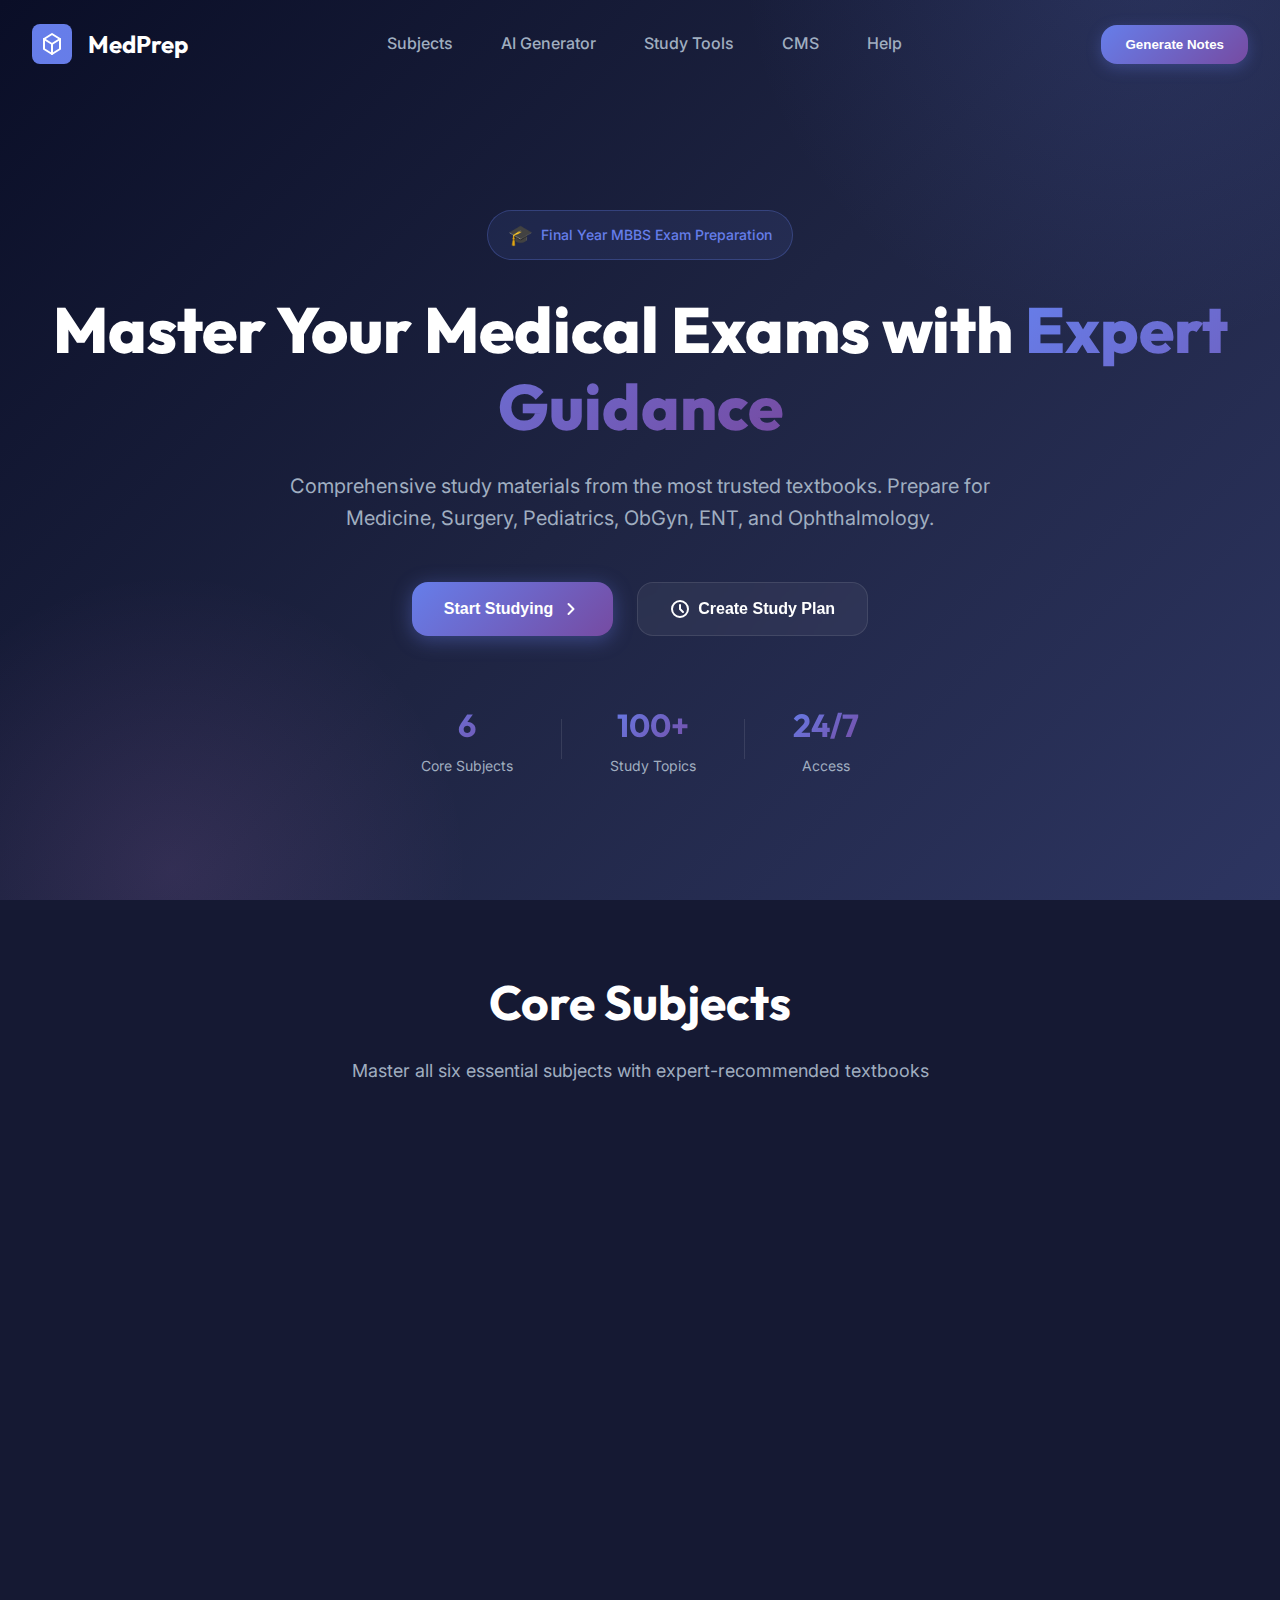
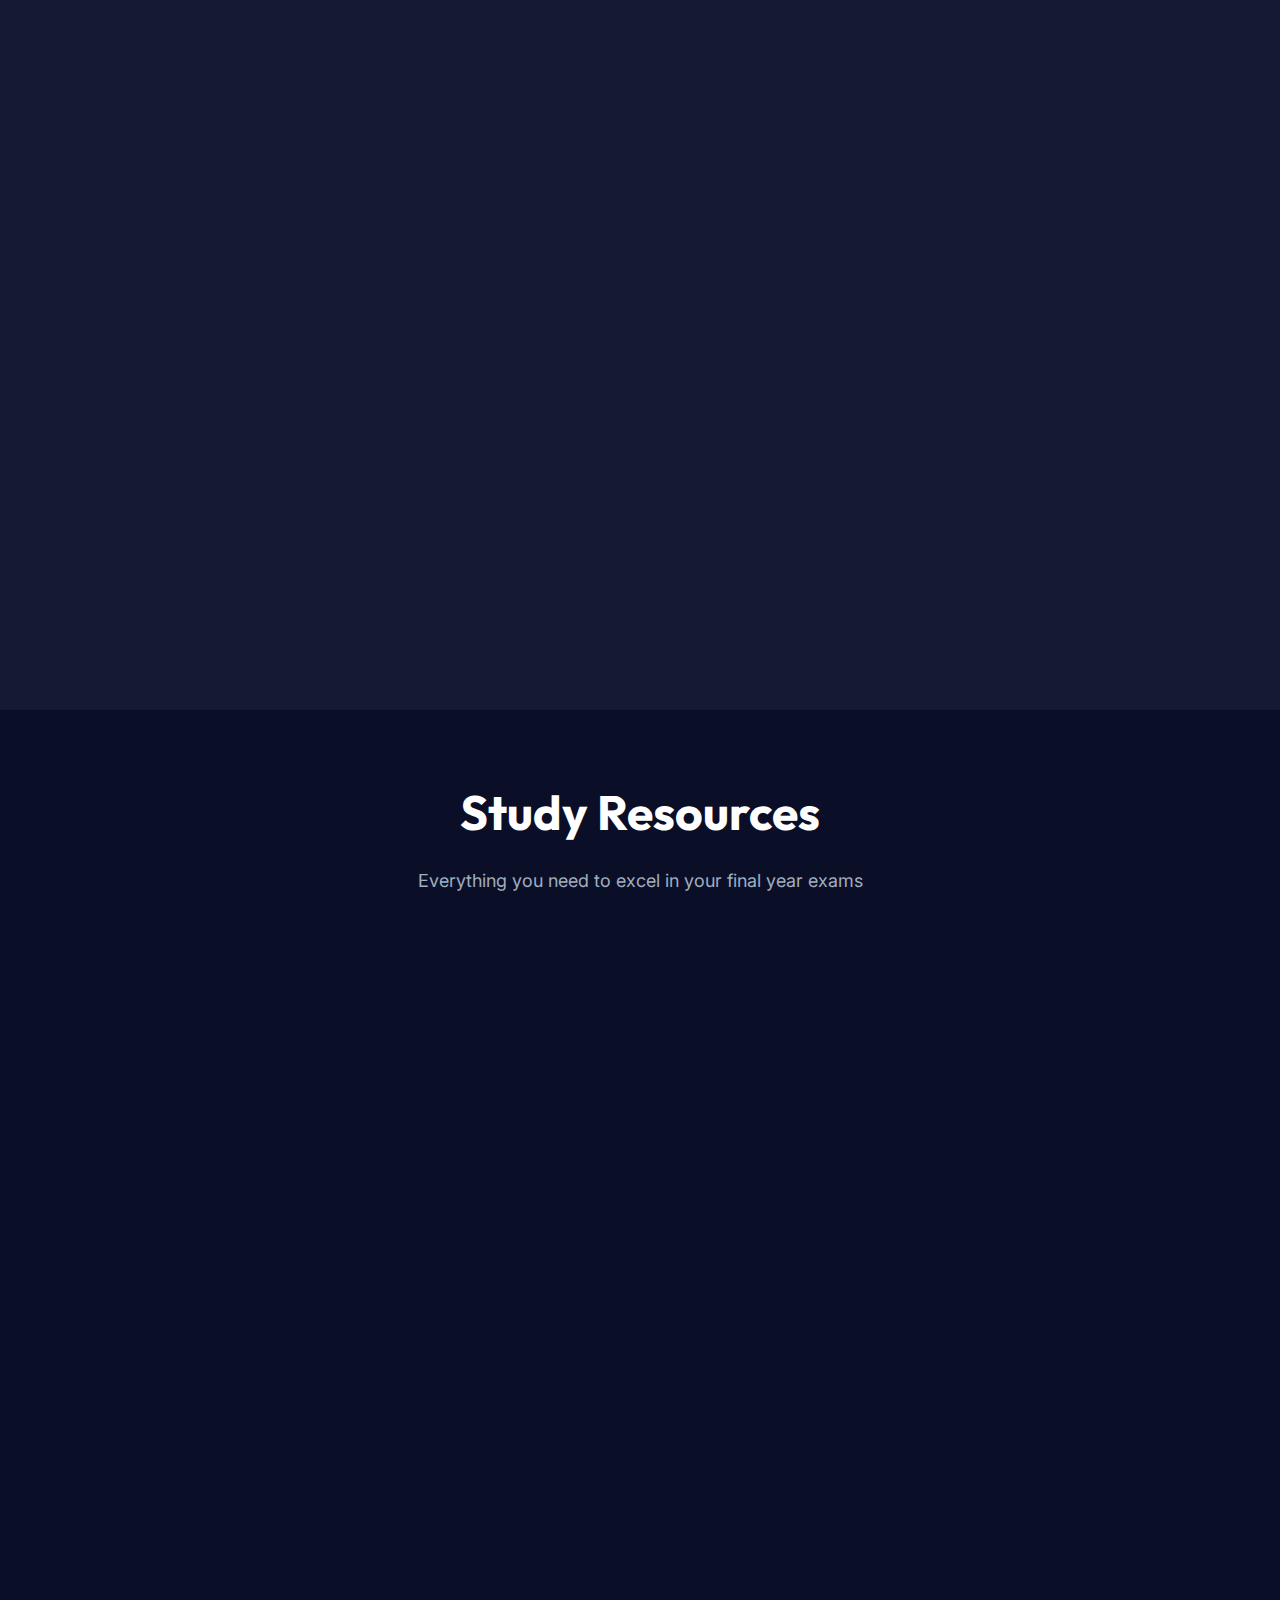
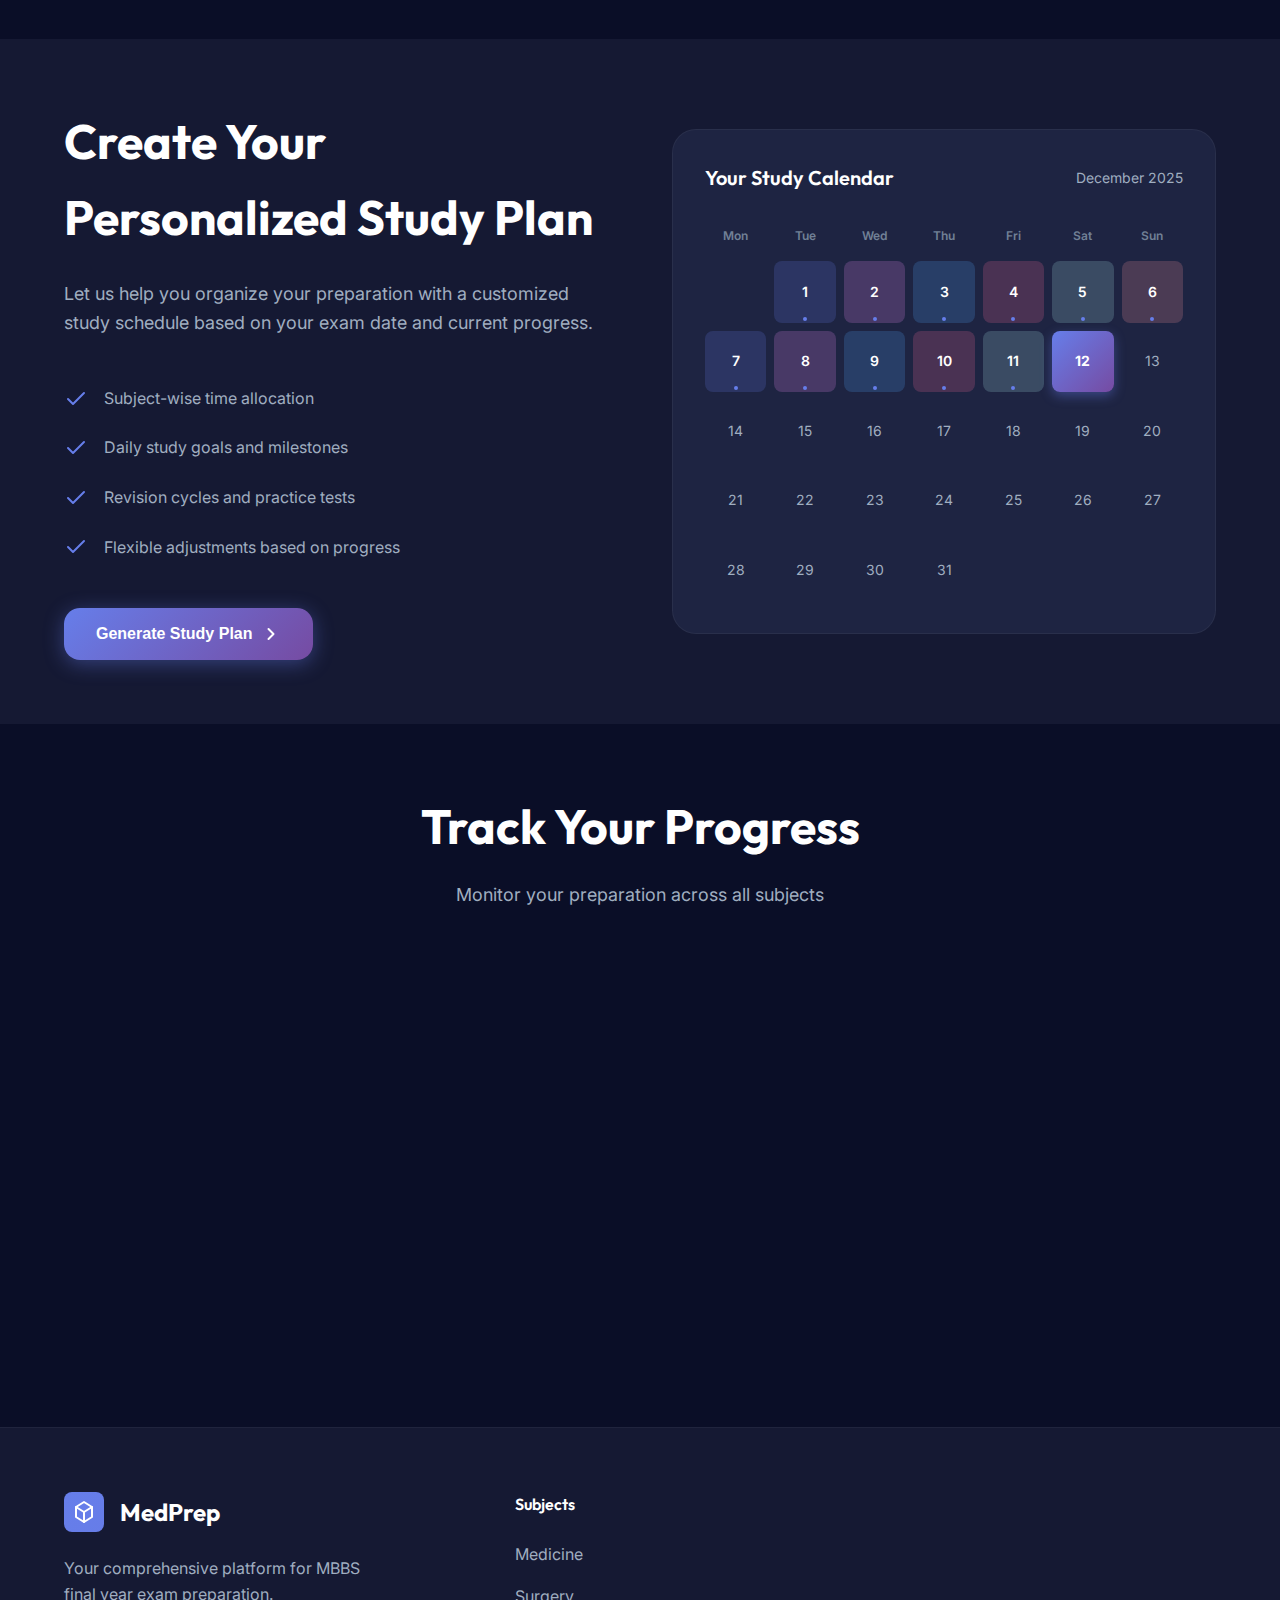
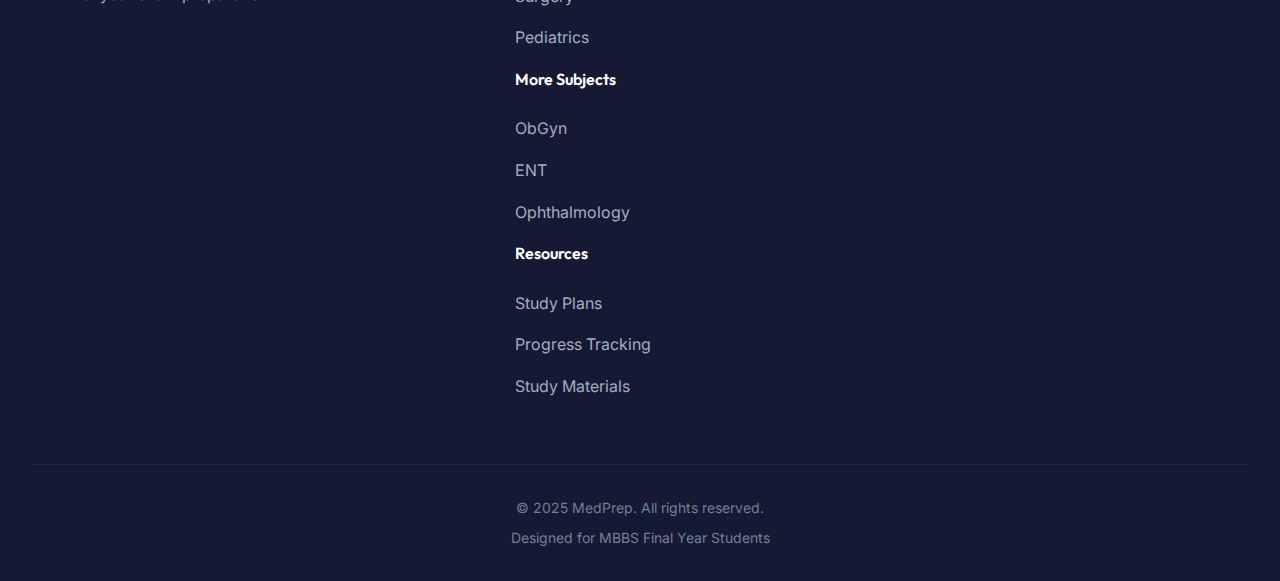
<file: index.html>
<!DOCTYPE html>
<html lang="en">

<head>
    <meta charset="UTF-8">
    <meta name="viewport" content="width=device-width, initial-scale=1.0">
    <title>MBBS Final Year Exam Prep | Master Your Medical Exams</title>
    <meta name="description"
        content="Comprehensive exam preparation platform for final year MBBS students. Study Medicine, Surgery, Pediatrics, ObGyn, ENT, and Ophthalmology with expert-recommended textbooks.">
    <link rel="preconnect" href="https://fonts.googleapis.com">
    <link rel="preconnect" href="https://fonts.gstatic.com" crossorigin>
    <link
        href="https://fonts.googleapis.com/css2?family=Inter:wght@300;400;500;600;700;800&family=Outfit:wght@400;500;600;700;800&display=swap"
        rel="stylesheet">
    <link rel="stylesheet" href="index.css">
</head>

<body>
    <!-- Hero Section -->
    <header class="hero">
        <div class="hero-background"></div>
        <nav class="navbar">
            <div class="nav-container">
                <div class="logo">
                    <svg width="40" height="40" viewBox="0 0 40 40" fill="none" xmlns="http://www.w3.org/2000/svg">
                        <rect width="40" height="40" rx="8" fill="url(#logo-gradient)" />
                        <path d="M20 10L28 15V25L20 30L12 25V15L20 10Z" stroke="white" stroke-width="2"
                            stroke-linecap="round" stroke-linejoin="round" />
                        <path d="M20 20L28 15M20 20L12 15M20 20V30" stroke="white" stroke-width="2"
                            stroke-linecap="round" stroke-linejoin="round" />
                        <defs>
                            <linearGradient id="logo-gradient" x1="0" y1="0" x2="40" y2="40">
                                <stop offset="0%" stop-color="#667eea" />
                                <stop offset="100%" stop-color="#764ba2" />
                            </linearGradient>
                        </defs>
                    </svg>
                    <span>MedPrep</span>
                </div>
                <ul class="nav-links">
                    <li><a href="#subjects">Subjects</a></li>
                    <li><a href="content-generator.html">AI Generator</a></li>
                    <li><a href="study-tools.html">Study Tools</a></li>
                    <li><a href="cms.html">CMS</a></li>
                    <li><a href="help.html">Help</a></li>
                </ul>
                <button class="cta-button" onclick="window.location.href='content-generator.html'">Generate
                    Notes</button>
            </div>
        </nav>

        <div class="hero-content">
            <div class="hero-badge">
                <span class="badge-icon">🎓</span>
                <span>Final Year MBBS Exam Preparation</span>
            </div>
            <h1 class="hero-title">
                Master Your Medical Exams with
                <span class="gradient-text">Expert Guidance</span>
            </h1>
            <p class="hero-subtitle">
                Comprehensive study materials from the most trusted textbooks.
                Prepare for Medicine, Surgery, Pediatrics, ObGyn, ENT, and Ophthalmology.
            </p>
            <div class="hero-actions">
                <button class="primary-button" onclick="scrollToSubjects()">
                    <span>Start Studying</span>
                    <svg width="20" height="20" viewBox="0 0 20 20" fill="none">
                        <path d="M7.5 15L12.5 10L7.5 5" stroke="currentColor" stroke-width="2" stroke-linecap="round"
                            stroke-linejoin="round" />
                    </svg>
                </button>
                <button class="secondary-button" onclick="showStudyPlan()">
                    <svg width="20" height="20" viewBox="0 0 20 20" fill="none">
                        <path
                            d="M10 18C14.4183 18 18 14.4183 18 10C18 5.58172 14.4183 2 10 2C5.58172 2 2 5.58172 2 10C2 14.4183 5.58172 18 10 18Z"
                            stroke="currentColor" stroke-width="2" />
                        <path d="M10 6V10L13 13" stroke="currentColor" stroke-width="2" stroke-linecap="round" />
                    </svg>
                    <span>Create Study Plan</span>
                </button>
            </div>
            <div class="hero-stats">
                <div class="stat-item">
                    <div class="stat-number">6</div>
                    <div class="stat-label">Core Subjects</div>
                </div>
                <div class="stat-divider"></div>
                <div class="stat-item">
                    <div class="stat-number">100+</div>
                    <div class="stat-label">Study Topics</div>
                </div>
                <div class="stat-divider"></div>
                <div class="stat-item">
                    <div class="stat-number">24/7</div>
                    <div class="stat-label">Access</div>
                </div>
            </div>
        </div>
    </header>

    <!-- Subjects Section -->
    <section id="subjects" class="subjects-section">
        <div class="container">
            <div class="section-header">
                <h2 class="section-title">Core Subjects</h2>
                <p class="section-subtitle">Master all six essential subjects with expert-recommended textbooks</p>
            </div>

            <div class="subjects-grid">
                <!-- Medicine -->
                <div class="subject-card" data-subject="medicine">
                    <div class="subject-icon" style="background: linear-gradient(135deg, #667eea 0%, #764ba2 100%);">
                        <svg width="32" height="32" viewBox="0 0 32 32" fill="none">
                            <path
                                d="M16 28C22.6274 28 28 22.6274 28 16C28 9.37258 22.6274 4 16 4C9.37258 4 4 9.37258 4 16C4 22.6274 9.37258 28 16 28Z"
                                stroke="white" stroke-width="2" />
                            <path d="M16 10V22M10 16H22" stroke="white" stroke-width="2" stroke-linecap="round" />
                        </svg>
                    </div>
                    <div class="subject-content">
                        <h3 class="subject-title">Medicine</h3>
                        <p class="subject-author">Reference: Archith Boloor</p>
                        <p class="subject-description">Comprehensive internal medicine covering all major systems and
                            clinical scenarios.</p>
                        <div class="subject-topics">
                            <span class="topic-tag">Cardiology</span>
                            <span class="topic-tag">Respiratory</span>
                            <span class="topic-tag">GIT</span>
                            <span class="topic-tag">+12 more</span>
                        </div>
                    </div>
                    <button class="subject-button" onclick="openSubject('medicine')">
                        <span>Start Learning</span>
                        <svg width="16" height="16" viewBox="0 0 16 16" fill="none">
                            <path d="M6 12L10 8L6 4" stroke="currentColor" stroke-width="2" stroke-linecap="round" />
                        </svg>
                    </button>
                </div>

                <!-- Surgery -->
                <div class="subject-card" data-subject="surgery">
                    <div class="subject-icon" style="background: linear-gradient(135deg, #f093fb 0%, #f5576c 100%);">
                        <svg width="32" height="32" viewBox="0 0 32 32" fill="none">
                            <path d="M8 24L24 8M24 8H14M24 8V18" stroke="white" stroke-width="2" stroke-linecap="round"
                                stroke-linejoin="round" />
                            <path d="M8 24L4 28" stroke="white" stroke-width="2" stroke-linecap="round" />
                        </svg>
                    </div>
                    <div class="subject-content">
                        <h3 class="subject-title">Surgery</h3>
                        <p class="subject-author">Reference: SRB</p>
                        <p class="subject-description">Essential surgical principles, techniques, and clinical
                            management strategies.</p>
                        <div class="subject-topics">
                            <span class="topic-tag">General Surgery</span>
                            <span class="topic-tag">Trauma</span>
                            <span class="topic-tag">Oncology</span>
                            <span class="topic-tag">+10 more</span>
                        </div>
                    </div>
                    <button class="subject-button" onclick="openSubject('surgery')">
                        <span>Start Learning</span>
                        <svg width="16" height="16" viewBox="0 0 16 16" fill="none">
                            <path d="M6 12L10 8L6 4" stroke="currentColor" stroke-width="2" stroke-linecap="round" />
                        </svg>
                    </button>
                    <button class="subject-button" onclick="window.location.href='textbook-srb.html'"
                        style="margin-top: 0.5rem; background: rgba(240, 147, 251, 0.1); border: 1px solid rgba(240, 147, 251, 0.3);">
                        <span>📖 View Textbook</span>
                    </button>
                </div>

                <!-- Pediatrics -->
                <div class="subject-card" data-subject="pediatrics">
                    <div class="subject-icon" style="background: linear-gradient(135deg, #4facfe 0%, #00f2fe 100%);">
                        <svg width="32" height="32" viewBox="0 0 32 32" fill="none">
                            <circle cx="16" cy="10" r="4" stroke="white" stroke-width="2" />
                            <path d="M24 28C24 23.5817 20.4183 20 16 20C11.5817 20 8 23.5817 8 28" stroke="white"
                                stroke-width="2" stroke-linecap="round" />
                        </svg>
                    </div>
                    <div class="subject-content">
                        <h3 class="subject-title">Pediatrics</h3>
                        <p class="subject-author">Reference: OP Ghai</p>
                        <p class="subject-description">Child health, development, and pediatric disease management from
                            birth to adolescence.</p>
                        <div class="subject-topics">
                            <span class="topic-tag">Neonatology</span>
                            <span class="topic-tag">Growth</span>
                            <span class="topic-tag">Immunization</span>
                            <span class="topic-tag">+15 more</span>
                        </div>
                    </div>
                    <button class="subject-button" onclick="openSubject('pediatrics')">
                        <span>Start Learning</span>
                        <svg width="16" height="16" viewBox="0 0 16 16" fill="none">
                            <path d="M6 12L10 8L6 4" stroke="currentColor" stroke-width="2" stroke-linecap="round" />
                        </svg>
                    </button>
                    <button class="subject-button" onclick="window.location.href='textbook-ghai.html'"
                        style="margin-top: 0.5rem; background: rgba(79, 172, 254, 0.1); border: 1px solid rgba(79, 172, 254, 0.3);">
                        <span>📖 View Textbook</span>
                    </button>
                </div>

                <!-- ObGyn -->
                <div class="subject-card" data-subject="obgyn">
                    <div class="subject-icon" style="background: linear-gradient(135deg, #fa709a 0%, #fee140 100%);">
                        <svg width="32" height="32" viewBox="0 0 32 32" fill="none">
                            <path
                                d="M16 28C22.6274 28 28 22.6274 28 16C28 9.37258 22.6274 4 16 4C9.37258 4 4 9.37258 4 16C4 22.6274 9.37258 28 16 28Z"
                                stroke="white" stroke-width="2" />
                            <path
                                d="M12 16C12 13.7909 13.7909 12 16 12C18.2091 12 20 13.7909 20 16C20 18.2091 18.2091 20 16 20"
                                stroke="white" stroke-width="2" stroke-linecap="round" />
                        </svg>
                    </div>
                    <div class="subject-content">
                        <h3 class="subject-title">Obstetrics & Gynecology</h3>
                        <p class="subject-author">Reference: DC Datta</p>
                        <p class="subject-description">Women's health, pregnancy management, and gynecological
                            disorders.</p>
                        <div class="subject-topics">
                            <span class="topic-tag">Antenatal Care</span>
                            <span class="topic-tag">Labor</span>
                            <span class="topic-tag">Gynec Disorders</span>
                            <span class="topic-tag">+14 more</span>
                        </div>
                    </div>
                    <button class="subject-button" onclick="openSubject('obgyn')">
                        <span>Start Learning</span>
                        <svg width="16" height="16" viewBox="0 0 16 16" fill="none">
                            <path d="M6 12L10 8L6 4" stroke="currentColor" stroke-width="2" stroke-linecap="round" />
                        </svg>
                    </button>
                    <button class="subject-button" onclick="window.location.href='textbook-dcdutta.html'"
                        style="margin-top: 0.5rem; background: rgba(250, 112, 154, 0.1); border: 1px solid rgba(250, 112, 154, 0.3);">
                        <span>📖 View Textbook</span>
                    </button>
                </div>

                <!-- ENT -->
                <div class="subject-card" data-subject="ent">
                    <div class="subject-icon" style="background: linear-gradient(135deg, #a8edea 0%, #fed6e3 100%);">
                        <svg width="32" height="32" viewBox="0 0 32 32" fill="none">
                            <path
                                d="M20 16C20 18.2091 18.2091 20 16 20C13.7909 20 12 18.2091 12 16C12 13.7909 13.7909 12 16 12C18.2091 12 20 13.7909 20 16Z"
                                stroke="white" stroke-width="2" />
                            <path d="M16 4V8M16 24V28M28 16H24M8 16H4" stroke="white" stroke-width="2"
                                stroke-linecap="round" />
                        </svg>
                    </div>
                    <div class="subject-content">
                        <h3 class="subject-title">ENT</h3>
                        <p class="subject-author">Reference: PL Dhingra</p>
                        <p class="subject-description">Ear, nose, and throat disorders with clinical examination
                            techniques.</p>
                        <div class="subject-topics">
                            <span class="topic-tag">Otology</span>
                            <span class="topic-tag">Rhinology</span>
                            <span class="topic-tag">Laryngology</span>
                            <span class="topic-tag">+8 more</span>
                        </div>
                    </div>
                    <button class="subject-button" onclick="openSubject('ent')">
                        <span>Start Learning</span>
                        <svg width="16" height="16" viewBox="0 0 16 16" fill="none">
                            <path d="M6 12L10 8L6 4" stroke="currentColor" stroke-width="2" stroke-linecap="round" />
                        </svg>
                    </button>
                </div>

                <!-- Ophthalmology -->
                <div class="subject-card" data-subject="ophthalmology">
                    <div class="subject-icon" style="background: linear-gradient(135deg, #ff9a9e 0%, #fecfef 100%);">
                        <svg width="32" height="32" viewBox="0 0 32 32" fill="none">
                            <path
                                d="M16 20C18.2091 20 20 18.2091 20 16C20 13.7909 18.2091 12 16 12C13.7909 12 12 13.7909 12 16C12 18.2091 13.7909 20 16 20Z"
                                stroke="white" stroke-width="2" />
                            <path d="M4 16C4 16 8 8 16 8C24 8 28 16 28 16C28 16 24 24 16 24C8 24 4 16 4 16Z"
                                stroke="white" stroke-width="2" />
                        </svg>
                    </div>
                    <div class="subject-content">
                        <h3 class="subject-title">Ophthalmology</h3>
                        <p class="subject-author">Reference: AK Khurana</p>
                        <p class="subject-description">Eye diseases, visual disorders, and ophthalmic examination
                            methods.</p>
                        <div class="subject-topics">
                            <span class="topic-tag">Refraction</span>
                            <span class="topic-tag">Cataract</span>
                            <span class="topic-tag">Glaucoma</span>
                            <span class="topic-tag">+11 more</span>
                        </div>
                    </div>
                    <button class="subject-button" onclick="openSubject('ophthalmology')">
                        <span>Start Learning</span>
                        <svg width="16" height="16" viewBox="0 0 16 16" fill="none">
                            <path d="M6 12L10 8L6 4" stroke="currentColor" stroke-width="2" stroke-linecap="round" />
                        </svg>
                    </button>
                </div>
            </div>
        </div>
    </section>

    <!-- Features Section -->
    <section id="resources" class="features-section">
        <div class="container">
            <div class="section-header">
                <h2 class="section-title">Study Resources</h2>
                <p class="section-subtitle">Everything you need to excel in your final year exams</p>
            </div>

            <div class="features-grid">
                <div class="feature-card">
                    <div class="feature-icon">📚</div>
                    <h3>Comprehensive Notes</h3>
                    <p>Detailed chapter-wise notes from all recommended textbooks, organized for easy revision.</p>
                </div>

                <div class="feature-card">
                    <div class="feature-icon">🎯</div>
                    <h3>Practice Questions</h3>
                    <p>Extensive question banks with detailed explanations to test your knowledge.</p>
                </div>

                <div class="feature-card">
                    <div class="feature-icon">📊</div>
                    <h3>Progress Tracking</h3>
                    <p>Monitor your study progress across all subjects with detailed analytics.</p>
                </div>

                <div class="feature-card">
                    <div class="feature-icon">⏰</div>
                    <h3>Study Schedules</h3>
                    <p>Customizable study plans tailored to your exam timeline and learning pace.</p>
                </div>

                <div class="feature-card">
                    <div class="feature-icon">🔍</div>
                    <h3>Quick Revision</h3>
                    <p>High-yield topics and mnemonics for last-minute exam preparation.</p>
                </div>

                <div class="feature-card">
                    <div class="feature-icon">💡</div>
                    <h3>Clinical Cases</h3>
                    <p>Real-world clinical scenarios to enhance your diagnostic and management skills.</p>
                </div>
            </div>
        </div>
    </section>

    <!-- Study Plan Section -->
    <section id="study-plan" class="study-plan-section">
        <div class="container">
            <div class="study-plan-content">
                <div class="study-plan-text">
                    <h2 class="section-title">Create Your Personalized Study Plan</h2>
                    <p class="section-subtitle">Let us help you organize your preparation with a customized study
                        schedule based on your exam date and current progress.</p>

                    <div class="plan-features">
                        <div class="plan-feature">
                            <svg width="24" height="24" viewBox="0 0 24 24" fill="none">
                                <path d="M20 6L9 17L4 12" stroke="#667eea" stroke-width="2" stroke-linecap="round"
                                    stroke-linejoin="round" />
                            </svg>
                            <span>Subject-wise time allocation</span>
                        </div>
                        <div class="plan-feature">
                            <svg width="24" height="24" viewBox="0 0 24 24" fill="none">
                                <path d="M20 6L9 17L4 12" stroke="#667eea" stroke-width="2" stroke-linecap="round"
                                    stroke-linejoin="round" />
                            </svg>
                            <span>Daily study goals and milestones</span>
                        </div>
                        <div class="plan-feature">
                            <svg width="24" height="24" viewBox="0 0 24 24" fill="none">
                                <path d="M20 6L9 17L4 12" stroke="#667eea" stroke-width="2" stroke-linecap="round"
                                    stroke-linejoin="round" />
                            </svg>
                            <span>Revision cycles and practice tests</span>
                        </div>
                        <div class="plan-feature">
                            <svg width="24" height="24" viewBox="0 0 24 24" fill="none">
                                <path d="M20 6L9 17L4 12" stroke="#667eea" stroke-width="2" stroke-linecap="round"
                                    stroke-linejoin="round" />
                            </svg>
                            <span>Flexible adjustments based on progress</span>
                        </div>
                    </div>

                    <button class="primary-button" onclick="showStudyPlan()">
                        <span>Generate Study Plan</span>
                        <svg width="20" height="20" viewBox="0 0 20 20" fill="none">
                            <path d="M7.5 15L12.5 10L7.5 5" stroke="currentColor" stroke-width="2"
                                stroke-linecap="round" stroke-linejoin="round" />
                        </svg>
                    </button>
                </div>

                <div class="study-plan-visual">
                    <div class="calendar-card">
                        <div class="calendar-header">
                            <h4>Your Study Calendar</h4>
                            <span class="calendar-month">December 2025</span>
                        </div>
                        <div class="calendar-grid">
                            <div class="calendar-day">Mon</div>
                            <div class="calendar-day">Tue</div>
                            <div class="calendar-day">Wed</div>
                            <div class="calendar-day">Thu</div>
                            <div class="calendar-day">Fri</div>
                            <div class="calendar-day">Sat</div>
                            <div class="calendar-day">Sun</div>

                            <div class="calendar-date"></div>
                            <div class="calendar-date active" data-subject="medicine">1</div>
                            <div class="calendar-date active" data-subject="surgery">2</div>
                            <div class="calendar-date active" data-subject="pediatrics">3</div>
                            <div class="calendar-date active" data-subject="obgyn">4</div>
                            <div class="calendar-date active" data-subject="ent">5</div>
                            <div class="calendar-date active" data-subject="ophthalmology">6</div>
                            <div class="calendar-date active" data-subject="medicine">7</div>
                            <div class="calendar-date active" data-subject="surgery">8</div>
                            <div class="calendar-date active" data-subject="pediatrics">9</div>
                            <div class="calendar-date active" data-subject="obgyn">10</div>
                            <div class="calendar-date active" data-subject="ent">11</div>
                            <div class="calendar-date current">12</div>
                            <div class="calendar-date">13</div>
                            <div class="calendar-date">14</div>
                            <div class="calendar-date">15</div>
                            <div class="calendar-date">16</div>
                            <div class="calendar-date">17</div>
                            <div class="calendar-date">18</div>
                            <div class="calendar-date">19</div>
                            <div class="calendar-date">20</div>
                            <div class="calendar-date">21</div>
                            <div class="calendar-date">22</div>
                            <div class="calendar-date">23</div>
                            <div class="calendar-date">24</div>
                            <div class="calendar-date">25</div>
                            <div class="calendar-date">26</div>
                            <div class="calendar-date">27</div>
                            <div class="calendar-date">28</div>
                            <div class="calendar-date">29</div>
                            <div class="calendar-date">30</div>
                            <div class="calendar-date">31</div>
                        </div>
                    </div>
                </div>
            </div>
        </div>
    </section>

    <!-- Progress Section -->
    <section id="progress" class="progress-section">
        <div class="container">
            <div class="section-header">
                <h2 class="section-title">Track Your Progress</h2>
                <p class="section-subtitle">Monitor your preparation across all subjects</p>
            </div>

            <div class="progress-grid">
                <div class="progress-card">
                    <div class="progress-header">
                        <h4>Medicine</h4>
                        <span class="progress-percentage">65%</span>
                    </div>
                    <div class="progress-bar">
                        <div class="progress-fill"
                            style="width: 65%; background: linear-gradient(90deg, #667eea 0%, #764ba2 100%);"></div>
                    </div>
                    <p class="progress-info">13 of 20 chapters completed</p>
                </div>

                <div class="progress-card">
                    <div class="progress-header">
                        <h4>Surgery</h4>
                        <span class="progress-percentage">48%</span>
                    </div>
                    <div class="progress-bar">
                        <div class="progress-fill"
                            style="width: 48%; background: linear-gradient(90deg, #f093fb 0%, #f5576c 100%);"></div>
                    </div>
                    <p class="progress-info">10 of 21 chapters completed</p>
                </div>

                <div class="progress-card">
                    <div class="progress-header">
                        <h4>Pediatrics</h4>
                        <span class="progress-percentage">72%</span>
                    </div>
                    <div class="progress-bar">
                        <div class="progress-fill"
                            style="width: 72%; background: linear-gradient(90deg, #4facfe 0%, #00f2fe 100%);"></div>
                    </div>
                    <p class="progress-info">18 of 25 chapters completed</p>
                </div>

                <div class="progress-card">
                    <div class="progress-header">
                        <h4>ObGyn</h4>
                        <span class="progress-percentage">55%</span>
                    </div>
                    <div class="progress-bar">
                        <div class="progress-fill"
                            style="width: 55%; background: linear-gradient(90deg, #fa709a 0%, #fee140 100%);"></div>
                    </div>
                    <p class="progress-info">11 of 20 chapters completed</p>
                </div>

                <div class="progress-card">
                    <div class="progress-header">
                        <h4>ENT</h4>
                        <span class="progress-percentage">80%</span>
                    </div>
                    <div class="progress-bar">
                        <div class="progress-fill"
                            style="width: 80%; background: linear-gradient(90deg, #a8edea 0%, #fed6e3 100%);"></div>
                    </div>
                    <p class="progress-info">12 of 15 chapters completed</p>
                </div>

                <div class="progress-card">
                    <div class="progress-header">
                        <h4>Ophthalmology</h4>
                        <span class="progress-percentage">60%</span>
                    </div>
                    <div class="progress-bar">
                        <div class="progress-fill"
                            style="width: 60%; background: linear-gradient(90deg, #ff9a9e 0%, #fecfef 100%);"></div>
                    </div>
                    <p class="progress-info">9 of 15 chapters completed</p>
                </div>
            </div>
        </div>
    </section>

    <!-- Footer -->
    <footer class="footer">
        <div class="container">
            <div class="footer-content">
                <div class="footer-brand">
                    <div class="logo">
                        <svg width="40" height="40" viewBox="0 0 40 40" fill="none" xmlns="http://www.w3.org/2000/svg">
                            <rect width="40" height="40" rx="8" fill="url(#footer-logo-gradient)" />
                            <path d="M20 10L28 15V25L20 30L12 25V15L20 10Z" stroke="white" stroke-width="2"
                                stroke-linecap="round" stroke-linejoin="round" />
                            <path d="M20 20L28 15M20 20L12 15M20 20V30" stroke="white" stroke-width="2"
                                stroke-linecap="round" stroke-linejoin="round" />
                            <defs>
                                <linearGradient id="footer-logo-gradient" x1="0" y1="0" x2="40" y2="40">
                                    <stop offset="0%" stop-color="#667eea" />
                                    <stop offset="100%" stop-color="#764ba2" />
                                </linearGradient>
                            </defs>
                        </svg>
                        <span>MedPrep</span>
                    </div>
                    <p>Your comprehensive platform for MBBS final year exam preparation.</p>
                </div>

                <div class="footer-links">
                    <div class="footer-column">
                        <h4>Subjects</h4>
                        <ul>
                            <li><a href="#" onclick="openSubject('medicine')">Medicine</a></li>
                            <li><a href="#" onclick="openSubject('surgery')">Surgery</a></li>
                            <li><a href="#" onclick="openSubject('pediatrics')">Pediatrics</a></li>
                        </ul>
                    </div>

                    <div class="footer-column">
                        <h4>More Subjects</h4>
                        <ul>
                            <li><a href="#" onclick="openSubject('obgyn')">ObGyn</a></li>
                            <li><a href="#" onclick="openSubject('ent')">ENT</a></li>
                            <li><a href="#" onclick="openSubject('ophthalmology')">Ophthalmology</a></li>
                        </ul>
                    </div>

                    <div class="footer-column">
                        <h4>Resources</h4>
                        <ul>
                            <li><a href="#study-plan">Study Plans</a></li>
                            <li><a href="#progress">Progress Tracking</a></li>
                            <li><a href="#resources">Study Materials</a></li>
                        </ul>
                    </div>
                </div>
            </div>

            <div class="footer-bottom">
                <p>&copy; 2025 MedPrep. All rights reserved.</p>
                <p>Designed for MBBS Final Year Students</p>
            </div>
        </div>
    </footer>

    <!-- Modal for Study Plan -->
    <div id="studyPlanModal" class="modal">
        <div class="modal-content">
            <div class="modal-header">
                <h3>Create Your Study Plan</h3>
                <button class="modal-close" onclick="closeModal()">&times;</button>
            </div>
            <div class="modal-body">
                <form id="studyPlanForm">
                    <div class="form-group">
                        <label for="examDate">Exam Date</label>
                        <input type="date" id="examDate" required>
                    </div>

                    <div class="form-group">
                        <label for="studyHours">Daily Study Hours</label>
                        <input type="number" id="studyHours" min="1" max="16" value="6" required>
                    </div>

                    <div class="form-group">
                        <label>Priority Subjects (Select up to 3)</label>
                        <div class="checkbox-group">
                            <label class="checkbox-label">
                                <input type="checkbox" name="priority" value="medicine">
                                <span>Medicine</span>
                            </label>
                            <label class="checkbox-label">
                                <input type="checkbox" name="priority" value="surgery">
                                <span>Surgery</span>
                            </label>
                            <label class="checkbox-label">
                                <input type="checkbox" name="priority" value="pediatrics">
                                <span>Pediatrics</span>
                            </label>
                            <label class="checkbox-label">
                                <input type="checkbox" name="priority" value="obgyn">
                                <span>ObGyn</span>
                            </label>
                            <label class="checkbox-label">
                                <input type="checkbox" name="priority" value="ent">
                                <span>ENT</span>
                            </label>
                            <label class="checkbox-label">
                                <input type="checkbox" name="priority" value="ophthalmology">
                                <span>Ophthalmology</span>
                            </label>
                        </div>
                    </div>

                    <button type="submit" class="primary-button">
                        <span>Generate Plan</span>
                        <svg width="20" height="20" viewBox="0 0 20 20" fill="none">
                            <path d="M7.5 15L12.5 10L7.5 5" stroke="currentColor" stroke-width="2"
                                stroke-linecap="round" stroke-linejoin="round" />
                        </svg>
                    </button>
                </form>
            </div>
        </div>
    </div>

    <script src="script.js"></script>
</body>

</html>
</file>
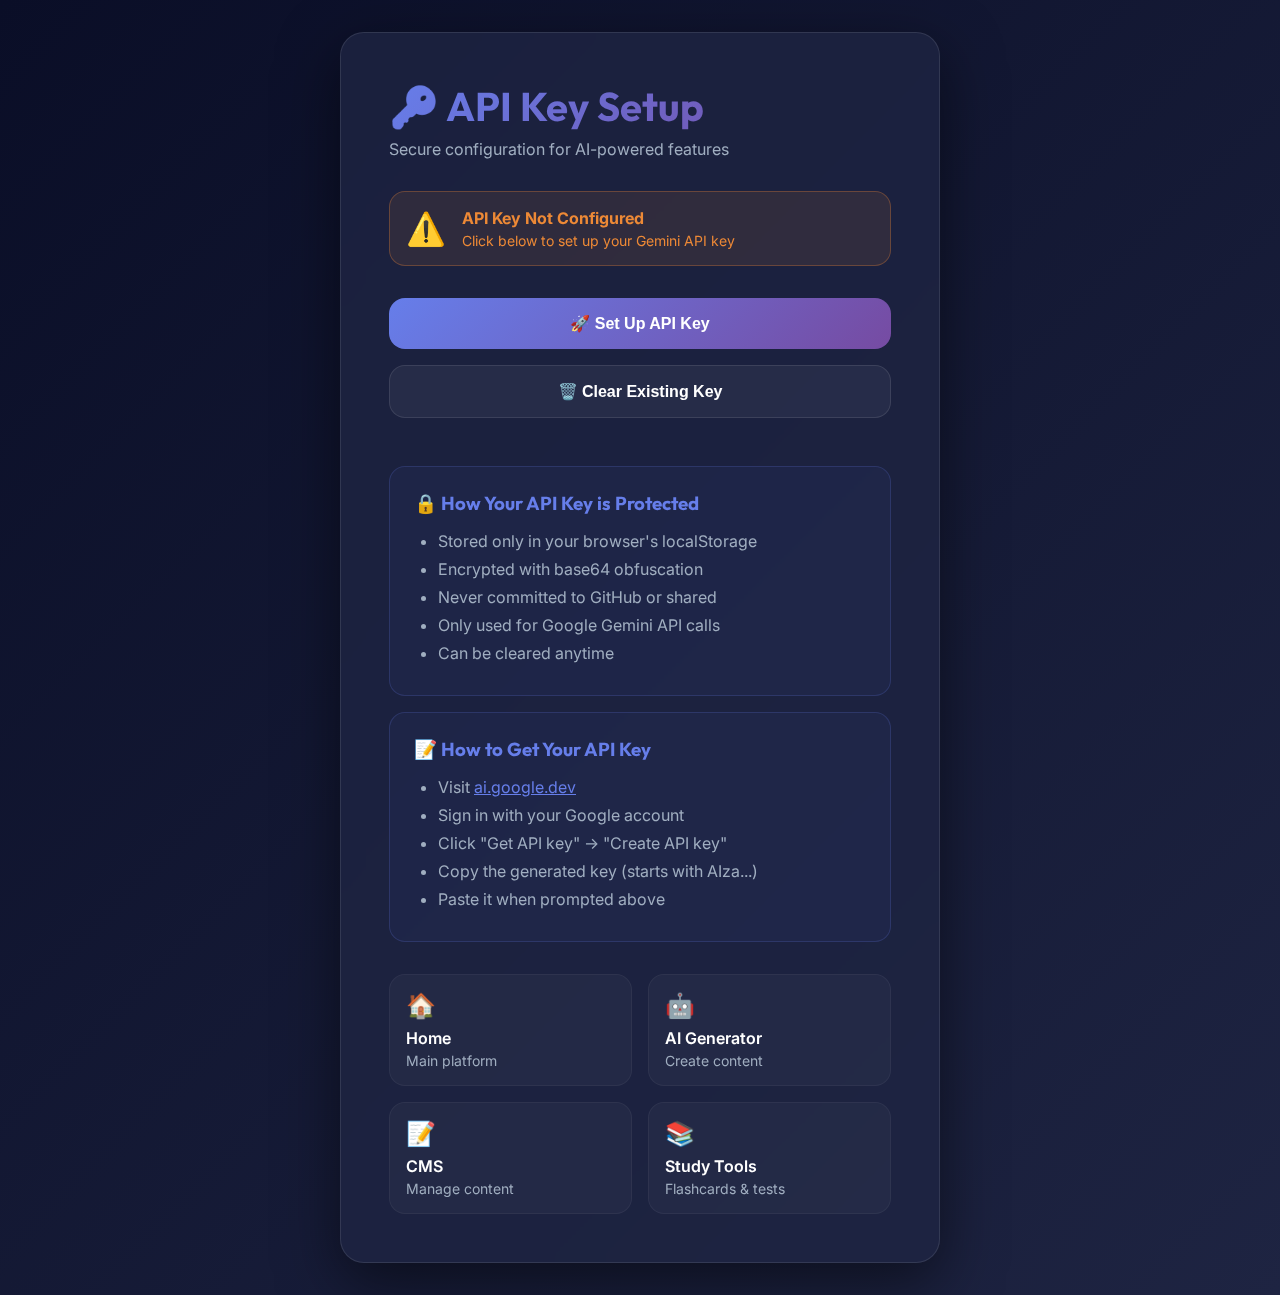
<file: api-setup.html>
<!DOCTYPE html>
<html lang="en">

<head>
    <meta charset="UTF-8">
    <meta name="viewport" content="width=device-width, initial-scale=1.0">
    <title>API Key Setup - Mehraab MBBS Exam Prep</title>
    <link rel="preconnect" href="https://fonts.googleapis.com">
    <link rel="preconnect" href="https://fonts.gstatic.com" crossorigin>
    <link
        href="https://fonts.googleapis.com/css2?family=Inter:wght@300;400;500;600;700;800&family=Outfit:wght@400;500;600;700;800&display=swap"
        rel="stylesheet">
    <script src="api-key-manager.js"></script>
    <style>
        * {
            margin: 0;
            padding: 0;
            box-sizing: border-box;
        }

        body {
            font-family: 'Inter', sans-serif;
            background: linear-gradient(135deg, #0a0e27 0%, #1e2442 100%);
            color: #ffffff;
            min-height: 100vh;
            display: flex;
            align-items: center;
            justify-content: center;
            padding: 2rem;
        }

        .container {
            max-width: 600px;
            width: 100%;
        }

        .card {
            background: rgba(30, 36, 66, 0.8);
            backdrop-filter: blur(10px);
            border-radius: 1.5rem;
            padding: 3rem;
            border: 1px solid rgba(255, 255, 255, 0.1);
            box-shadow: 0 20px 60px rgba(0, 0, 0, 0.5);
        }

        h1 {
            font-family: 'Outfit', sans-serif;
            font-size: 2.5rem;
            margin-bottom: 0.5rem;
            background: linear-gradient(135deg, #667eea 0%, #764ba2 100%);
            -webkit-background-clip: text;
            -webkit-text-fill-color: transparent;
        }

        .subtitle {
            color: #a0aec0;
            margin-bottom: 2rem;
        }

        .status {
            padding: 1rem;
            border-radius: 1rem;
            margin-bottom: 2rem;
            display: flex;
            align-items: center;
            gap: 1rem;
        }

        .status.success {
            background: rgba(72, 187, 120, 0.1);
            border: 1px solid rgba(72, 187, 120, 0.3);
            color: #48bb78;
        }

        .status.warning {
            background: rgba(237, 137, 54, 0.1);
            border: 1px solid rgba(237, 137, 54, 0.3);
            color: #ed8936;
        }

        .status-icon {
            font-size: 2rem;
        }

        .btn {
            width: 100%;
            padding: 1rem 2rem;
            border-radius: 1rem;
            font-weight: 600;
            font-size: 1rem;
            cursor: pointer;
            transition: all 0.3s ease;
            border: none;
            margin-bottom: 1rem;
        }

        .btn-primary {
            background: linear-gradient(135deg, #667eea 0%, #764ba2 100%);
            color: white;
        }

        .btn-primary:hover {
            transform: translateY(-2px);
            box-shadow: 0 6px 20px rgba(102, 126, 234, 0.4);
        }

        .btn-secondary {
            background: rgba(255, 255, 255, 0.05);
            color: white;
            border: 1px solid rgba(255, 255, 255, 0.1);
        }

        .btn-secondary:hover {
            background: rgba(255, 255, 255, 0.1);
        }

        .info-box {
            background: rgba(102, 126, 234, 0.05);
            border: 1px solid rgba(102, 126, 234, 0.2);
            border-radius: 1rem;
            padding: 1.5rem;
            margin-top: 2rem;
        }

        .info-box h3 {
            font-family: 'Outfit', sans-serif;
            margin-bottom: 1rem;
            color: #667eea;
        }

        .info-box ul {
            padding-left: 1.5rem;
            color: #a0aec0;
        }

        .info-box li {
            margin-bottom: 0.5rem;
        }

        .links {
            display: grid;
            grid-template-columns: 1fr 1fr;
            gap: 1rem;
            margin-top: 2rem;
        }

        .link-card {
            background: rgba(255, 255, 255, 0.03);
            padding: 1rem;
            border-radius: 1rem;
            border: 1px solid rgba(255, 255, 255, 0.05);
            text-decoration: none;
            color: white;
            transition: all 0.3s ease;
        }

        .link-card:hover {
            background: rgba(102, 126, 234, 0.1);
            border-color: rgba(102, 126, 234, 0.3);
            transform: translateY(-2px);
        }

        .link-card .icon {
            font-size: 1.5rem;
            margin-bottom: 0.5rem;
        }

        .link-card .title {
            font-weight: 600;
            margin-bottom: 0.25rem;
        }

        .link-card .desc {
            font-size: 0.875rem;
            color: #a0aec0;
        }
    </style>
</head>

<body>
    <div class="container">
        <div class="card">
            <h1>🔑 API Key Setup</h1>
            <p class="subtitle">Secure configuration for AI-powered features</p>

            <div id="statusBox" class="status warning">
                <span class="status-icon">⚠️</span>
                <div>
                    <strong>API Key Not Configured</strong>
                    <p style="font-size: 0.875rem; margin-top: 0.25rem;">Click below to set up your Gemini API key</p>
                </div>
            </div>

            <button class="btn btn-primary" onclick="setupAPIKey()">
                🚀 Set Up API Key
            </button>

            <button class="btn btn-secondary" onclick="clearAPIKey()">
                🗑️ Clear Existing Key
            </button>

            <div class="info-box">
                <h3>🔒 How Your API Key is Protected</h3>
                <ul>
                    <li>Stored only in your browser's localStorage</li>
                    <li>Encrypted with base64 obfuscation</li>
                    <li>Never committed to GitHub or shared</li>
                    <li>Only used for Google Gemini API calls</li>
                    <li>Can be cleared anytime</li>
                </ul>
            </div>

            <div class="info-box" style="margin-top: 1rem;">
                <h3>📝 How to Get Your API Key</h3>
                <ul>
                    <li>Visit <a href="https://ai.google.dev" target="_blank" style="color: #667eea;">ai.google.dev</a>
                    </li>
                    <li>Sign in with your Google account</li>
                    <li>Click "Get API key" → "Create API key"</li>
                    <li>Copy the generated key (starts with AIza...)</li>
                    <li>Paste it when prompted above</li>
                </ul>
            </div>

            <div class="links">
                <a href="index.html" class="link-card">
                    <div class="icon">🏠</div>
                    <div class="title">Home</div>
                    <div class="desc">Main platform</div>
                </a>
                <a href="content-generator.html" class="link-card">
                    <div class="icon">🤖</div>
                    <div class="title">AI Generator</div>
                    <div class="desc">Create content</div>
                </a>
                <a href="cms.html" class="link-card">
                    <div class="icon">📝</div>
                    <div class="title">CMS</div>
                    <div class="desc">Manage content</div>
                </a>
                <a href="study-tools.html" class="link-card">
                    <div class="icon">📚</div>
                    <div class="title">Study Tools</div>
                    <div class="desc">Flashcards & tests</div>
                </a>
            </div>
        </div>
    </div>

    <script>
        // Check API key status on load
        function checkAPIKeyStatus() {
            const hasKey = window.apiKeyManager.hasAPIKey();
            const statusBox = document.getElementById('statusBox');

            if (hasKey) {
                statusBox.className = 'status success';
                statusBox.innerHTML = `
                    <span class="status-icon">✅</span>
                    <div>
                        <strong>API Key Configured</strong>
                        <p style="font-size: 0.875rem; margin-top: 0.25rem;">You're all set to use AI features!</p>
                    </div>
                `;
            }
        }

        async function setupAPIKey() {
            try {
                await window.apiKeyManager.promptForAPIKey();
                checkAPIKeyStatus();
                alert('✅ API key saved successfully! You can now use AI-powered features.');
            } catch (error) {
                if (error.message !== 'User cancelled API key setup') {
                    alert('❌ Error: ' + error.message);
                }
            }
        }

        function clearAPIKey() {
            if (confirm('Are you sure you want to clear your API key? You will need to enter it again to use AI features.')) {
                window.apiKeyManager.clearAPIKey();
                checkAPIKeyStatus();
                alert('✅ API key cleared successfully.');
            }
        }

        // Check status on page load
        window.addEventListener('DOMContentLoaded', checkAPIKeyStatus);
    </script>
</body>

</html>
</file>
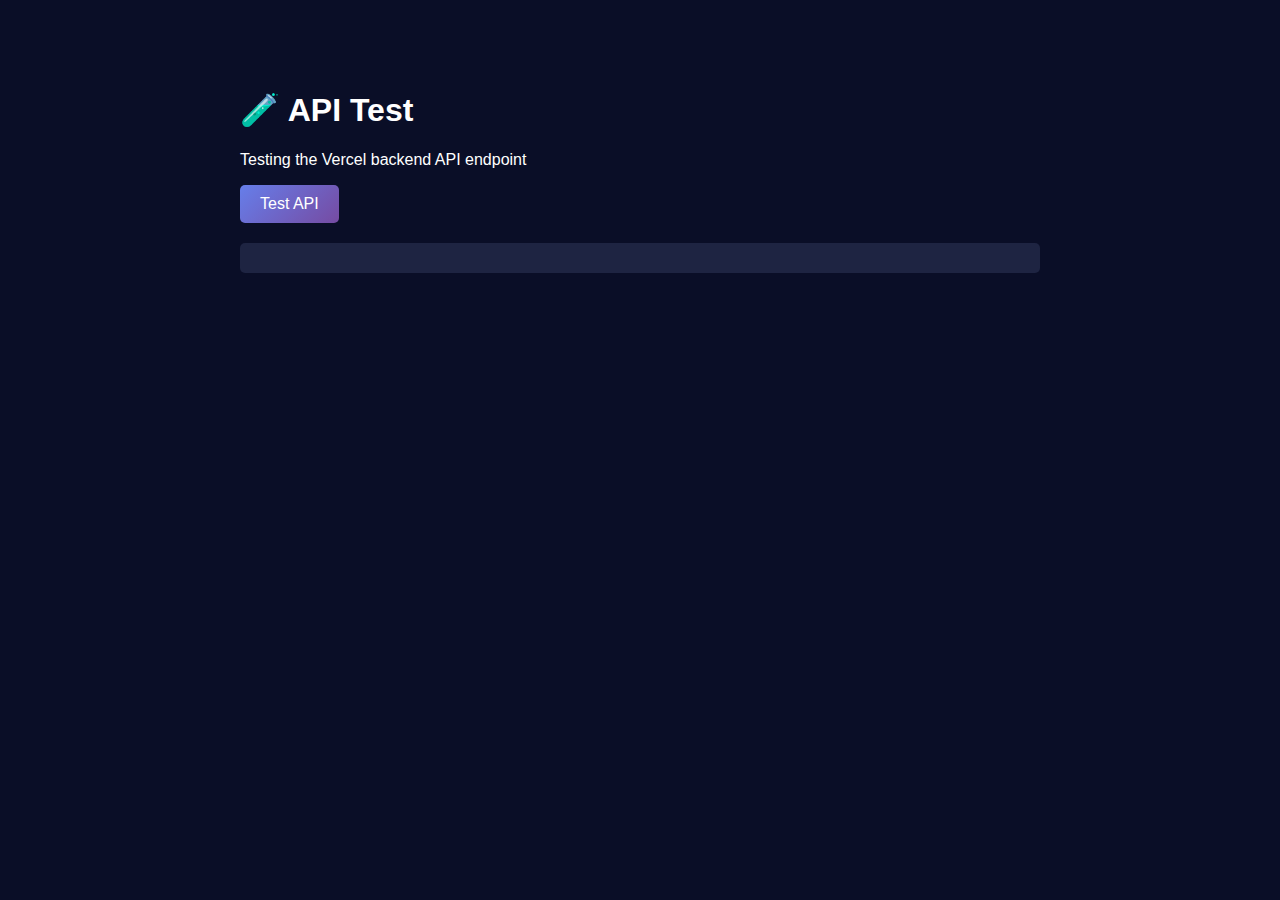
<file: api-test.html>
<!DOCTYPE html>
<html lang="en">

<head>
    <meta charset="UTF-8">
    <meta name="viewport" content="width=device-width, initial-scale=1.0">
    <title>API Test - Mehraab</title>
    <style>
        body {
            font-family: Arial, sans-serif;
            max-width: 800px;
            margin: 50px auto;
            padding: 20px;
            background: #0a0e27;
            color: white;
        }

        button {
            padding: 10px 20px;
            background: linear-gradient(135deg, #667eea 0%, #764ba2 100%);
            color: white;
            border: none;
            border-radius: 5px;
            cursor: pointer;
            font-size: 16px;
        }

        #result {
            margin-top: 20px;
            padding: 15px;
            background: #1e2442;
            border-radius: 5px;
            white-space: pre-wrap;
        }
    </style>
</head>

<body>
    <h1>🧪 API Test</h1>
    <p>Testing the Vercel backend API endpoint</p>

    <button onclick="testAPI()">Test API</button>

    <div id="result"></div>

    <script>
        async function testAPI() {
            const resultDiv = document.getElementById('result');
            resultDiv.textContent = 'Testing...';

            try {
                const response = await fetch('https://mehraab-2kz02l2g4-musaddique-qazis-projects.vercel.app/api/generate', {
                    method: 'POST',
                    headers: {
                        'Content-Type': 'application/json',
                    },
                    body: JSON.stringify({
                        prompt: 'What is the MONA protocol for acute MI? Answer in one sentence.'
                    })
                });

                const data = await response.json();
                resultDiv.textContent = JSON.stringify(data, null, 2);

                if (data.success) {
                    resultDiv.textContent += '\n\n✅ API IS WORKING!\n\nGenerated text:\n' + data.text;
                }
            } catch (error) {
                resultDiv.textContent = '❌ Error: ' + error.message;
            }
        }
    </script>
</body>

</html>
</file>
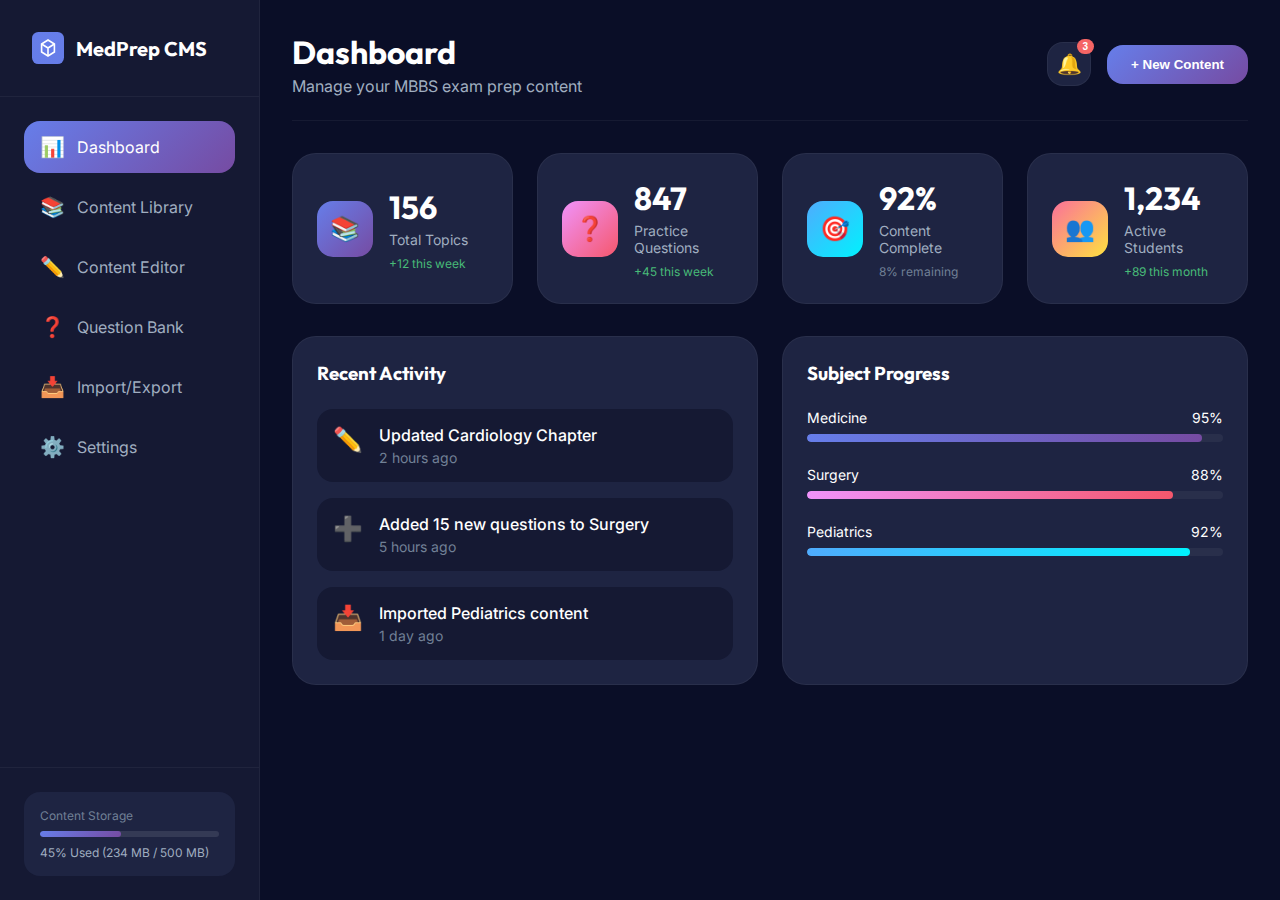
<file: cms.html>
<!DOCTYPE html>
<html lang="en">

<head>
    <meta charset="UTF-8">
    <meta name="viewport" content="width=device-width, initial-scale=1.0">
    <title>Content Management System - MBBS Exam Prep</title>
    <link rel="preconnect" href="https://fonts.googleapis.com">
    <link rel="preconnect" href="https://fonts.gstatic.com" crossorigin>
    <link
        href="https://fonts.googleapis.com/css2?family=Inter:wght@300;400;500;600;700;800&family=Outfit:wght@400;500;600;700;800&display=swap"
        rel="stylesheet">
    <link rel="stylesheet" href="cms-styles.css">
</head>

<body>
    <div class="app-container">
        <!-- Sidebar -->
        <aside class="sidebar">
            <div class="sidebar-header">
                <div class="logo">
                    <svg width="32" height="32" viewBox="0 0 40 40" fill="none">
                        <rect width="40" height="40" rx="8" fill="url(#logo-gradient)" />
                        <path d="M20 10L28 15V25L20 30L12 25V15L20 10Z" stroke="white" stroke-width="2" />
                        <path d="M20 20L28 15M20 20L12 15M20 20V30" stroke="white" stroke-width="2" />
                        <defs>
                            <linearGradient id="logo-gradient" x1="0" y1="0" x2="40" y2="40">
                                <stop offset="0%" stop-color="#667eea" />
                                <stop offset="100%" stop-color="#764ba2" />
                            </linearGradient>
                        </defs>
                    </svg>
                    <span>MedPrep CMS</span>
                </div>
            </div>

            <nav class="sidebar-nav">
                <a href="#" class="nav-item active" onclick="showView('dashboard')">
                    <span class="icon">📊</span>
                    <span>Dashboard</span>
                </a>
                <a href="#" class="nav-item" onclick="showView('content')">
                    <span class="icon">📚</span>
                    <span>Content Library</span>
                </a>
                <a href="#" class="nav-item" onclick="showView('editor')">
                    <span class="icon">✏️</span>
                    <span>Content Editor</span>
                </a>
                <a href="#" class="nav-item" onclick="showView('questions')">
                    <span class="icon">❓</span>
                    <span>Question Bank</span>
                </a>
                <a href="#" class="nav-item" onclick="showView('import')">
                    <span class="icon">📥</span>
                    <span>Import/Export</span>
                </a>
                <a href="#" class="nav-item" onclick="showView('settings')">
                    <span class="icon">⚙️</span>
                    <span>Settings</span>
                </a>
            </nav>

            <div class="sidebar-footer">
                <div class="storage-info">
                    <div class="storage-label">Content Storage</div>
                    <div class="storage-bar">
                        <div class="storage-fill" style="width: 45%"></div>
                    </div>
                    <div class="storage-text">45% Used (234 MB / 500 MB)</div>
                </div>
            </div>
        </aside>

        <!-- Main Content -->
        <main class="main-content">
            <!-- Header -->
            <header class="top-header">
                <div class="header-left">
                    <h1 id="viewTitle">Dashboard</h1>
                    <p id="viewSubtitle">Manage your MBBS exam prep content</p>
                </div>
                <div class="header-right">
                    <button class="icon-button" onclick="showNotifications()">
                        <span class="notification-badge">3</span>
                        🔔
                    </button>
                    <button class="primary-button" onclick="showView('editor')">
                        + New Content
                    </button>
                </div>
            </header>

            <!-- Dashboard View -->
            <div id="dashboardView" class="view active">
                <div class="stats-grid">
                    <div class="stat-card">
                        <div class="stat-icon" style="background: linear-gradient(135deg, #667eea 0%, #764ba2 100%);">📚
                        </div>
                        <div class="stat-content">
                            <div class="stat-value">156</div>
                            <div class="stat-label">Total Topics</div>
                            <div class="stat-change positive">+12 this week</div>
                        </div>
                    </div>

                    <div class="stat-card">
                        <div class="stat-icon" style="background: linear-gradient(135deg, #f093fb 0%, #f5576c 100%);">❓
                        </div>
                        <div class="stat-content">
                            <div class="stat-value">847</div>
                            <div class="stat-label">Practice Questions</div>
                            <div class="stat-change positive">+45 this week</div>
                        </div>
                    </div>

                    <div class="stat-card">
                        <div class="stat-icon" style="background: linear-gradient(135deg, #4facfe 0%, #00f2fe 100%);">🎯
                        </div>
                        <div class="stat-content">
                            <div class="stat-value">92%</div>
                            <div class="stat-label">Content Complete</div>
                            <div class="stat-change neutral">8% remaining</div>
                        </div>
                    </div>

                    <div class="stat-card">
                        <div class="stat-icon" style="background: linear-gradient(135deg, #fa709a 0%, #fee140 100%);">👥
                        </div>
                        <div class="stat-content">
                            <div class="stat-value">1,234</div>
                            <div class="stat-label">Active Students</div>
                            <div class="stat-change positive">+89 this month</div>
                        </div>
                    </div>
                </div>

                <div class="dashboard-grid">
                    <div class="dashboard-card">
                        <h3>Recent Activity</h3>
                        <div class="activity-list">
                            <div class="activity-item">
                                <div class="activity-icon">✏️</div>
                                <div class="activity-content">
                                    <div class="activity-title">Updated Cardiology Chapter</div>
                                    <div class="activity-time">2 hours ago</div>
                                </div>
                            </div>
                            <div class="activity-item">
                                <div class="activity-icon">➕</div>
                                <div class="activity-content">
                                    <div class="activity-title">Added 15 new questions to Surgery</div>
                                    <div class="activity-time">5 hours ago</div>
                                </div>
                            </div>
                            <div class="activity-item">
                                <div class="activity-icon">📥</div>
                                <div class="activity-content">
                                    <div class="activity-title">Imported Pediatrics content</div>
                                    <div class="activity-time">1 day ago</div>
                                </div>
                            </div>
                        </div>
                    </div>

                    <div class="dashboard-card">
                        <h3>Subject Progress</h3>
                        <div class="progress-list">
                            <div class="progress-item">
                                <div class="progress-header">
                                    <span>Medicine</span>
                                    <span>95%</span>
                                </div>
                                <div class="progress-bar">
                                    <div class="progress-fill"
                                        style="width: 95%; background: linear-gradient(90deg, #667eea, #764ba2);"></div>
                                </div>
                            </div>
                            <div class="progress-item">
                                <div class="progress-header">
                                    <span>Surgery</span>
                                    <span>88%</span>
                                </div>
                                <div class="progress-bar">
                                    <div class="progress-fill"
                                        style="width: 88%; background: linear-gradient(90deg, #f093fb, #f5576c);"></div>
                                </div>
                            </div>
                            <div class="progress-item">
                                <div class="progress-header">
                                    <span>Pediatrics</span>
                                    <span>92%</span>
                                </div>
                                <div class="progress-bar">
                                    <div class="progress-fill"
                                        style="width: 92%; background: linear-gradient(90deg, #4facfe, #00f2fe);"></div>
                                </div>
                            </div>
                        </div>
                    </div>
                </div>
            </div>

            <!-- Content Library View -->
            <div id="contentView" class="view">
                <div class="content-toolbar">
                    <input type="text" class="search-input" placeholder="Search content..." id="contentSearch">
                    <select class="filter-select" id="subjectFilter">
                        <option value="">All Subjects</option>
                        <option value="medicine">Medicine</option>
                        <option value="surgery">Surgery</option>
                        <option value="pediatrics">Pediatrics</option>
                        <option value="obgyn">ObGyn</option>
                        <option value="ent">ENT</option>
                        <option value="ophthalmology">Ophthalmology</option>
                    </select>
                    <button class="secondary-button" onclick="refreshContent()">🔄 Refresh</button>
                </div>

                <div class="content-grid" id="contentGrid">
                    <!-- Content items will be loaded here -->
                </div>
            </div>

            <!-- Content Editor View -->
            <div id="editorView" class="view">
                <div class="editor-container">
                    <div class="editor-sidebar">
                        <h3>Content Details</h3>
                        <div class="form-group">
                            <label>Subject</label>
                            <select id="editorSubject">
                                <option value="medicine">Medicine</option>
                                <option value="surgery">Surgery</option>
                                <option value="pediatrics">Pediatrics</option>
                                <option value="obgyn">ObGyn</option>
                                <option value="ent">ENT</option>
                                <option value="ophthalmology">Ophthalmology</option>
                            </select>
                        </div>
                        <div class="form-group">
                            <label>Chapter</label>
                            <input type="text" id="editorChapter" placeholder="e.g., Cardiology">
                        </div>
                        <div class="form-group">
                            <label>Topic</label>
                            <input type="text" id="editorTopic" placeholder="e.g., Myocardial Infarction">
                        </div>
                        <div class="form-group">
                            <label>Status</label>
                            <select id="editorStatus">
                                <option value="draft">Draft</option>
                                <option value="review">Under Review</option>
                                <option value="published">Published</option>
                            </select>
                        </div>
                    </div>

                    <div class="editor-main">
                        <div class="editor-tabs">
                            <button class="tab-button active" onclick="switchTab('keypoints')">Key Points</button>
                            <button class="tab-button" onclick="switchTab('mnemonics')">Mnemonics</button>
                            <button class="tab-button" onclick="switchTab('questions')">Questions</button>
                            <button class="tab-button" onclick="switchTab('preview')">Preview</button>
                        </div>

                        <div class="editor-content">
                            <div id="keypointsTab" class="tab-content active">
                                <div class="form-group">
                                    <label>Key Points (one per line)</label>
                                    <textarea id="keyPointsEditor" rows="15"
                                        placeholder="Enter key points..."></textarea>
                                </div>
                                <button class="secondary-button" onclick="addKeyPoint()">+ Add Point</button>
                            </div>

                            <div id="mnemonicsTab" class="tab-content">
                                <div id="mnemonicsContainer"></div>
                                <button class="secondary-button" onclick="addMnemonic()">+ Add Mnemonic</button>
                            </div>

                            <div id="questionsTab" class="tab-content">
                                <div id="questionsContainer"></div>
                                <button class="secondary-button" onclick="addQuestion()">+ Add Question</button>
                            </div>

                            <div id="previewTab" class="tab-content">
                                <div id="contentPreview" class="preview-area"></div>
                            </div>
                        </div>

                        <div class="editor-actions">
                            <button class="secondary-button" onclick="saveDraft()">💾 Save Draft</button>
                            <button class="primary-button" onclick="publishContent()">🚀 Publish</button>
                        </div>
                    </div>
                </div>
            </div>

            <!-- Questions View -->
            <div id="questionsView" class="view">
                <div class="questions-container">
                    <h2>Question Bank Management</h2>
                    <p>Manage and organize practice questions across all subjects</p>
                    <!-- Questions management interface -->
                </div>
            </div>

            <!-- Import/Export View -->
            <div id="importView" class="view">
                <div class="import-export-grid">
                    <div class="import-card">
                        <h3>📥 Import Content</h3>
                        <p>Upload JSON files to import content</p>
                        <div class="upload-area" id="uploadArea">
                            <div class="upload-icon">📁</div>
                            <p>Drag & drop JSON files here</p>
                            <p class="upload-hint">or click to browse</p>
                            <input type="file" id="fileInput" accept=".json" multiple hidden>
                        </div>
                        <button class="primary-button" onclick="document.getElementById('fileInput').click()">
                            Choose Files
                        </button>
                    </div>

                    <div class="import-card">
                        <h3>📤 Export Content</h3>
                        <p>Download content as JSON files</p>
                        <div class="export-options">
                            <label class="checkbox-label">
                                <input type="checkbox" checked> Medicine
                            </label>
                            <label class="checkbox-label">
                                <input type="checkbox" checked> Surgery
                            </label>
                            <label class="checkbox-label">
                                <input type="checkbox" checked> Pediatrics
                            </label>
                            <label class="checkbox-label">
                                <input type="checkbox" checked> ObGyn
                            </label>
                            <label class="checkbox-label">
                                <input type="checkbox" checked> ENT
                            </label>
                            <label class="checkbox-label">
                                <input type="checkbox" checked> Ophthalmology
                            </label>
                        </div>
                        <button class="primary-button" onclick="exportContent()">
                            Download All
                        </button>
                    </div>
                </div>
            </div>

            <!-- Settings View -->
            <div id="settingsView" class="view">
                <div class="settings-container">
                    <h2>Settings</h2>
                    <div class="settings-section">
                        <h3>General Settings</h3>
                        <div class="form-group">
                            <label>Platform Name</label>
                            <input type="text" value="MedPrep MBBS Exam Prep">
                        </div>
                        <div class="form-group">
                            <label>Default Language</label>
                            <select>
                                <option>English</option>
                                <option>Hindi</option>
                            </select>
                        </div>
                    </div>
                </div>
            </div>
        </main>
    </div>

    <script src="cms-script.js"></script>
</body>

</html>
</file>
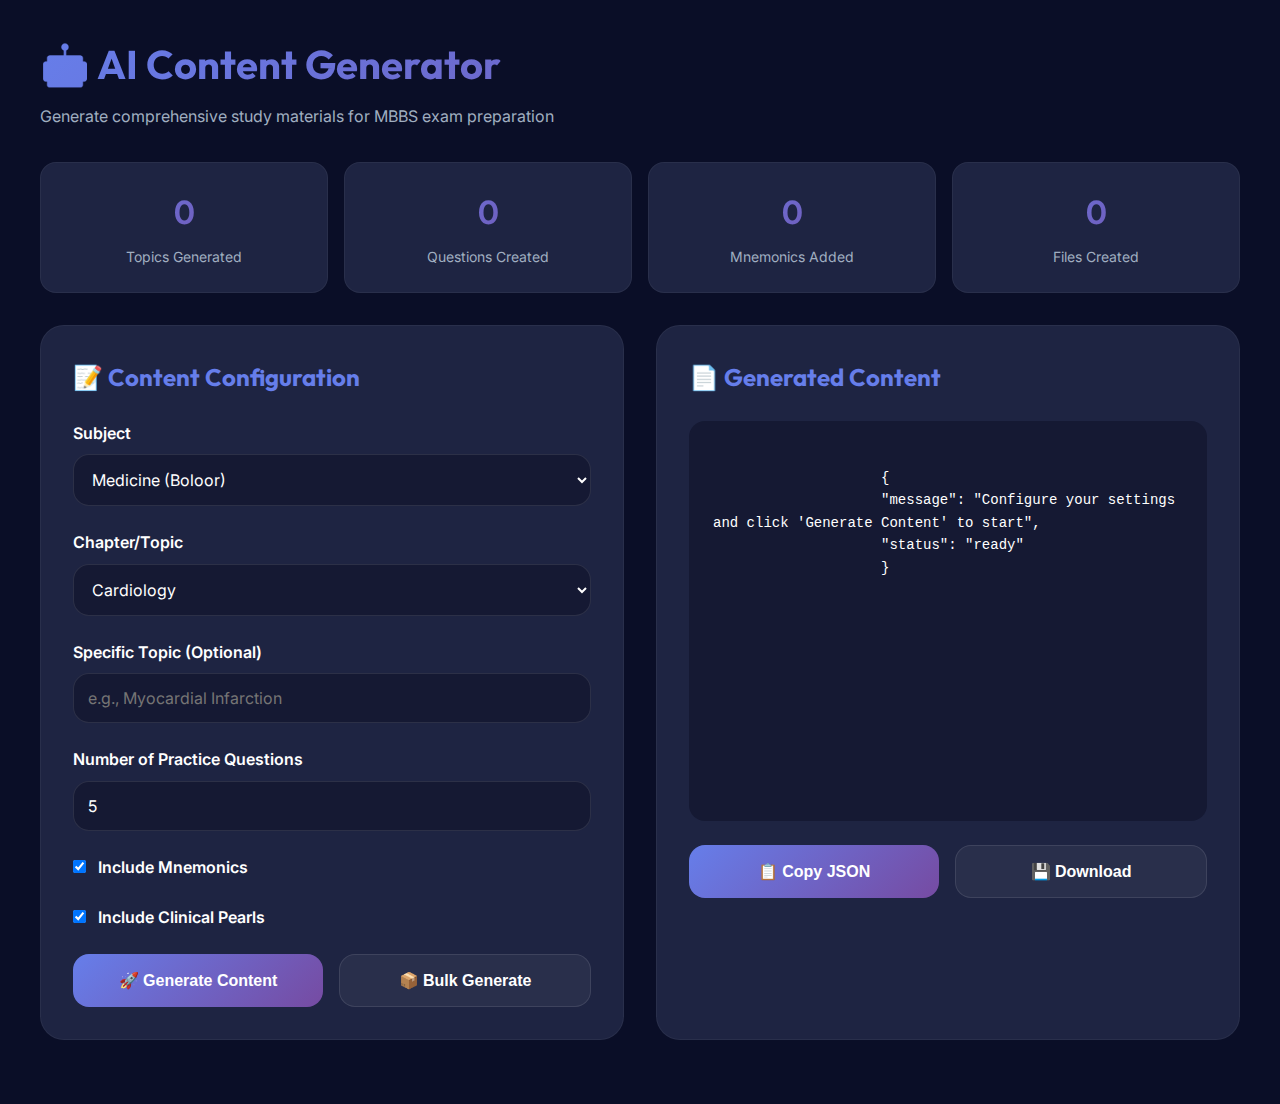
<file: content-generator.html>
<!DOCTYPE html>
<html lang="en">

<head>
    <meta charset="UTF-8">
    <meta name="viewport" content="width=device-width, initial-scale=1.0">
    <title>AI Content Generator - MBBS Exam Prep</title>
    <link rel="preconnect" href="https://fonts.googleapis.com">
    <link rel="preconnect" href="https://fonts.gstatic.com" crossorigin>
    <link
        href="https://fonts.googleapis.com/css2?family=Inter:wght@300;400;500;600;700;800&family=Outfit:wght@400;500;600;700;800&display=swap"
        rel="stylesheet">
    <script src="api-key-manager.js"></script>
    <script src="api-config.js"></script>
    <style>
        * {
            margin: 0;
            padding: 0;
            box-sizing: border-box;
        }

        :root {
            --bg-primary: #0a0e27;
            --bg-secondary: #151933;
            --bg-tertiary: #1e2442;
            --text-primary: #ffffff;
            --text-secondary: #a0aec0;
            --accent-purple: #667eea;
            --accent-pink: #f093fb;
            --spacing-md: 1.5rem;
            --spacing-lg: 2rem;
            --radius-md: 1rem;
            --radius-lg: 1.5rem;
        }

        body {
            font-family: 'Inter', sans-serif;
            background: var(--bg-primary);
            color: var(--text-primary);
            line-height: 1.6;
            padding: 2rem;
        }

        .container {
            max-width: 1200px;
            margin: 0 auto;
        }

        h1 {
            font-family: 'Outfit', sans-serif;
            font-size: 2.5rem;
            margin-bottom: 0.5rem;
            background: linear-gradient(135deg, #667eea 0%, #764ba2 100%);
            -webkit-background-clip: text;
            -webkit-text-fill-color: transparent;
        }

        .subtitle {
            color: var(--text-secondary);
            margin-bottom: 2rem;
        }

        .generator-grid {
            display: grid;
            grid-template-columns: 1fr 1fr;
            gap: 2rem;
            margin-bottom: 2rem;
        }

        .panel {
            background: var(--bg-tertiary);
            padding: var(--spacing-lg);
            border-radius: var(--radius-lg);
            border: 1px solid rgba(255, 255, 255, 0.05);
        }

        .panel h2 {
            font-family: 'Outfit', sans-serif;
            font-size: 1.5rem;
            margin-bottom: 1.5rem;
            color: var(--accent-purple);
        }

        .form-group {
            margin-bottom: 1.5rem;
        }

        label {
            display: block;
            margin-bottom: 0.5rem;
            font-weight: 600;
            color: var(--text-primary);
        }

        select,
        input,
        textarea {
            width: 100%;
            padding: 0.875rem;
            background: var(--bg-secondary);
            border: 1px solid rgba(255, 255, 255, 0.1);
            border-radius: var(--radius-md);
            color: var(--text-primary);
            font-family: 'Inter', sans-serif;
            font-size: 1rem;
        }

        select:focus,
        input:focus,
        textarea:focus {
            outline: none;
            border-color: var(--accent-purple);
            box-shadow: 0 0 0 3px rgba(102, 126, 234, 0.1);
        }

        textarea {
            min-height: 100px;
            resize: vertical;
        }

        .button-group {
            display: flex;
            gap: 1rem;
            margin-top: 1.5rem;
        }

        button {
            flex: 1;
            padding: 1rem;
            background: linear-gradient(135deg, #667eea 0%, #764ba2 100%);
            border: none;
            border-radius: var(--radius-md);
            color: white;
            font-weight: 600;
            cursor: pointer;
            transition: all 0.3s ease;
            font-size: 1rem;
        }

        button:hover {
            transform: translateY(-2px);
            box-shadow: 0 6px 20px rgba(102, 126, 234, 0.4);
        }

        button:disabled {
            opacity: 0.5;
            cursor: not-allowed;
            transform: none;
        }

        button.secondary {
            background: rgba(255, 255, 255, 0.05);
            border: 1px solid rgba(255, 255, 255, 0.1);
        }

        .output-area {
            background: var(--bg-secondary);
            padding: 1.5rem;
            border-radius: var(--radius-md);
            min-height: 400px;
            max-height: 600px;
            overflow-y: auto;
            font-family: 'Courier New', monospace;
            font-size: 0.875rem;
            white-space: pre-wrap;
            word-wrap: break-word;
        }

        .loading {
            display: none;
            text-align: center;
            padding: 2rem;
        }

        .loading.active {
            display: block;
        }

        .spinner {
            border: 3px solid rgba(255, 255, 255, 0.1);
            border-top: 3px solid var(--accent-purple);
            border-radius: 50%;
            width: 40px;
            height: 40px;
            animation: spin 1s linear infinite;
            margin: 0 auto 1rem;
        }

        @keyframes spin {
            0% {
                transform: rotate(0deg);
            }

            100% {
                transform: rotate(360deg);
            }
        }

        .stats {
            display: grid;
            grid-template-columns: repeat(4, 1fr);
            gap: 1rem;
            margin-bottom: 2rem;
        }

        .stat-card {
            background: var(--bg-tertiary);
            padding: 1.5rem;
            border-radius: var(--radius-md);
            text-align: center;
            border: 1px solid rgba(255, 255, 255, 0.05);
        }

        .stat-number {
            font-size: 2rem;
            font-weight: 700;
            background: linear-gradient(135deg, #667eea 0%, #764ba2 100%);
            -webkit-background-clip: text;
            -webkit-text-fill-color: transparent;
        }

        .stat-label {
            color: var(--text-secondary);
            font-size: 0.875rem;
            margin-top: 0.5rem;
        }


        .success-message {
            background: rgba(72, 187, 120, 0.1);
            border: 1px solid rgba(72, 187, 120, 0.3);
            color: #48bb78;
            padding: 1rem;
            border-radius: var(--radius-md);
            margin-top: 1rem;
            display: none;
        }

        .success-message.active {
            display: block;
        }

        .error-message {
            background: rgba(245, 101, 101, 0.1);
            border: 1px solid rgba(245, 101, 101, 0.3);
            color: #f56565;
            padding: 1rem;
            border-radius: var(--radius-md);
            margin-top: 1rem;
            display: none;
        }

        .error-message.active {
            display: block;
        }

        @media (max-width: 768px) {
            .generator-grid {
                grid-template-columns: 1fr;
            }

            .stats {
                grid-template-columns: repeat(2, 1fr);
            }
        }
    </style>
</head>

<body>
    <div class="container">
        <h1>🤖 AI Content Generator</h1>
        <p class="subtitle">Generate comprehensive study materials for MBBS exam preparation</p>


        <!-- Statistics -->
        <div class="stats">
            <div class="stat-card">
                <div class="stat-number" id="topicsGenerated">0</div>
                <div class="stat-label">Topics Generated</div>
            </div>
            <div class="stat-card">
                <div class="stat-number" id="questionsGenerated">0</div>
                <div class="stat-label">Questions Created</div>
            </div>
            <div class="stat-card">
                <div class="stat-number" id="mnemonicsGenerated">0</div>
                <div class="stat-label">Mnemonics Added</div>
            </div>
            <div class="stat-card">
                <div class="stat-number" id="filesCreated">0</div>
                <div class="stat-label">Files Created</div>
            </div>
        </div>

        <!-- Generator Grid -->
        <div class="generator-grid">
            <!-- Input Panel -->
            <div class="panel">
                <h2>📝 Content Configuration</h2>

                <div class="form-group">
                    <label for="subject">Subject</label>
                    <select id="subject" onchange="updateChapters()">
                        <option value="medicine">Medicine (Boloor)</option>
                        <option value="surgery">Surgery (SRB)</option>
                        <option value="pediatrics">Pediatrics (OP Ghai)</option>
                        <option value="obgyn">ObGyn (Datta)</option>
                        <option value="ent">ENT (Dhingra)</option>
                        <option value="ophthalmology">Ophthalmology (AK Khurana)</option>
                    </select>
                </div>

                <div class="form-group">
                    <label for="chapter">Chapter/Topic</label>
                    <select id="chapter">
                        <option value="cardiology">Cardiology</option>
                        <option value="respiratory">Respiratory Medicine</option>
                        <option value="gastroenterology">Gastroenterology</option>
                        <option value="nephrology">Nephrology</option>
                        <option value="endocrinology">Endocrinology</option>
                    </select>
                </div>

                <div class="form-group">
                    <label for="specificTopic">Specific Topic (Optional)</label>
                    <input type="text" id="specificTopic" placeholder="e.g., Myocardial Infarction">
                </div>

                <div class="form-group">
                    <label for="numQuestions">Number of Practice Questions</label>
                    <input type="number" id="numQuestions" value="5" min="1" max="20">
                </div>

                <div class="form-group">
                    <label>
                        <input type="checkbox" id="includeMnemonics" checked style="width: auto; margin-right: 0.5rem;">
                        Include Mnemonics
                    </label>
                </div>

                <div class="form-group">
                    <label>
                        <input type="checkbox" id="includeClinicalPearls" checked
                            style="width: auto; margin-right: 0.5rem;">
                        Include Clinical Pearls
                    </label>
                </div>

                <div class="button-group">
                    <button onclick="generateContent()">🚀 Generate Content</button>
                    <button class="secondary" onclick="generateBulk()">📦 Bulk Generate</button>
                </div>

                <div id="successMessage" class="success-message"></div>
                <div id="errorMessage" class="error-message"></div>
            </div>

            <!-- Output Panel -->
            <div class="panel">
                <h2>📄 Generated Content</h2>

                <div class="loading" id="loading">
                    <div class="spinner"></div>
                    <p>Generating content with AI...</p>
                </div>

                <div class="output-area" id="output">
                    {
                    "message": "Configure your settings and click 'Generate Content' to start",
                    "status": "ready"
                    }
                </div>

                <div class="button-group">
                    <button onclick="copyToClipboard()">📋 Copy JSON</button>
                    <button class="secondary" onclick="downloadJSON()">💾 Download</button>
                </div>
            </div>
        </div>
    </div>

    <script src="content-generator.js"></script>
</body>

</html>
</file>
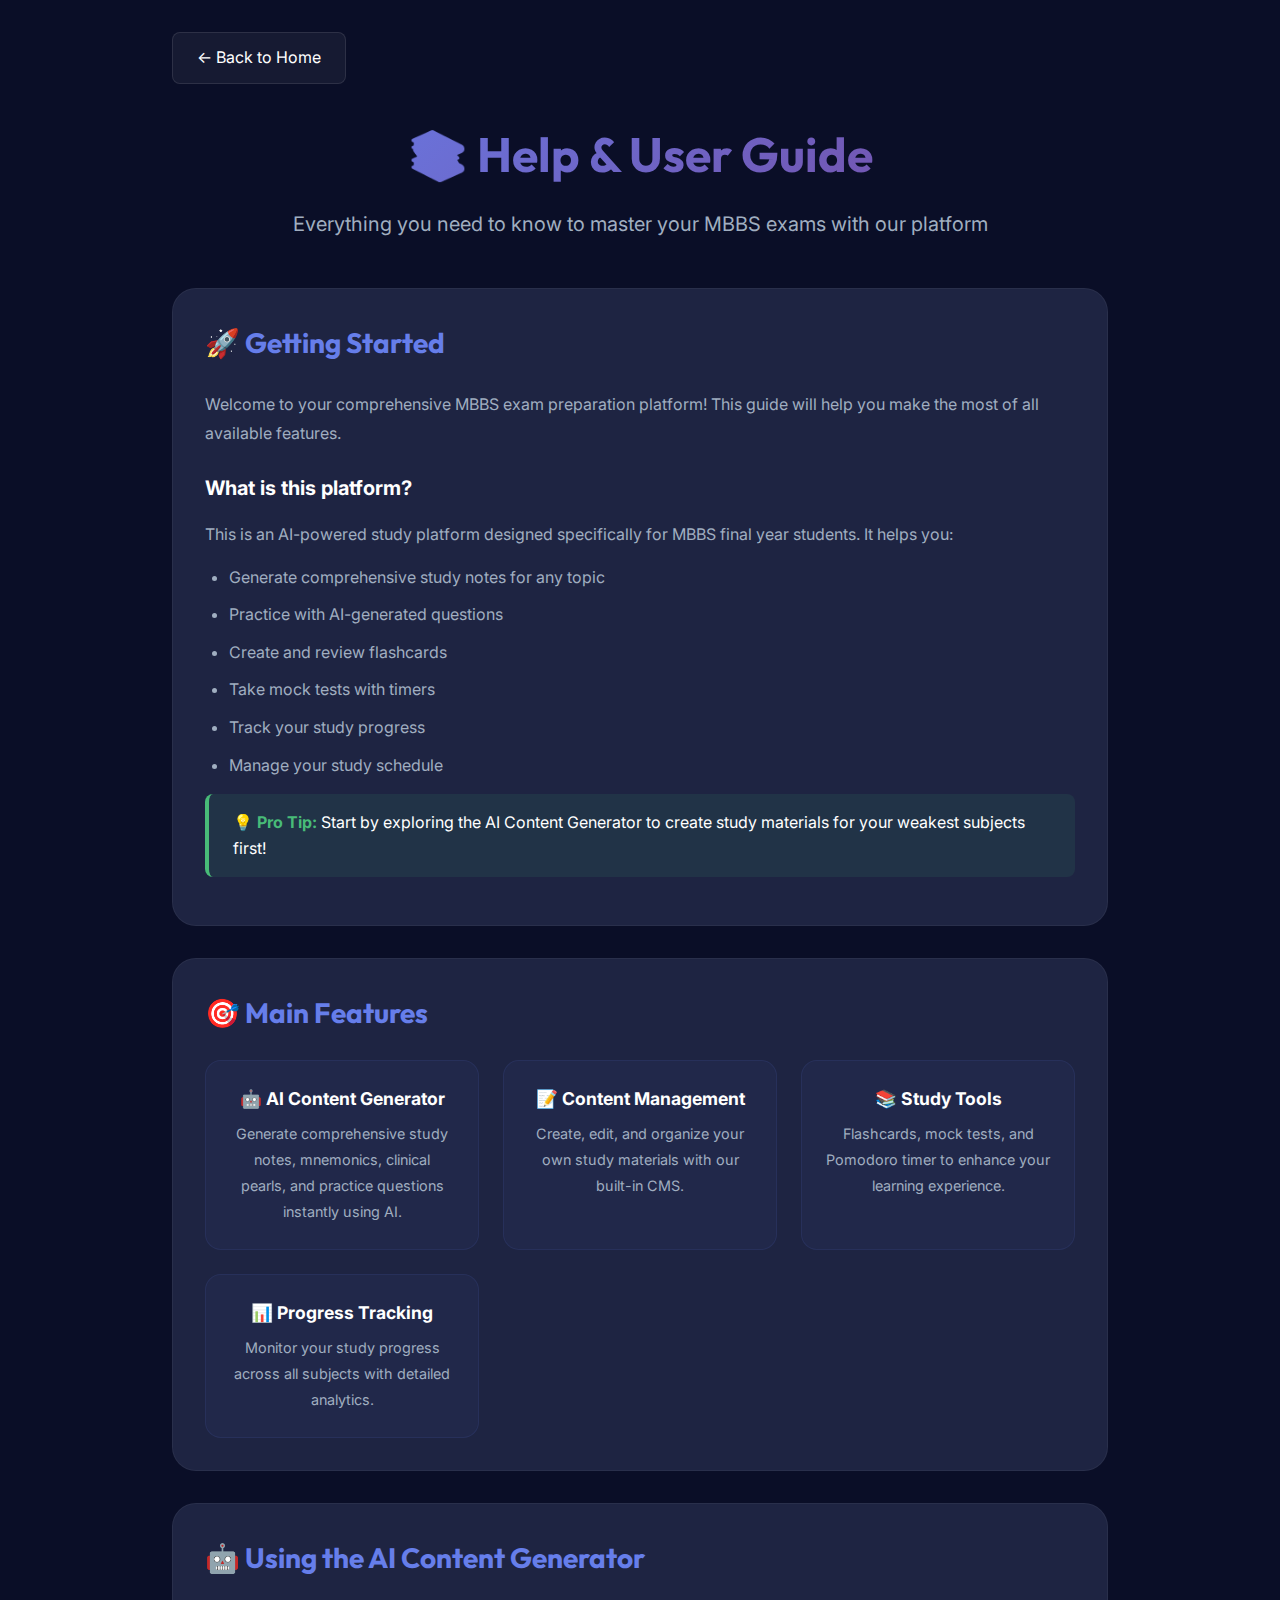
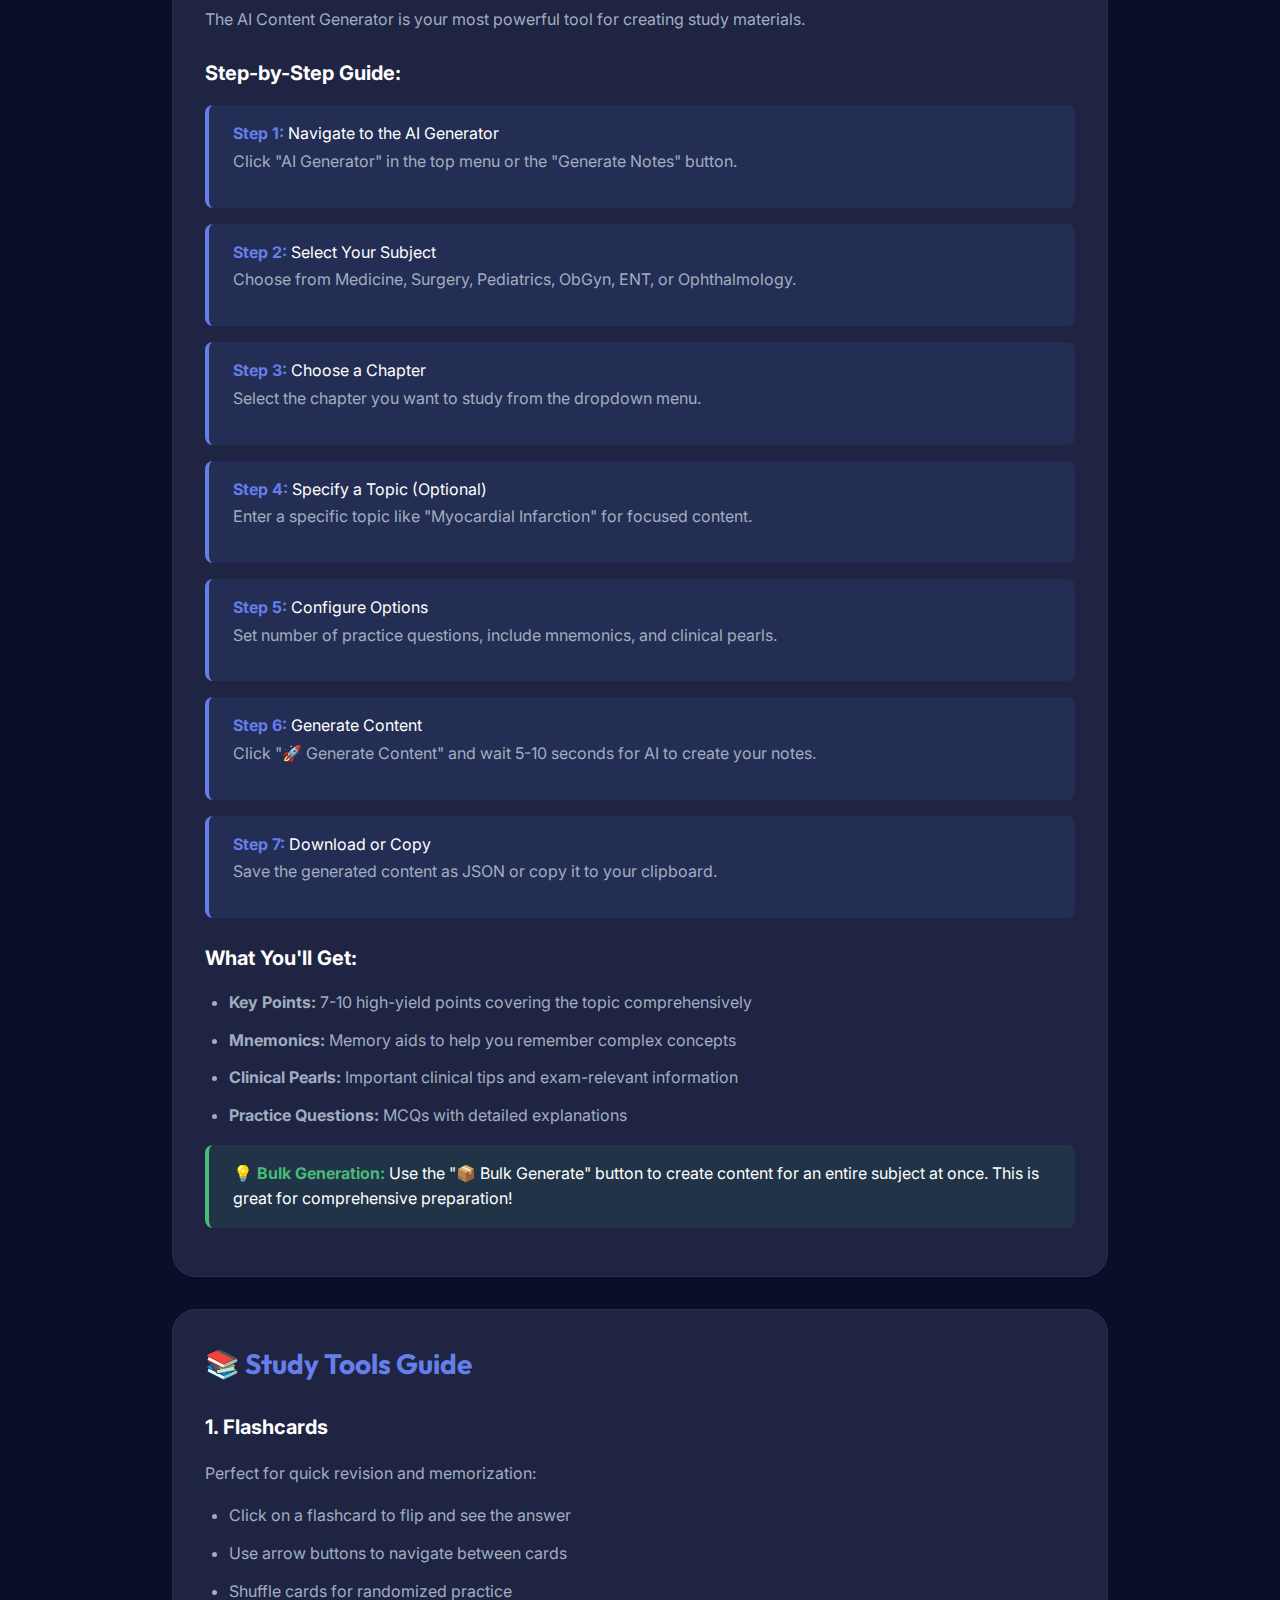
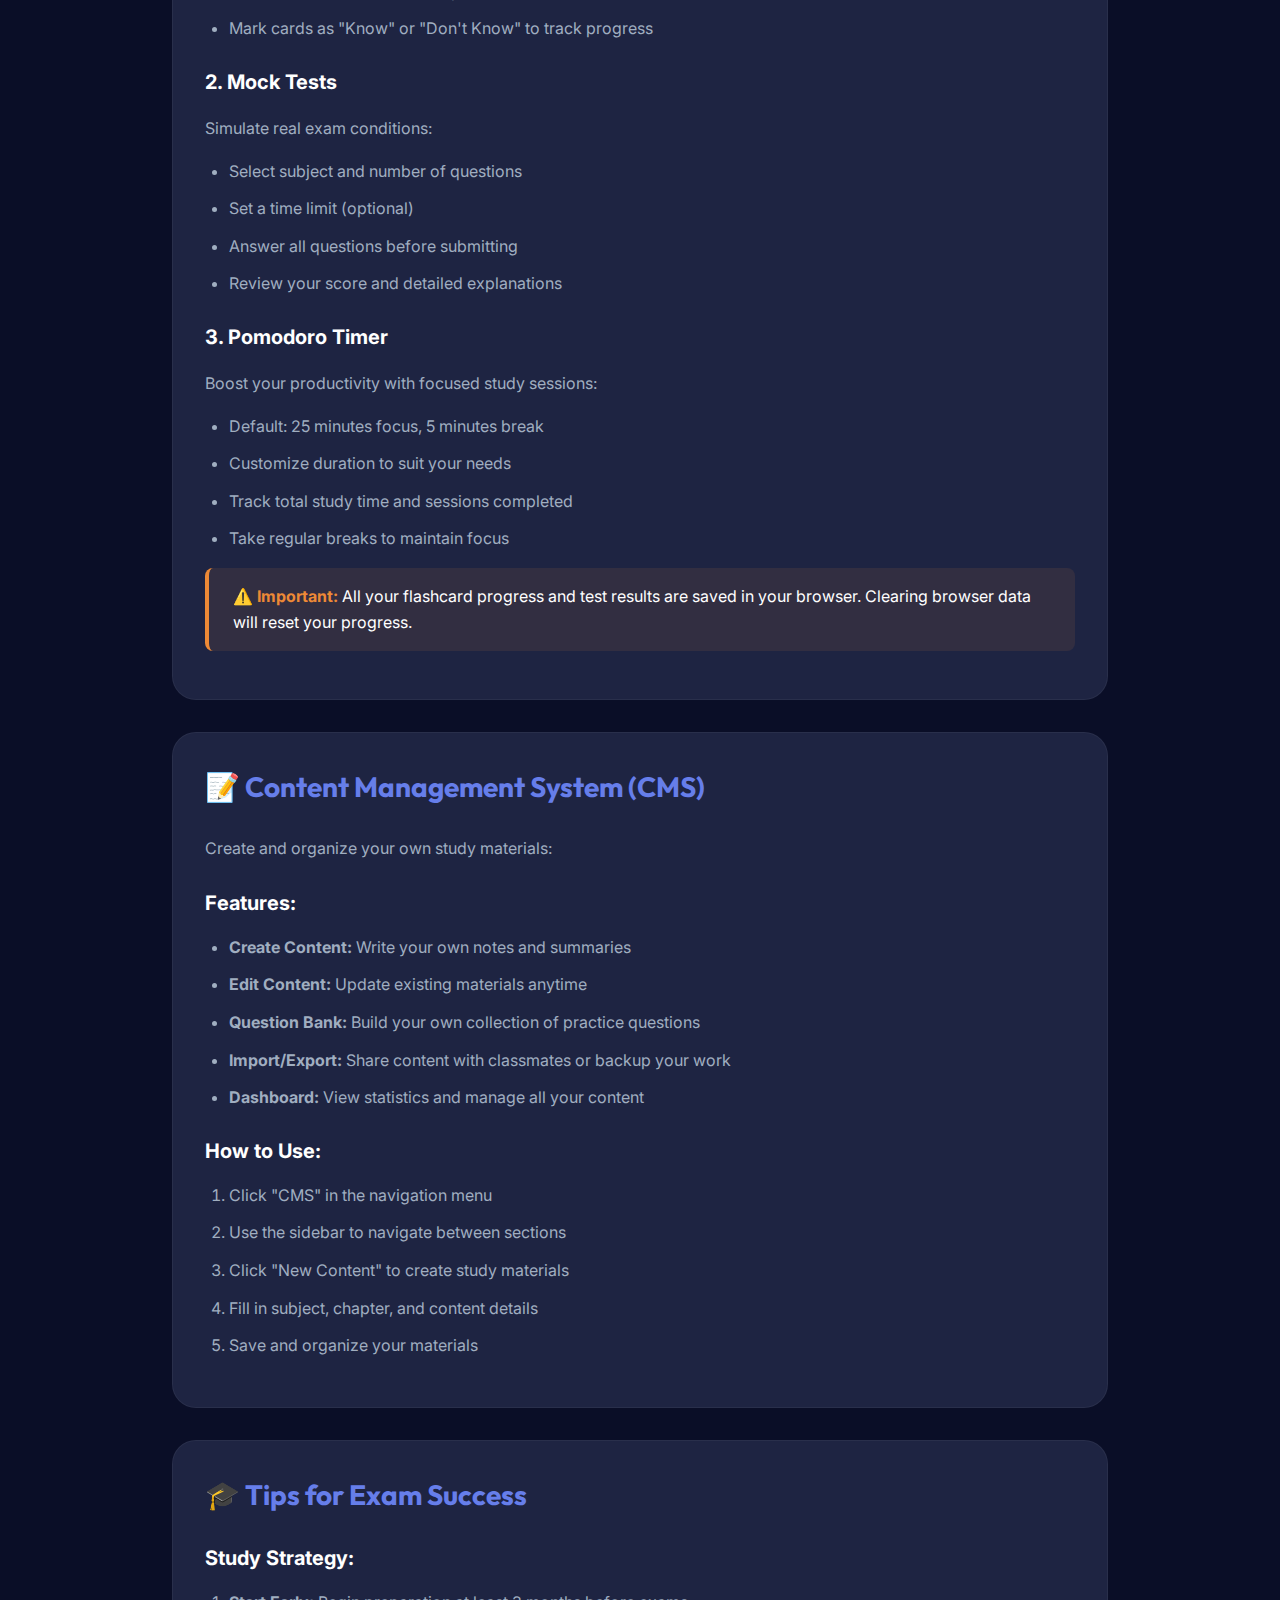
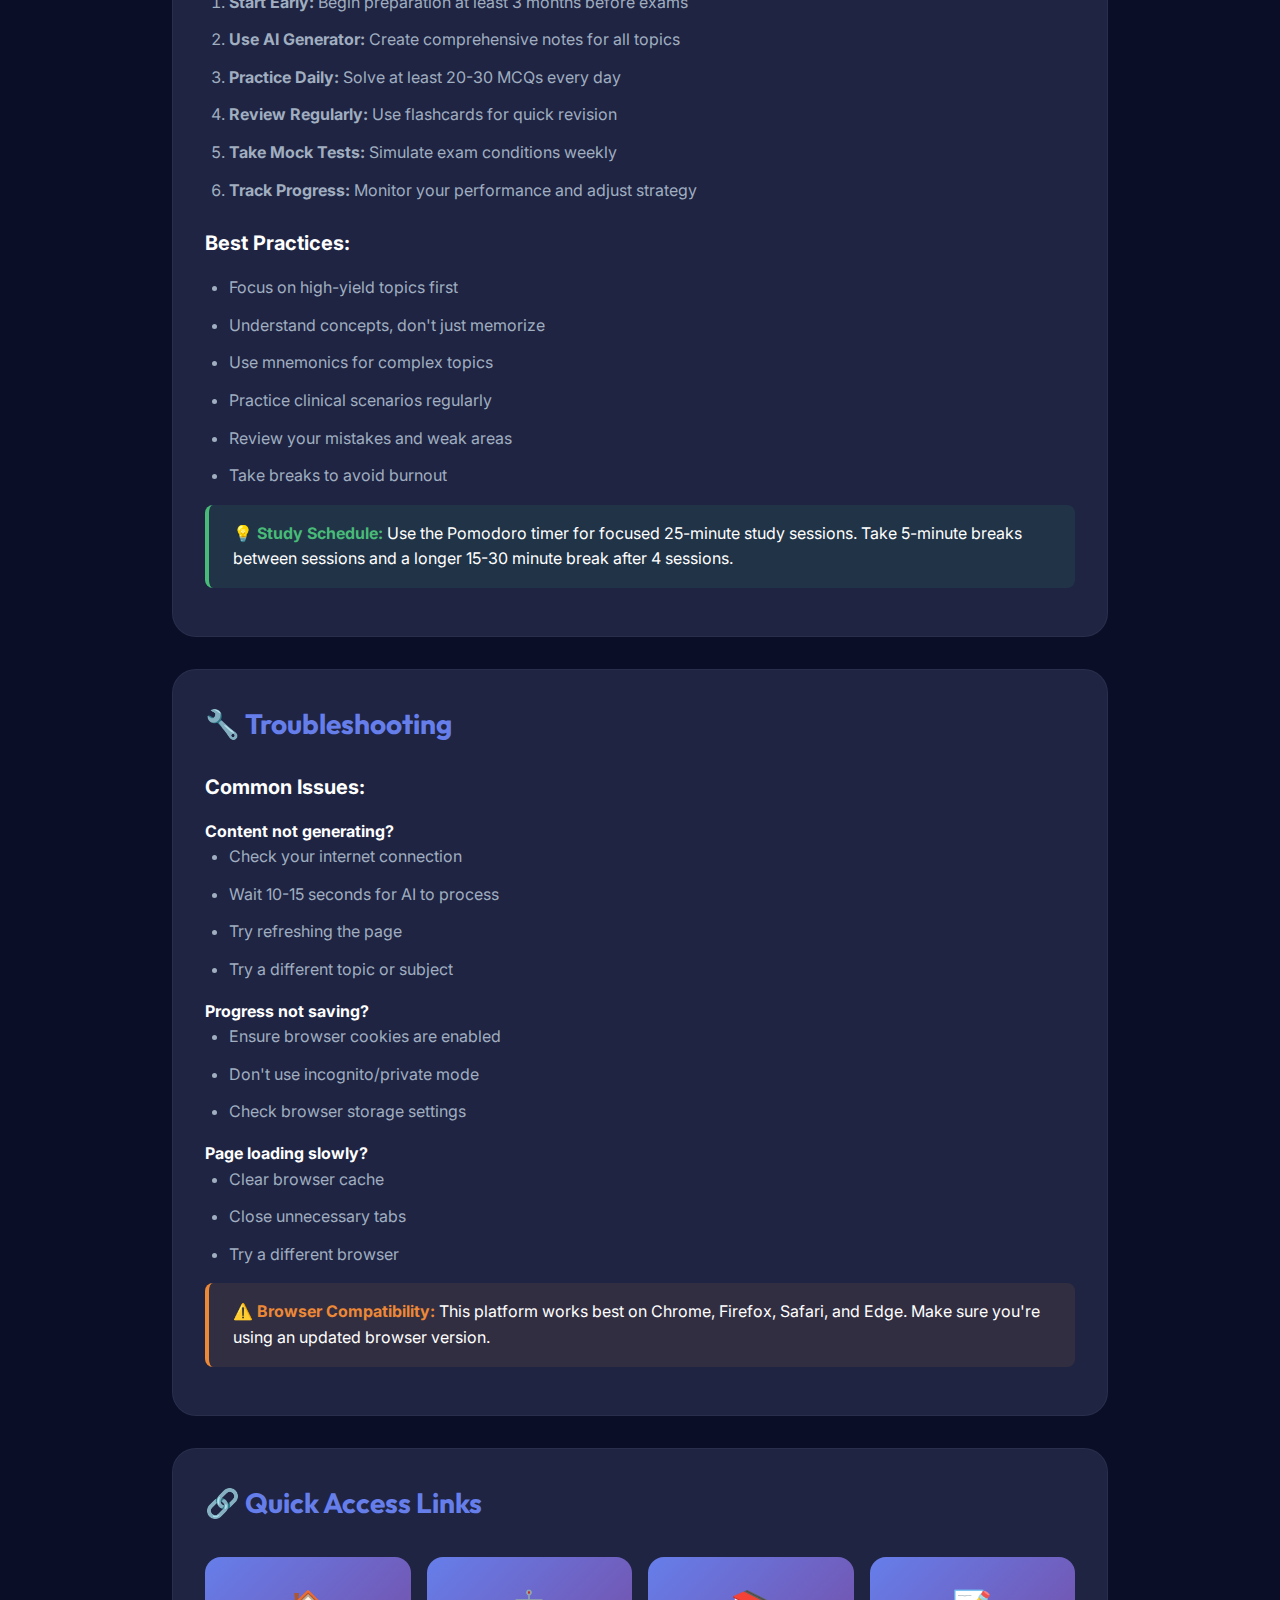
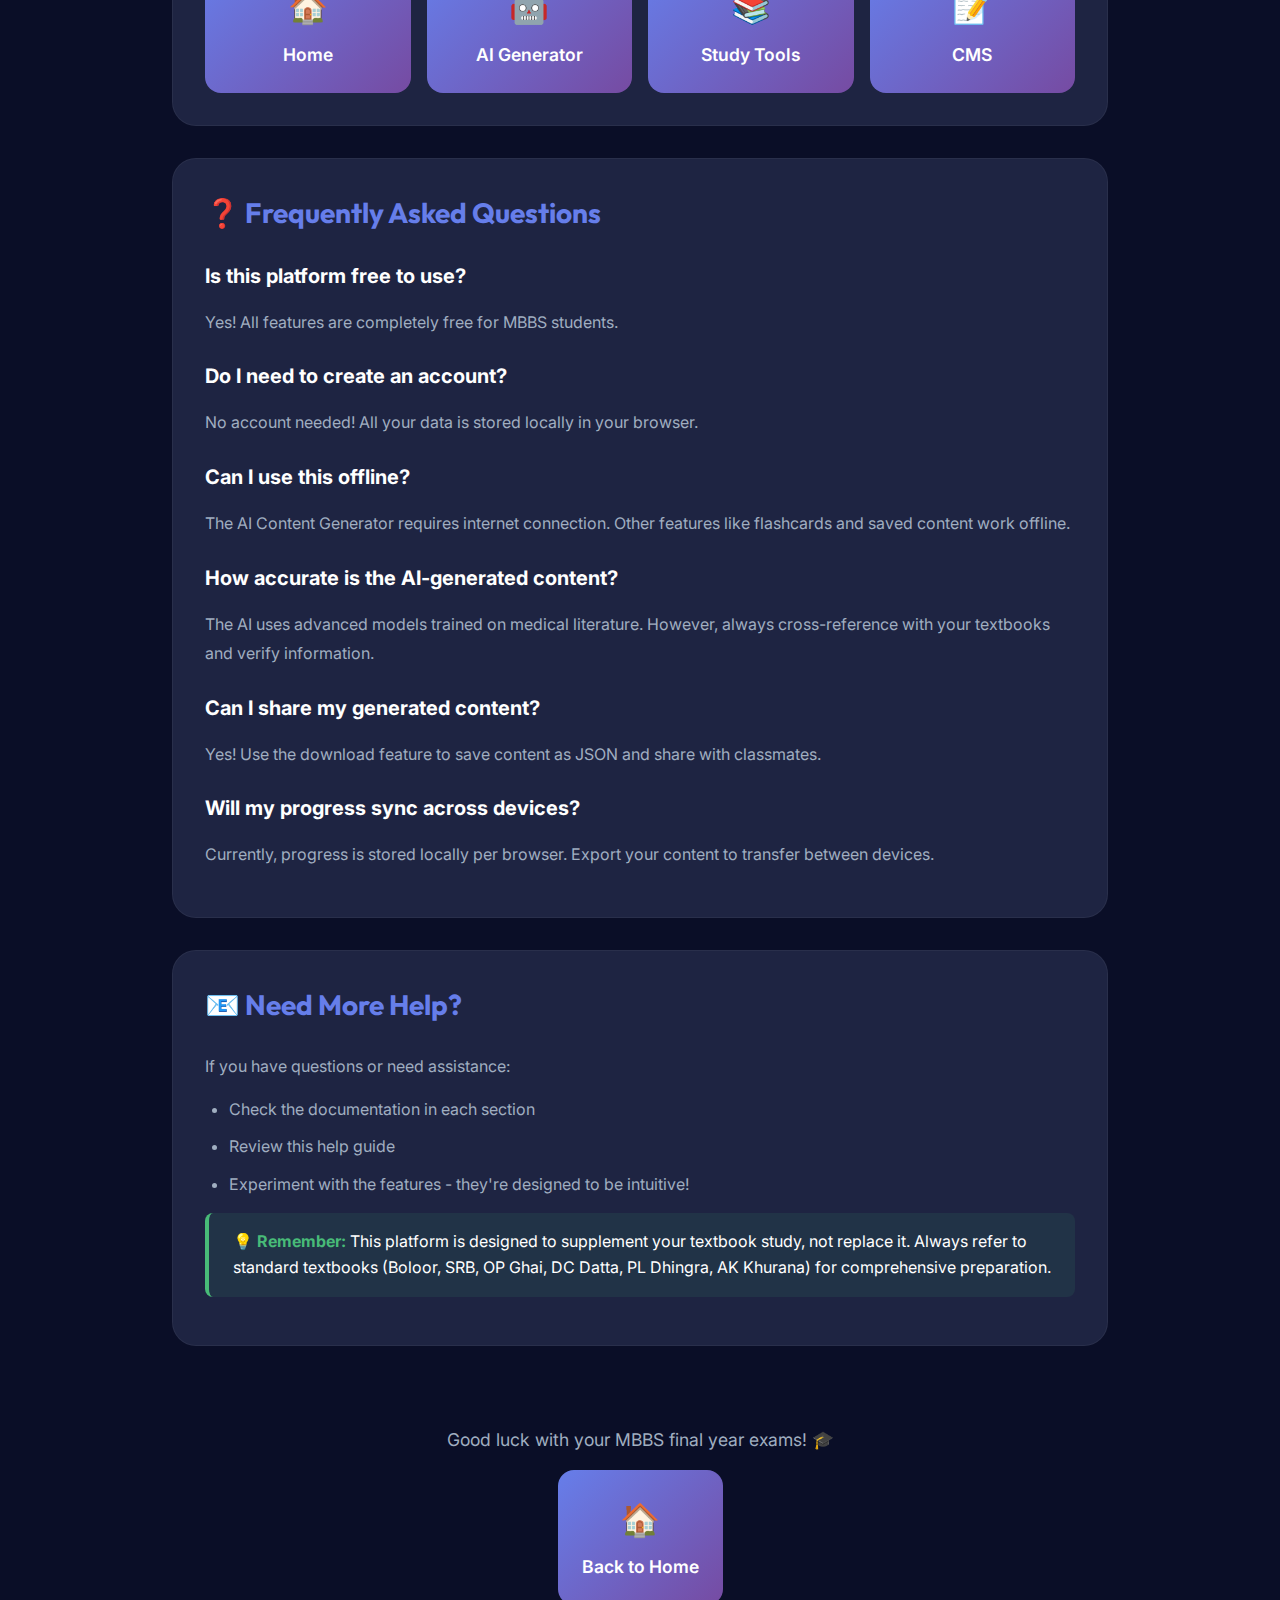
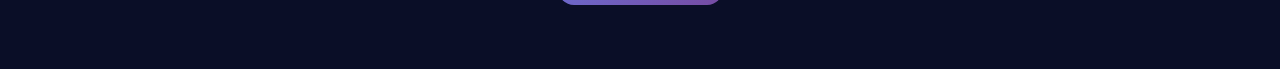
<file: help.html>
<!DOCTYPE html>
<html lang="en">

<head>
    <meta charset="UTF-8">
    <meta name="viewport" content="width=device-width, initial-scale=1.0">
    <title>Help & Guide - MBBS Exam Prep</title>
    <link rel="preconnect" href="https://fonts.googleapis.com">
    <link rel="preconnect" href="https://fonts.gstatic.com" crossorigin>
    <link
        href="https://fonts.googleapis.com/css2?family=Inter:wght@300;400;500;600;700;800&family=Outfit:wght@400;500;600;700;800&display=swap"
        rel="stylesheet">
    <link rel="stylesheet" href="index.css">
    <style>
        .help-container {
            max-width: 1000px;
            margin: 0 auto;
            padding: 2rem;
        }

        .help-header {
            text-align: center;
            margin-bottom: 3rem;
        }

        .help-header h1 {
            font-family: 'Outfit', sans-serif;
            font-size: 3rem;
            margin-bottom: 1rem;
            background: linear-gradient(135deg, #667eea 0%, #764ba2 100%);
            -webkit-background-clip: text;
            -webkit-text-fill-color: transparent;
        }

        .help-header p {
            font-size: 1.25rem;
            color: #a0aec0;
        }

        .help-section {
            background: #1e2442;
            border-radius: 1.5rem;
            padding: 2rem;
            margin-bottom: 2rem;
            border: 1px solid rgba(255, 255, 255, 0.05);
        }

        .help-section h2 {
            font-family: 'Outfit', sans-serif;
            font-size: 1.75rem;
            margin-bottom: 1.5rem;
            color: #667eea;
            display: flex;
            align-items: center;
            gap: 0.75rem;
        }

        .help-section h3 {
            font-size: 1.25rem;
            margin-top: 1.5rem;
            margin-bottom: 1rem;
            color: #fff;
        }

        .help-section p {
            color: #a0aec0;
            line-height: 1.8;
            margin-bottom: 1rem;
        }

        .help-section ul,
        .help-section ol {
            color: #a0aec0;
            margin-left: 1.5rem;
            margin-bottom: 1rem;
        }

        .help-section li {
            margin-bottom: 0.75rem;
            line-height: 1.6;
        }

        .feature-grid {
            display: grid;
            grid-template-columns: repeat(auto-fit, minmax(250px, 1fr));
            gap: 1.5rem;
            margin-top: 1.5rem;
        }

        .feature-card {
            background: rgba(102, 126, 234, 0.05);
            padding: 1.5rem;
            border-radius: 1rem;
            border: 1px solid rgba(102, 126, 234, 0.1);
        }

        .feature-card h4 {
            font-size: 1.1rem;
            margin-bottom: 0.5rem;
            color: #fff;
        }

        .feature-card p {
            font-size: 0.9rem;
            margin: 0;
        }

        .step-box {
            background: rgba(102, 126, 234, 0.1);
            border-left: 4px solid #667eea;
            padding: 1rem 1.5rem;
            margin: 1rem 0;
            border-radius: 0.5rem;
        }

        .step-box strong {
            color: #667eea;
        }

        .tip-box {
            background: rgba(72, 187, 120, 0.1);
            border-left: 4px solid #48bb78;
            padding: 1rem 1.5rem;
            margin: 1rem 0;
            border-radius: 0.5rem;
        }

        .tip-box strong {
            color: #48bb78;
        }

        .warning-box {
            background: rgba(237, 137, 54, 0.1);
            border-left: 4px solid #ed8936;
            padding: 1rem 1.5rem;
            margin: 1rem 0;
            border-radius: 0.5rem;
        }

        .warning-box strong {
            color: #ed8936;
        }

        .quick-links {
            display: grid;
            grid-template-columns: repeat(auto-fit, minmax(200px, 1fr));
            gap: 1rem;
            margin-top: 2rem;
        }

        .quick-link {
            background: linear-gradient(135deg, #667eea 0%, #764ba2 100%);
            padding: 1.5rem;
            border-radius: 1rem;
            text-align: center;
            text-decoration: none;
            color: white;
            transition: transform 0.3s ease;
        }

        .quick-link:hover {
            transform: translateY(-4px);
        }

        .quick-link .icon {
            font-size: 2rem;
            margin-bottom: 0.5rem;
        }

        .quick-link .title {
            font-weight: 600;
            font-size: 1.1rem;
        }

        .back-button {
            display: inline-block;
            margin-bottom: 2rem;
            padding: 0.75rem 1.5rem;
            background: rgba(255, 255, 255, 0.05);
            border: 1px solid rgba(255, 255, 255, 0.1);
            border-radius: 0.5rem;
            color: white;
            text-decoration: none;
            transition: all 0.3s ease;
        }

        .back-button:hover {
            background: rgba(255, 255, 255, 0.1);
        }

        .video-placeholder {
            background: #151933;
            border-radius: 1rem;
            padding: 3rem;
            text-align: center;
            margin: 1.5rem 0;
            border: 2px dashed rgba(102, 126, 234, 0.3);
        }

        .video-placeholder p {
            color: #667eea;
            margin: 0;
        }
    </style>
</head>

<body>
    <div class="help-container">
        <a href="index.html" class="back-button">← Back to Home</a>

        <div class="help-header">
            <h1>📚 Help & User Guide</h1>
            <p>Everything you need to know to master your MBBS exams with our platform</p>
        </div>

        <!-- Getting Started -->
        <div class="help-section">
            <h2>🚀 Getting Started</h2>
            <p>Welcome to your comprehensive MBBS exam preparation platform! This guide will help you make the most of
                all available features.</p>

            <h3>What is this platform?</h3>
            <p>This is an AI-powered study platform designed specifically for MBBS final year students. It helps you:
            </p>
            <ul>
                <li>Generate comprehensive study notes for any topic</li>
                <li>Practice with AI-generated questions</li>
                <li>Create and review flashcards</li>
                <li>Take mock tests with timers</li>
                <li>Track your study progress</li>
                <li>Manage your study schedule</li>
            </ul>

            <div class="tip-box">
                <strong>💡 Pro Tip:</strong> Start by exploring the AI Content Generator to create study materials for
                your weakest subjects first!
            </div>
        </div>

        <!-- Main Features -->
        <div class="help-section">
            <h2>🎯 Main Features</h2>

            <div class="feature-grid">
                <div class="feature-card">
                    <h4>🤖 AI Content Generator</h4>
                    <p>Generate comprehensive study notes, mnemonics, clinical pearls, and practice questions instantly
                        using AI.</p>
                </div>
                <div class="feature-card">
                    <h4>📝 Content Management</h4>
                    <p>Create, edit, and organize your own study materials with our built-in CMS.</p>
                </div>
                <div class="feature-card">
                    <h4>📚 Study Tools</h4>
                    <p>Flashcards, mock tests, and Pomodoro timer to enhance your learning experience.</p>
                </div>
                <div class="feature-card">
                    <h4>📊 Progress Tracking</h4>
                    <p>Monitor your study progress across all subjects with detailed analytics.</p>
                </div>
            </div>
        </div>

        <!-- Using AI Content Generator -->
        <div class="help-section">
            <h2>🤖 Using the AI Content Generator</h2>
            <p>The AI Content Generator is your most powerful tool for creating study materials.</p>

            <h3>Step-by-Step Guide:</h3>

            <div class="step-box">
                <strong>Step 1:</strong> Navigate to the AI Generator
                <p>Click "AI Generator" in the top menu or the "Generate Notes" button.</p>
            </div>

            <div class="step-box">
                <strong>Step 2:</strong> Select Your Subject
                <p>Choose from Medicine, Surgery, Pediatrics, ObGyn, ENT, or Ophthalmology.</p>
            </div>

            <div class="step-box">
                <strong>Step 3:</strong> Choose a Chapter
                <p>Select the chapter you want to study from the dropdown menu.</p>
            </div>

            <div class="step-box">
                <strong>Step 4:</strong> Specify a Topic (Optional)
                <p>Enter a specific topic like "Myocardial Infarction" for focused content.</p>
            </div>

            <div class="step-box">
                <strong>Step 5:</strong> Configure Options
                <p>Set number of practice questions, include mnemonics, and clinical pearls.</p>
            </div>

            <div class="step-box">
                <strong>Step 6:</strong> Generate Content
                <p>Click "🚀 Generate Content" and wait 5-10 seconds for AI to create your notes.</p>
            </div>

            <div class="step-box">
                <strong>Step 7:</strong> Download or Copy
                <p>Save the generated content as JSON or copy it to your clipboard.</p>
            </div>

            <h3>What You'll Get:</h3>
            <ul>
                <li><strong>Key Points:</strong> 7-10 high-yield points covering the topic comprehensively</li>
                <li><strong>Mnemonics:</strong> Memory aids to help you remember complex concepts</li>
                <li><strong>Clinical Pearls:</strong> Important clinical tips and exam-relevant information</li>
                <li><strong>Practice Questions:</strong> MCQs with detailed explanations</li>
            </ul>

            <div class="tip-box">
                <strong>💡 Bulk Generation:</strong> Use the "📦 Bulk Generate" button to create content for an entire
                subject at once. This is great for comprehensive preparation!
            </div>
        </div>

        <!-- Study Tools -->
        <div class="help-section">
            <h2>📚 Study Tools Guide</h2>

            <h3>1. Flashcards</h3>
            <p>Perfect for quick revision and memorization:</p>
            <ul>
                <li>Click on a flashcard to flip and see the answer</li>
                <li>Use arrow buttons to navigate between cards</li>
                <li>Shuffle cards for randomized practice</li>
                <li>Mark cards as "Know" or "Don't Know" to track progress</li>
            </ul>

            <h3>2. Mock Tests</h3>
            <p>Simulate real exam conditions:</p>
            <ul>
                <li>Select subject and number of questions</li>
                <li>Set a time limit (optional)</li>
                <li>Answer all questions before submitting</li>
                <li>Review your score and detailed explanations</li>
            </ul>

            <h3>3. Pomodoro Timer</h3>
            <p>Boost your productivity with focused study sessions:</p>
            <ul>
                <li>Default: 25 minutes focus, 5 minutes break</li>
                <li>Customize duration to suit your needs</li>
                <li>Track total study time and sessions completed</li>
                <li>Take regular breaks to maintain focus</li>
            </ul>

            <div class="warning-box">
                <strong>⚠️ Important:</strong> All your flashcard progress and test results are saved in your browser.
                Clearing browser data will reset your progress.
            </div>
        </div>

        <!-- Content Management System -->
        <div class="help-section">
            <h2>📝 Content Management System (CMS)</h2>
            <p>Create and organize your own study materials:</p>

            <h3>Features:</h3>
            <ul>
                <li><strong>Create Content:</strong> Write your own notes and summaries</li>
                <li><strong>Edit Content:</strong> Update existing materials anytime</li>
                <li><strong>Question Bank:</strong> Build your own collection of practice questions</li>
                <li><strong>Import/Export:</strong> Share content with classmates or backup your work</li>
                <li><strong>Dashboard:</strong> View statistics and manage all your content</li>
            </ul>

            <h3>How to Use:</h3>
            <ol>
                <li>Click "CMS" in the navigation menu</li>
                <li>Use the sidebar to navigate between sections</li>
                <li>Click "New Content" to create study materials</li>
                <li>Fill in subject, chapter, and content details</li>
                <li>Save and organize your materials</li>
            </ol>
        </div>

        <!-- Tips for Success -->
        <div class="help-section">
            <h2>🎓 Tips for Exam Success</h2>

            <h3>Study Strategy:</h3>
            <ol>
                <li><strong>Start Early:</strong> Begin preparation at least 3 months before exams</li>
                <li><strong>Use AI Generator:</strong> Create comprehensive notes for all topics</li>
                <li><strong>Practice Daily:</strong> Solve at least 20-30 MCQs every day</li>
                <li><strong>Review Regularly:</strong> Use flashcards for quick revision</li>
                <li><strong>Take Mock Tests:</strong> Simulate exam conditions weekly</li>
                <li><strong>Track Progress:</strong> Monitor your performance and adjust strategy</li>
            </ol>

            <h3>Best Practices:</h3>
            <ul>
                <li>Focus on high-yield topics first</li>
                <li>Understand concepts, don't just memorize</li>
                <li>Use mnemonics for complex topics</li>
                <li>Practice clinical scenarios regularly</li>
                <li>Review your mistakes and weak areas</li>
                <li>Take breaks to avoid burnout</li>
            </ul>

            <div class="tip-box">
                <strong>💡 Study Schedule:</strong> Use the Pomodoro timer for focused 25-minute study sessions. Take
                5-minute breaks between sessions and a longer 15-30 minute break after 4 sessions.
            </div>
        </div>

        <!-- Troubleshooting -->
        <div class="help-section">
            <h2>🔧 Troubleshooting</h2>

            <h3>Common Issues:</h3>

            <h4>Content not generating?</h4>
            <ul>
                <li>Check your internet connection</li>
                <li>Wait 10-15 seconds for AI to process</li>
                <li>Try refreshing the page</li>
                <li>Try a different topic or subject</li>
            </ul>

            <h4>Progress not saving?</h4>
            <ul>
                <li>Ensure browser cookies are enabled</li>
                <li>Don't use incognito/private mode</li>
                <li>Check browser storage settings</li>
            </ul>

            <h4>Page loading slowly?</h4>
            <ul>
                <li>Clear browser cache</li>
                <li>Close unnecessary tabs</li>
                <li>Try a different browser</li>
            </ul>

            <div class="warning-box">
                <strong>⚠️ Browser Compatibility:</strong> This platform works best on Chrome, Firefox, Safari, and
                Edge. Make sure you're using an updated browser version.
            </div>
        </div>

        <!-- Quick Links -->
        <div class="help-section">
            <h2>🔗 Quick Access Links</h2>
            <div class="quick-links">
                <a href="index.html" class="quick-link">
                    <div class="icon">🏠</div>
                    <div class="title">Home</div>
                </a>
                <a href="content-generator.html" class="quick-link">
                    <div class="icon">🤖</div>
                    <div class="title">AI Generator</div>
                </a>
                <a href="study-tools.html" class="quick-link">
                    <div class="icon">📚</div>
                    <div class="title">Study Tools</div>
                </a>
                <a href="cms.html" class="quick-link">
                    <div class="icon">📝</div>
                    <div class="title">CMS</div>
                </a>
            </div>
        </div>

        <!-- FAQ -->
        <div class="help-section">
            <h2>❓ Frequently Asked Questions</h2>

            <h3>Is this platform free to use?</h3>
            <p>Yes! All features are completely free for MBBS students.</p>

            <h3>Do I need to create an account?</h3>
            <p>No account needed! All your data is stored locally in your browser.</p>

            <h3>Can I use this offline?</h3>
            <p>The AI Content Generator requires internet connection. Other features like flashcards and saved content
                work offline.</p>

            <h3>How accurate is the AI-generated content?</h3>
            <p>The AI uses advanced models trained on medical literature. However, always cross-reference with your
                textbooks and verify information.</p>

            <h3>Can I share my generated content?</h3>
            <p>Yes! Use the download feature to save content as JSON and share with classmates.</p>

            <h3>Will my progress sync across devices?</h3>
            <p>Currently, progress is stored locally per browser. Export your content to transfer between devices.</p>
        </div>

        <!-- Contact -->
        <div class="help-section">
            <h2>📧 Need More Help?</h2>
            <p>If you have questions or need assistance:</p>
            <ul>
                <li>Check the documentation in each section</li>
                <li>Review this help guide</li>
                <li>Experiment with the features - they're designed to be intuitive!</li>
            </ul>

            <div class="tip-box">
                <strong>💡 Remember:</strong> This platform is designed to supplement your textbook study, not replace
                it. Always refer to standard textbooks (Boloor, SRB, OP Ghai, DC Datta, PL Dhingra, AK Khurana) for
                comprehensive preparation.
            </div>
        </div>

        <div style="text-align: center; margin-top: 3rem; padding: 2rem; color: #a0aec0;">
            <p style="font-size: 1.1rem; margin-bottom: 1rem;">Good luck with your MBBS final year exams! 🎓</p>
            <a href="index.html" class="quick-link" style="display: inline-block; max-width: 200px;">
                <div class="icon">🏠</div>
                <div class="title">Back to Home</div>
            </a>
        </div>
    </div>
</body>

</html>
</file>
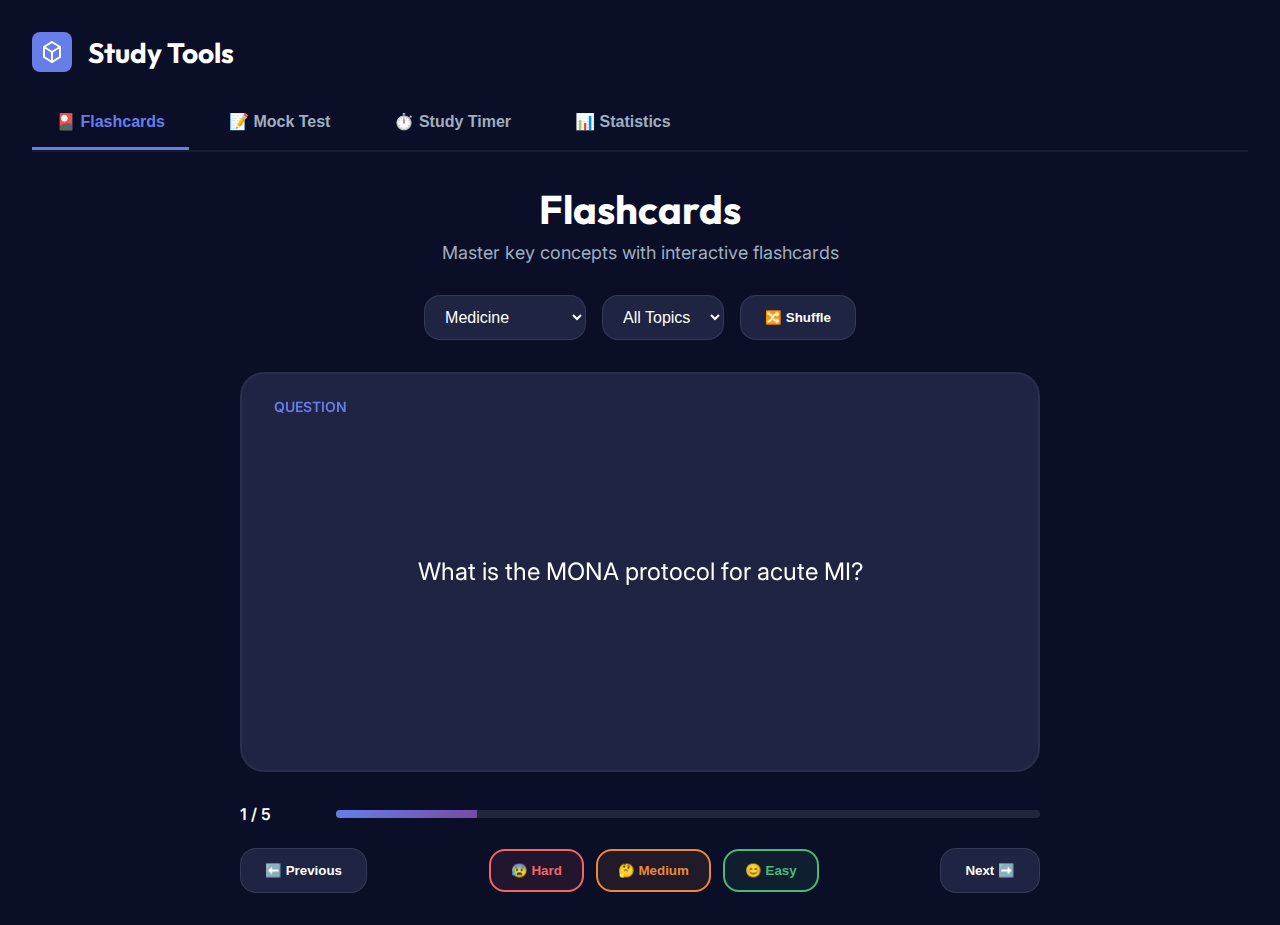
<file: study-tools.html>
<!DOCTYPE html>
<html lang="en">

<head>
    <meta charset="UTF-8">
    <meta name="viewport" content="width=device-width, initial-scale=1.0">
    <title>Study Tools - MBBS Exam Prep</title>
    <link rel="preconnect" href="https://fonts.googleapis.com">
    <link rel="preconnect" href="https://fonts.gstatic.com" crossorigin>
    <link
        href="https://fonts.googleapis.com/css2?family=Inter:wght@300;400;500;600;700;800&family=Outfit:wght@400;500;600;700;800&display=swap"
        rel="stylesheet">
    <link rel="stylesheet" href="study-tools.css">
</head>

<body>
    <div class="container">
        <!-- Header -->
        <header class="header">
            <div class="logo">
                <svg width="40" height="40" viewBox="0 0 40 40" fill="none">
                    <rect width="40" height="40" rx="8" fill="url(#logo-gradient)" />
                    <path d="M20 10L28 15V25L20 30L12 25V15L20 10Z" stroke="white" stroke-width="2" />
                    <path d="M20 20L28 15M20 20L12 15M20 20V30" stroke="white" stroke-width="2" />
                    <defs>
                        <linearGradient id="logo-gradient" x1="0" y1="0" x2="40" y2="40">
                            <stop offset="0%" stop-color="#667eea" />
                            <stop offset="100%" stop-color="#764ba2" />
                        </linearGradient>
                    </defs>
                </svg>
                <span>Study Tools</span>
            </div>
            <nav class="nav-tabs">
                <button class="tab-btn active" onclick="switchTool('flashcards')">🎴 Flashcards</button>
                <button class="tab-btn" onclick="switchTool('mocktest')">📝 Mock Test</button>
                <button class="tab-btn" onclick="switchTool('timer')">⏱️ Study Timer</button>
                <button class="tab-btn" onclick="switchTool('stats')">📊 Statistics</button>
            </nav>
        </header>

        <!-- Flashcards Tool -->
        <div id="flashcards" class="tool-container active">
            <div class="tool-header">
                <h1>Flashcards</h1>
                <p>Master key concepts with interactive flashcards</p>
            </div>

            <div class="flashcard-controls">
                <select id="flashcardSubject" onchange="loadFlashcards()">
                    <option value="medicine">Medicine</option>
                    <option value="surgery">Surgery</option>
                    <option value="pediatrics">Pediatrics</option>
                    <option value="obgyn">ObGyn</option>
                    <option value="ent">ENT</option>
                    <option value="ophthalmology">Ophthalmology</option>
                </select>
                <select id="flashcardTopic" onchange="loadFlashcards()">
                    <option value="all">All Topics</option>
                </select>
                <button class="secondary-btn" onclick="shuffleFlashcards()">🔀 Shuffle</button>
            </div>

            <div class="flashcard-wrapper">
                <div class="flashcard" id="flashcard" onclick="flipCard()">
                    <div class="flashcard-inner">
                        <div class="flashcard-front">
                            <div class="card-label">Question</div>
                            <div class="card-content" id="flashcardQuestion">
                                Click to load flashcards
                            </div>
                        </div>
                        <div class="flashcard-back">
                            <div class="card-label">Answer</div>
                            <div class="card-content" id="flashcardAnswer">
                                Answer will appear here
                            </div>
                        </div>
                    </div>
                </div>

                <div class="flashcard-progress">
                    <span id="cardCounter">0 / 0</span>
                    <div class="progress-bar">
                        <div class="progress-fill" id="flashcardProgress"></div>
                    </div>
                </div>

                <div class="flashcard-actions">
                    <button class="action-btn" onclick="previousCard()">⬅️ Previous</button>
                    <div class="confidence-buttons">
                        <button class="conf-btn hard" onclick="markCard('hard')">😰 Hard</button>
                        <button class="conf-btn medium" onclick="markCard('medium')">🤔 Medium</button>
                        <button class="conf-btn easy" onclick="markCard('easy')">😊 Easy</button>
                    </div>
                    <button class="action-btn" onclick="nextCard()">Next ➡️</button>
                </div>
            </div>
        </div>

        <!-- Mock Test Tool -->
        <div id="mocktest" class="tool-container">
            <div class="tool-header">
                <h1>Mock Test</h1>
                <p>Practice with timed exams</p>
            </div>

            <div id="testSetup" class="test-setup">
                <div class="setup-card">
                    <h3>Configure Your Test</h3>

                    <div class="form-group">
                        <label>Select Subjects</label>
                        <div class="checkbox-grid">
                            <label><input type="checkbox" value="medicine" checked> Medicine</label>
                            <label><input type="checkbox" value="surgery"> Surgery</label>
                            <label><input type="checkbox" value="pediatrics"> Pediatrics</label>
                            <label><input type="checkbox" value="obgyn"> ObGyn</label>
                            <label><input type="checkbox" value="ent"> ENT</label>
                            <label><input type="checkbox" value="ophthalmology"> Ophthalmology</label>
                        </div>
                    </div>

                    <div class="form-group">
                        <label>Number of Questions</label>
                        <input type="number" id="numQuestions" value="20" min="5" max="100">
                    </div>

                    <div class="form-group">
                        <label>Time Limit (minutes)</label>
                        <input type="number" id="timeLimit" value="30" min="5" max="180">
                    </div>

                    <div class="form-group">
                        <label>Difficulty</label>
                        <select id="difficulty">
                            <option value="mixed">Mixed</option>
                            <option value="easy">Easy</option>
                            <option value="medium">Medium</option>
                            <option value="hard">Hard</option>
                        </select>
                    </div>

                    <button class="primary-btn" onclick="startMockTest()">🚀 Start Test</button>
                </div>
            </div>

            <div id="testInterface" class="test-interface" style="display: none;">
                <div class="test-header">
                    <div class="test-timer" id="testTimer">30:00</div>
                    <div class="test-progress">
                        Question <span id="currentQuestion">1</span> of <span id="totalQuestions">20</span>
                    </div>
                </div>

                <div class="question-card">
                    <div class="question-text" id="questionText"></div>
                    <div class="options-container" id="optionsContainer"></div>
                </div>

                <div class="test-navigation">
                    <button class="secondary-btn" onclick="previousQuestion()">⬅️ Previous</button>
                    <button class="secondary-btn" onclick="flagQuestion()">🚩 Flag</button>
                    <button class="primary-btn" onclick="nextQuestion()">Next ➡️</button>
                    <button class="primary-btn" onclick="submitTest()">✅ Submit Test</button>
                </div>

                <div class="question-palette">
                    <div class="palette-header">Question Palette</div>
                    <div class="palette-grid" id="questionPalette"></div>
                </div>
            </div>

            <div id="testResults" class="test-results" style="display: none;">
                <div class="results-card">
                    <h2>Test Results</h2>
                    <div class="score-display">
                        <div class="score-circle">
                            <svg width="200" height="200">
                                <circle cx="100" cy="100" r="90" fill="none" stroke="#1e2442" stroke-width="20" />
                                <circle id="scoreCircle" cx="100" cy="100" r="90" fill="none"
                                    stroke="url(#scoreGradient)" stroke-width="20" stroke-dasharray="565.48"
                                    stroke-dashoffset="565.48" transform="rotate(-90 100 100)" />
                                <defs>
                                    <linearGradient id="scoreGradient">
                                        <stop offset="0%" stop-color="#667eea" />
                                        <stop offset="100%" stop-color="#764ba2" />
                                    </linearGradient>
                                </defs>
                            </svg>
                            <div class="score-text">
                                <div class="score-value" id="scoreValue">0%</div>
                                <div class="score-label">Score</div>
                            </div>
                        </div>
                    </div>

                    <div class="results-stats">
                        <div class="stat-item">
                            <div class="stat-value" id="correctAnswers">0</div>
                            <div class="stat-label">Correct</div>
                        </div>
                        <div class="stat-item">
                            <div class="stat-value" id="incorrectAnswers">0</div>
                            <div class="stat-label">Incorrect</div>
                        </div>
                        <div class="stat-item">
                            <div class="stat-value" id="unanswered">0</div>
                            <div class="stat-label">Unanswered</div>
                        </div>
                        <div class="stat-item">
                            <div class="stat-value" id="timeTaken">0:00</div>
                            <div class="stat-label">Time Taken</div>
                        </div>
                    </div>

                    <div class="results-actions">
                        <button class="secondary-btn" onclick="reviewAnswers()">📖 Review Answers</button>
                        <button class="primary-btn" onclick="retakeTest()">🔄 Retake Test</button>
                    </div>
                </div>
            </div>
        </div>

        <!-- Study Timer Tool -->
        <div id="timer" class="tool-container">
            <div class="tool-header">
                <h1>Pomodoro Study Timer</h1>
                <p>Boost productivity with focused study sessions</p>
            </div>

            <div class="timer-wrapper">
                <div class="timer-display">
                    <div class="timer-circle">
                        <svg width="300" height="300">
                            <circle cx="150" cy="150" r="140" fill="none" stroke="#1e2442" stroke-width="10" />
                            <circle id="timerCircle" cx="150" cy="150" r="140" fill="none" stroke="url(#timerGradient)"
                                stroke-width="10" stroke-dasharray="879.64" stroke-dashoffset="0"
                                transform="rotate(-90 150 150)" />
                            <defs>
                                <linearGradient id="timerGradient">
                                    <stop offset="0%" stop-color="#667eea" />
                                    <stop offset="100%" stop-color="#764ba2" />
                                </linearGradient>
                            </defs>
                        </svg>
                        <div class="timer-text">
                            <div class="timer-value" id="timerValue">25:00</div>
                            <div class="timer-label" id="timerLabel">Focus Time</div>
                        </div>
                    </div>
                </div>

                <div class="timer-controls">
                    <button class="timer-btn" id="startBtn" onclick="startTimer()">▶️ Start</button>
                    <button class="timer-btn" id="pauseBtn" onclick="pauseTimer()" style="display: none;">⏸️
                        Pause</button>
                    <button class="timer-btn" onclick="resetTimer()">🔄 Reset</button>
                </div>

                <div class="timer-settings">
                    <div class="setting-item">
                        <label>Focus Duration</label>
                        <input type="number" id="focusDuration" value="25" min="1" max="60"> minutes
                    </div>
                    <div class="setting-item">
                        <label>Break Duration</label>
                        <input type="number" id="breakDuration" value="5" min="1" max="30"> minutes
                    </div>
                    <div class="setting-item">
                        <label>Long Break</label>
                        <input type="number" id="longBreakDuration" value="15" min="5" max="60"> minutes
                    </div>
                </div>

                <div class="pomodoro-stats">
                    <h3>Today's Progress</h3>
                    <div class="stats-grid">
                        <div class="stat-card">
                            <div class="stat-icon">🍅</div>
                            <div class="stat-value" id="pomodorosCompleted">0</div>
                            <div class="stat-label">Pomodoros</div>
                        </div>
                        <div class="stat-card">
                            <div class="stat-icon">⏱️</div>
                            <div class="stat-value" id="totalStudyTime">0h 0m</div>
                            <div class="stat-label">Study Time</div>
                        </div>
                        <div class="stat-card">
                            <div class="stat-icon">☕</div>
                            <div class="stat-value" id="breaksaken">0</div>
                            <div class="stat-label">Breaks</div>
                        </div>
                    </div>
                </div>
            </div>
        </div>

        <!-- Statistics Tool -->
        <div id="stats" class="tool-container">
            <div class="tool-header">
                <h1>Study Statistics</h1>
                <p>Track your progress and performance</p>
            </div>

            <div class="stats-dashboard">
                <div class="stats-overview">
                    <div class="overview-card">
                        <div class="overview-icon">📚</div>
                        <div class="overview-content">
                            <div class="overview-value">156</div>
                            <div class="overview-label">Topics Studied</div>
                        </div>
                    </div>
                    <div class="overview-card">
                        <div class="overview-icon">✅</div>
                        <div class="overview-content">
                            <div class="overview-value">847</div>
                            <div class="overview-label">Questions Attempted</div>
                        </div>
                    </div>
                    <div class="overview-card">
                        <div class="overview-icon">🎯</div>
                        <div class="overview-content">
                            <div class="overview-value">78%</div>
                            <div class="overview-label">Average Score</div>
                        </div>
                    </div>
                    <div class="overview-card">
                        <div class="overview-icon">⏱️</div>
                        <div class="overview-content">
                            <div class="overview-value">45h</div>
                            <div class="overview-label">Total Study Time</div>
                        </div>
                    </div>
                </div>

                <div class="stats-charts">
                    <div class="chart-card">
                        <h3>Subject-wise Performance</h3>
                        <div class="performance-list">
                            <div class="performance-item">
                                <span>Medicine</span>
                                <div class="performance-bar">
                                    <div class="performance-fill"
                                        style="width: 85%; background: linear-gradient(90deg, #667eea, #764ba2);"></div>
                                </div>
                                <span>85%</span>
                            </div>
                            <div class="performance-item">
                                <span>Surgery</span>
                                <div class="performance-bar">
                                    <div class="performance-fill"
                                        style="width: 72%; background: linear-gradient(90deg, #f093fb, #f5576c);"></div>
                                </div>
                                <span>72%</span>
                            </div>
                            <div class="performance-item">
                                <span>Pediatrics</span>
                                <div class="performance-bar">
                                    <div class="performance-fill"
                                        style="width: 90%; background: linear-gradient(90deg, #4facfe, #00f2fe);"></div>
                                </div>
                                <span>90%</span>
                            </div>
                            <div class="performance-item">
                                <span>ObGyn</span>
                                <div class="performance-bar">
                                    <div class="performance-fill"
                                        style="width: 68%; background: linear-gradient(90deg, #fa709a, #fee140);"></div>
                                </div>
                                <span>68%</span>
                            </div>
                        </div>
                    </div>

                    <div class="chart-card">
                        <h3>Weekly Activity</h3>
                        <div class="activity-chart">
                            <div class="activity-bar" style="height: 60%"><span>Mon</span></div>
                            <div class="activity-bar" style="height: 80%"><span>Tue</span></div>
                            <div class="activity-bar" style="height: 45%"><span>Wed</span></div>
                            <div class="activity-bar" style="height: 90%"><span>Thu</span></div>
                            <div class="activity-bar" style="height: 70%"><span>Fri</span></div>
                            <div class="activity-bar" style="height: 30%"><span>Sat</span></div>
                            <div class="activity-bar" style="height: 50%"><span>Sun</span></div>
                        </div>
                    </div>
                </div>
            </div>
        </div>
    </div>

    <script src="study-tools.js"></script>
</body>

</html>
</file>
<file: cms-styles.css>
/* CMS Styles */
* {
    margin: 0;
    padding: 0;
    box-sizing: border-box;
}

:root {
    --bg-primary: #0a0e27;
    --bg-secondary: #151933;
    --bg-tertiary: #1e2442;
    --text-primary: #ffffff;
    --text-secondary: #a0aec0;
    --text-muted: #718096;
    --accent-purple: #667eea;
    --accent-gradient: linear-gradient(135deg, #667eea 0%, #764ba2 100%);
    --radius-sm: 0.5rem;
    --radius-md: 1rem;
    --radius-lg: 1.5rem;
    --spacing-sm: 1rem;
    --spacing-md: 1.5rem;
    --spacing-lg: 2rem;
    --sidebar-width: 260px;
}

body {
    font-family: 'Inter', sans-serif;
    background: var(--bg-primary);
    color: var(--text-primary);
    overflow-x: hidden;
}

.app-container {
    display: flex;
    min-height: 100vh;
}

/* Sidebar */
.sidebar {
    width: var(--sidebar-width);
    background: var(--bg-secondary);
    border-right: 1px solid rgba(255, 255, 255, 0.05);
    display: flex;
    flex-direction: column;
    position: fixed;
    height: 100vh;
    left: 0;
    top: 0;
}

.sidebar-header {
    padding: var(--spacing-lg);
    border-bottom: 1px solid rgba(255, 255, 255, 0.05);
}

.logo {
    display: flex;
    align-items: center;
    gap: 0.75rem;
    font-family: 'Outfit', sans-serif;
    font-size: 1.25rem;
    font-weight: 700;
}

.sidebar-nav {
    flex: 1;
    padding: var(--spacing-md);
    overflow-y: auto;
}

.nav-item {
    display: flex;
    align-items: center;
    gap: 0.75rem;
    padding: 0.875rem 1rem;
    color: var(--text-secondary);
    text-decoration: none;
    border-radius: var(--radius-md);
    margin-bottom: 0.5rem;
    transition: all 0.2s ease;
}

.nav-item:hover {
    background: rgba(102, 126, 234, 0.1);
    color: var(--text-primary);
}

.nav-item.active {
    background: var(--accent-gradient);
    color: var(--text-primary);
}

.nav-item .icon {
    font-size: 1.25rem;
}

.sidebar-footer {
    padding: var(--spacing-md);
    border-top: 1px solid rgba(255, 255, 255, 0.05);
}

.storage-info {
    padding: 1rem;
    background: var(--bg-tertiary);
    border-radius: var(--radius-md);
}

.storage-label {
    font-size: 0.75rem;
    color: var(--text-muted);
    margin-bottom: 0.5rem;
}

.storage-bar {
    height: 6px;
    background: rgba(255, 255, 255, 0.1);
    border-radius: 3px;
    overflow: hidden;
    margin-bottom: 0.5rem;
}

.storage-fill {
    height: 100%;
    background: var(--accent-gradient);
    border-radius: 3px;
}

.storage-text {
    font-size: 0.75rem;
    color: var(--text-secondary);
}

/* Main Content */
.main-content {
    flex: 1;
    margin-left: var(--sidebar-width);
    padding: var(--spacing-lg);
}

.top-header {
    display: flex;
    justify-content: space-between;
    align-items: center;
    margin-bottom: var(--spacing-lg);
    padding-bottom: var(--spacing-md);
    border-bottom: 1px solid rgba(255, 255, 255, 0.05);
}

.header-left h1 {
    font-family: 'Outfit', sans-serif;
    font-size: 2rem;
    margin-bottom: 0.25rem;
}

.header-left p {
    color: var(--text-secondary);
}

.header-right {
    display: flex;
    gap: 1rem;
    align-items: center;
}

.icon-button {
    width: 44px;
    height: 44px;
    border-radius: var(--radius-md);
    background: var(--bg-tertiary);
    border: 1px solid rgba(255, 255, 255, 0.05);
    color: var(--text-primary);
    font-size: 1.25rem;
    cursor: pointer;
    transition: all 0.2s ease;
    position: relative;
}

.icon-button:hover {
    background: rgba(102, 126, 234, 0.1);
    border-color: var(--accent-purple);
}

.notification-badge {
    position: absolute;
    top: -4px;
    right: -4px;
    background: #f56565;
    color: white;
    font-size: 0.625rem;
    padding: 0.125rem 0.375rem;
    border-radius: 10px;
    font-weight: 600;
}

.primary-button {
    padding: 0.75rem 1.5rem;
    background: var(--accent-gradient);
    border: none;
    border-radius: var(--radius-md);
    color: white;
    font-weight: 600;
    cursor: pointer;
    transition: all 0.2s ease;
}

.primary-button:hover {
    transform: translateY(-2px);
    box-shadow: 0 6px 20px rgba(102, 126, 234, 0.4);
}

.secondary-button {
    padding: 0.75rem 1.5rem;
    background: var(--bg-tertiary);
    border: 1px solid rgba(255, 255, 255, 0.1);
    border-radius: var(--radius-md);
    color: var(--text-primary);
    font-weight: 600;
    cursor: pointer;
    transition: all 0.2s ease;
}

.secondary-button:hover {
    background: rgba(102, 126, 234, 0.1);
    border-color: var(--accent-purple);
}

/* Views */
.view {
    display: none;
}

.view.active {
    display: block;
}

/* Dashboard */
.stats-grid {
    display: grid;
    grid-template-columns: repeat(4, 1fr);
    gap: 1.5rem;
    margin-bottom: 2rem;
}

.stat-card {
    background: var(--bg-tertiary);
    padding: 1.5rem;
    border-radius: var(--radius-lg);
    border: 1px solid rgba(255, 255, 255, 0.05);
    display: flex;
    gap: 1rem;
    align-items: center;
}

.stat-icon {
    width: 56px;
    height: 56px;
    border-radius: var(--radius-md);
    display: flex;
    align-items: center;
    justify-content: center;
    font-size: 1.5rem;
    flex-shrink: 0;
}

.stat-content {
    flex: 1;
}

.stat-value {
    font-size: 2rem;
    font-weight: 700;
    font-family: 'Outfit', sans-serif;
}

.stat-label {
    color: var(--text-secondary);
    font-size: 0.875rem;
    margin-top: 0.25rem;
}

.stat-change {
    font-size: 0.75rem;
    margin-top: 0.5rem;
}

.stat-change.positive {
    color: #48bb78;
}

.stat-change.neutral {
    color: var(--text-muted);
}

.dashboard-grid {
    display: grid;
    grid-template-columns: 1fr 1fr;
    gap: 1.5rem;
}

.dashboard-card {
    background: var(--bg-tertiary);
    padding: 1.5rem;
    border-radius: var(--radius-lg);
    border: 1px solid rgba(255, 255, 255, 0.05);
}

.dashboard-card h3 {
    font-family: 'Outfit', sans-serif;
    margin-bottom: 1.5rem;
}

.activity-list {
    display: flex;
    flex-direction: column;
    gap: 1rem;
}

.activity-item {
    display: flex;
    gap: 1rem;
    padding: 1rem;
    background: var(--bg-secondary);
    border-radius: var(--radius-md);
}

.activity-icon {
    font-size: 1.5rem;
}

.activity-title {
    font-weight: 500;
}

.activity-time {
    font-size: 0.875rem;
    color: var(--text-muted);
    margin-top: 0.25rem;
}

.progress-list {
    display: flex;
    flex-direction: column;
    gap: 1.5rem;
}

.progress-item {
    display: flex;
    flex-direction: column;
    gap: 0.5rem;
}

.progress-header {
    display: flex;
    justify-content: space-between;
    font-size: 0.875rem;
}

.progress-bar {
    height: 8px;
    background: rgba(255, 255, 255, 0.05);
    border-radius: 4px;
    overflow: hidden;
}

.progress-fill {
    height: 100%;
    border-radius: 4px;
    transition: width 0.5s ease;
}

/* Content Library */
.content-toolbar {
    display: flex;
    gap: 1rem;
    margin-bottom: 1.5rem;
}

.search-input {
    flex: 1;
    padding: 0.875rem;
    background: var(--bg-tertiary);
    border: 1px solid rgba(255, 255, 255, 0.1);
    border-radius: var(--radius-md);
    color: var(--text-primary);
    font-family: 'Inter', sans-serif;
}

.search-input:focus {
    outline: none;
    border-color: var(--accent-purple);
}

.filter-select {
    padding: 0.875rem;
    background: var(--bg-tertiary);
    border: 1px solid rgba(255, 255, 255, 0.1);
    border-radius: var(--radius-md);
    color: var(--text-primary);
    font-family: 'Inter', sans-serif;
    min-width: 200px;
}

.content-grid {
    display: grid;
    grid-template-columns: repeat(auto-fill, minmax(300px, 1fr));
    gap: 1.5rem;
}

/* Editor */
.editor-container {
    display: grid;
    grid-template-columns: 280px 1fr;
    gap: 1.5rem;
}

.editor-sidebar {
    background: var(--bg-tertiary);
    padding: 1.5rem;
    border-radius: var(--radius-lg);
    border: 1px solid rgba(255, 255, 255, 0.05);
    height: fit-content;
}

.editor-sidebar h3 {
    font-family: 'Outfit', sans-serif;
    margin-bottom: 1.5rem;
}

.form-group {
    margin-bottom: 1.5rem;
}

.form-group label {
    display: block;
    margin-bottom: 0.5rem;
    font-weight: 600;
    font-size: 0.875rem;
}

.form-group input,
.form-group select,
.form-group textarea {
    width: 100%;
    padding: 0.875rem;
    background: var(--bg-secondary);
    border: 1px solid rgba(255, 255, 255, 0.1);
    border-radius: var(--radius-md);
    color: var(--text-primary);
    font-family: 'Inter', sans-serif;
}

.form-group input:focus,
.form-group select:focus,
.form-group textarea:focus {
    outline: none;
    border-color: var(--accent-purple);
}

.editor-main {
    background: var(--bg-tertiary);
    border-radius: var(--radius-lg);
    border: 1px solid rgba(255, 255, 255, 0.05);
    overflow: hidden;
}

.editor-tabs {
    display: flex;
    border-bottom: 1px solid rgba(255, 255, 255, 0.05);
    background: var(--bg-secondary);
}

.tab-button {
    padding: 1rem 1.5rem;
    background: none;
    border: none;
    color: var(--text-secondary);
    font-weight: 500;
    cursor: pointer;
    border-bottom: 2px solid transparent;
    transition: all 0.2s ease;
}

.tab-button:hover {
    color: var(--text-primary);
}

.tab-button.active {
    color: var(--accent-purple);
    border-bottom-color: var(--accent-purple);
}

.editor-content {
    padding: 1.5rem;
    min-height: 400px;
}

.tab-content {
    display: none;
}

.tab-content.active {
    display: block;
}

.editor-actions {
    padding: 1.5rem;
    border-top: 1px solid rgba(255, 255, 255, 0.05);
    display: flex;
    gap: 1rem;
    justify-content: flex-end;
}

/* Import/Export */
.import-export-grid {
    display: grid;
    grid-template-columns: 1fr 1fr;
    gap: 2rem;
}

.import-card {
    background: var(--bg-tertiary);
    padding: 2rem;
    border-radius: var(--radius-lg);
    border: 1px solid rgba(255, 255, 255, 0.05);
}

.import-card h3 {
    font-family: 'Outfit', sans-serif;
    margin-bottom: 1rem;
}

.upload-area {
    border: 2px dashed rgba(255, 255, 255, 0.2);
    border-radius: var(--radius-md);
    padding: 3rem;
    text-align: center;
    margin: 1.5rem 0;
    cursor: pointer;
    transition: all 0.2s ease;
}

.upload-area:hover {
    border-color: var(--accent-purple);
    background: rgba(102, 126, 234, 0.05);
}

.upload-icon {
    font-size: 3rem;
    margin-bottom: 1rem;
}

.upload-hint {
    font-size: 0.875rem;
    color: var(--text-muted);
}

.export-options {
    display: flex;
    flex-direction: column;
    gap: 0.75rem;
    margin: 1.5rem 0;
}

.checkbox-label {
    display: flex;
    align-items: center;
    gap: 0.75rem;
    padding: 0.75rem;
    background: var(--bg-secondary);
    border-radius: var(--radius-md);
    cursor: pointer;
}

.checkbox-label input {
    width: auto;
    cursor: pointer;
}

@media (max-width: 1024px) {
    .stats-grid {
        grid-template-columns: repeat(2, 1fr);
    }

    .dashboard-grid {
        grid-template-columns: 1fr;
    }

    .editor-container {
        grid-template-columns: 1fr;
    }

    .import-export-grid {
        grid-template-columns: 1fr;
    }
}
</file>
<file: study-tools.css>
/* Study Tools Styles */
* {
    margin: 0;
    padding: 0;
    box-sizing: border-box;
}

:root {
    --bg-primary: #0a0e27;
    --bg-secondary: #151933;
    --bg-tertiary: #1e2442;
    --text-primary: #ffffff;
    --text-secondary: #a0aec0;
    --text-muted: #718096;
    --accent-purple: #667eea;
    --accent-gradient: linear-gradient(135deg, #667eea 0%, #764ba2 100%);
    --radius-md: 1rem;
    --radius-lg: 1.5rem;
    --spacing-md: 1.5rem;
    --spacing-lg: 2rem;
}

body {
    font-family: 'Inter', sans-serif;
    background: var(--bg-primary);
    color: var(--text-primary);
    min-height: 100vh;
}

.container {
    max-width: 1400px;
    margin: 0 auto;
    padding: 2rem;
}

/* Header */
.header {
    margin-bottom: 2rem;
}

.logo {
    display: flex;
    align-items: center;
    gap: 1rem;
    font-family: 'Outfit', sans-serif;
    font-size: 1.75rem;
    font-weight: 700;
    margin-bottom: 1.5rem;
}

.nav-tabs {
    display: flex;
    gap: 1rem;
    border-bottom: 2px solid rgba(255, 255, 255, 0.05);
}

.tab-btn {
    padding: 1rem 1.5rem;
    background: none;
    border: none;
    color: var(--text-secondary);
    font-weight: 600;
    cursor: pointer;
    border-bottom: 3px solid transparent;
    transition: all 0.3s ease;
    font-size: 1rem;
}

.tab-btn:hover {
    color: var(--text-primary);
}

.tab-btn.active {
    color: var(--accent-purple);
    border-bottom-color: var(--accent-purple);
}

/* Tool Containers */
.tool-container {
    display: none;
}

.tool-container.active {
    display: block;
    animation: fadeIn 0.3s ease;
}

@keyframes fadeIn {
    from {
        opacity: 0;
        transform: translateY(20px);
    }

    to {
        opacity: 1;
        transform: translateY(0);
    }
}

.tool-header {
    text-align: center;
    margin-bottom: 2rem;
}

.tool-header h1 {
    font-family: 'Outfit', sans-serif;
    font-size: 2.5rem;
    margin-bottom: 0.5rem;
}

.tool-header p {
    color: var(--text-secondary);
    font-size: 1.125rem;
}

/* Flashcards */
.flashcard-controls {
    display: flex;
    gap: 1rem;
    justify-content: center;
    margin-bottom: 2rem;
}

.flashcard-controls select {
    padding: 0.75rem 1rem;
    background: var(--bg-tertiary);
    border: 1px solid rgba(255, 255, 255, 0.1);
    border-radius: var(--radius-md);
    color: var(--text-primary);
    font-size: 1rem;
}

.secondary-btn {
    padding: 0.75rem 1.5rem;
    background: var(--bg-tertiary);
    border: 1px solid rgba(255, 255, 255, 0.1);
    border-radius: var(--radius-md);
    color: var(--text-primary);
    font-weight: 600;
    cursor: pointer;
    transition: all 0.3s ease;
}

.secondary-btn:hover {
    background: rgba(102, 126, 234, 0.1);
    border-color: var(--accent-purple);
}

.flashcard-wrapper {
    max-width: 800px;
    margin: 0 auto;
}

.flashcard {
    perspective: 1000px;
    cursor: pointer;
    margin-bottom: 2rem;
}

.flashcard-inner {
    position: relative;
    width: 100%;
    height: 400px;
    transition: transform 0.6s;
    transform-style: preserve-3d;
}

.flashcard.flipped .flashcard-inner {
    transform: rotateY(180deg);
}

.flashcard-front,
.flashcard-back {
    position: absolute;
    width: 100%;
    height: 100%;
    backface-visibility: hidden;
    background: var(--bg-tertiary);
    border-radius: var(--radius-lg);
    border: 2px solid rgba(255, 255, 255, 0.05);
    padding: 3rem;
    display: flex;
    flex-direction: column;
    justify-content: center;
    align-items: center;
}

.flashcard-back {
    transform: rotateY(180deg);
    background: linear-gradient(135deg, rgba(102, 126, 234, 0.1) 0%, rgba(118, 75, 162, 0.1) 100%);
}

.card-label {
    position: absolute;
    top: 1.5rem;
    left: 2rem;
    font-size: 0.875rem;
    color: var(--accent-purple);
    font-weight: 600;
    text-transform: uppercase;
}

.card-content {
    font-size: 1.5rem;
    text-align: center;
    line-height: 1.6;
}

.flashcard-progress {
    display: flex;
    align-items: center;
    gap: 1rem;
    margin-bottom: 1.5rem;
}

.flashcard-progress span {
    font-weight: 600;
    min-width: 80px;
}

.progress-bar {
    flex: 1;
    height: 8px;
    background: rgba(255, 255, 255, 0.1);
    border-radius: 4px;
    overflow: hidden;
}

.progress-fill {
    height: 100%;
    background: var(--accent-gradient);
    transition: width 0.3s ease;
}

.flashcard-actions {
    display: flex;
    gap: 1rem;
    justify-content: space-between;
    align-items: center;
}

.action-btn {
    padding: 0.875rem 1.5rem;
    background: var(--bg-tertiary);
    border: 1px solid rgba(255, 255, 255, 0.1);
    border-radius: var(--radius-md);
    color: var(--text-primary);
    font-weight: 600;
    cursor: pointer;
    transition: all 0.3s ease;
}

.action-btn:hover {
    background: rgba(102, 126, 234, 0.1);
}

.confidence-buttons {
    display: flex;
    gap: 0.75rem;
}

.conf-btn {
    padding: 0.75rem 1.25rem;
    border: 2px solid;
    border-radius: var(--radius-md);
    font-weight: 600;
    cursor: pointer;
    transition: all 0.3s ease;
}

.conf-btn.hard {
    background: rgba(245, 101, 101, 0.1);
    border-color: #f56565;
    color: #f56565;
}

.conf-btn.medium {
    background: rgba(237, 137, 54, 0.1);
    border-color: #ed8936;
    color: #ed8936;
}

.conf-btn.easy {
    background: rgba(72, 187, 120, 0.1);
    border-color: #48bb78;
    color: #48bb78;
}

.conf-btn:hover {
    transform: translateY(-2px);
    box-shadow: 0 4px 12px currentColor;
}

/* Mock Test */
.test-setup {
    max-width: 600px;
    margin: 0 auto;
}

.setup-card {
    background: var(--bg-tertiary);
    padding: 2rem;
    border-radius: var(--radius-lg);
    border: 1px solid rgba(255, 255, 255, 0.05);
}

.setup-card h3 {
    font-family: 'Outfit', sans-serif;
    font-size: 1.5rem;
    margin-bottom: 1.5rem;
}

.form-group {
    margin-bottom: 1.5rem;
}

.form-group label {
    display: block;
    margin-bottom: 0.5rem;
    font-weight: 600;
}

.form-group input,
.form-group select {
    width: 100%;
    padding: 0.875rem;
    background: var(--bg-secondary);
    border: 1px solid rgba(255, 255, 255, 0.1);
    border-radius: var(--radius-md);
    color: var(--text-primary);
    font-size: 1rem;
}

.checkbox-grid {
    display: grid;
    grid-template-columns: repeat(2, 1fr);
    gap: 0.75rem;
}

.checkbox-grid label {
    display: flex;
    align-items: center;
    gap: 0.5rem;
    padding: 0.75rem;
    background: var(--bg-secondary);
    border-radius: var(--radius-md);
    cursor: pointer;
}

.checkbox-grid input {
    width: auto;
}

.primary-btn {
    width: 100%;
    padding: 1rem;
    background: var(--accent-gradient);
    border: none;
    border-radius: var(--radius-md);
    color: white;
    font-weight: 600;
    font-size: 1rem;
    cursor: pointer;
    transition: all 0.3s ease;
}

.primary-btn:hover {
    transform: translateY(-2px);
    box-shadow: 0 6px 20px rgba(102, 126, 234, 0.4);
}

.test-interface {
    max-width: 900px;
    margin: 0 auto;
}

.test-header {
    display: flex;
    justify-content: space-between;
    align-items: center;
    padding: 1.5rem;
    background: var(--bg-tertiary);
    border-radius: var(--radius-lg);
    margin-bottom: 1.5rem;
}

.test-timer {
    font-size: 2rem;
    font-weight: 700;
    font-family: 'Outfit', sans-serif;
    color: var(--accent-purple);
}

.question-card {
    background: var(--bg-tertiary);
    padding: 2rem;
    border-radius: var(--radius-lg);
    margin-bottom: 1.5rem;
}

.question-text {
    font-size: 1.25rem;
    line-height: 1.6;
    margin-bottom: 1.5rem;
}

.options-container {
    display: flex;
    flex-direction: column;
    gap: 1rem;
}

.option {
    padding: 1rem 1.5rem;
    background: var(--bg-secondary);
    border: 2px solid rgba(255, 255, 255, 0.1);
    border-radius: var(--radius-md);
    cursor: pointer;
    transition: all 0.3s ease;
}

.option:hover {
    border-color: var(--accent-purple);
    background: rgba(102, 126, 234, 0.05);
}

.option.selected {
    border-color: var(--accent-purple);
    background: rgba(102, 126, 234, 0.1);
}

.test-navigation {
    display: flex;
    gap: 1rem;
    justify-content: space-between;
    margin-bottom: 1.5rem;
}

.question-palette {
    background: var(--bg-tertiary);
    padding: 1.5rem;
    border-radius: var(--radius-lg);
}

.palette-header {
    font-weight: 600;
    margin-bottom: 1rem;
}

.palette-grid {
    display: grid;
    grid-template-columns: repeat(10, 1fr);
    gap: 0.5rem;
}

.palette-item {
    aspect-ratio: 1;
    display: flex;
    align-items: center;
    justify-content: center;
    background: var(--bg-secondary);
    border-radius: 0.5rem;
    cursor: pointer;
    font-size: 0.875rem;
    font-weight: 600;
}

.palette-item.answered {
    background: rgba(72, 187, 120, 0.2);
    color: #48bb78;
}

.palette-item.flagged {
    background: rgba(237, 137, 54, 0.2);
    color: #ed8936;
}

/* Timer */
.timer-wrapper {
    max-width: 600px;
    margin: 0 auto;
}

.timer-display {
    display: flex;
    justify-content: center;
    margin-bottom: 2rem;
}

.timer-circle {
    position: relative;
    width: 300px;
    height: 300px;
}

.timer-text {
    position: absolute;
    top: 50%;
    left: 50%;
    transform: translate(-50%, -50%);
    text-align: center;
}

.timer-value {
    font-size: 3rem;
    font-weight: 700;
    font-family: 'Outfit', sans-serif;
}

.timer-label {
    color: var(--text-secondary);
    margin-top: 0.5rem;
}

.timer-controls {
    display: flex;
    gap: 1rem;
    justify-content: center;
    margin-bottom: 2rem;
}

.timer-btn {
    padding: 1rem 2rem;
    background: var(--accent-gradient);
    border: none;
    border-radius: var(--radius-md);
    color: white;
    font-weight: 600;
    font-size: 1rem;
    cursor: pointer;
    transition: all 0.3s ease;
}

.timer-btn:hover {
    transform: translateY(-2px);
    box-shadow: 0 6px 20px rgba(102, 126, 234, 0.4);
}

.timer-settings {
    background: var(--bg-tertiary);
    padding: 1.5rem;
    border-radius: var(--radius-lg);
    margin-bottom: 2rem;
}

.setting-item {
    display: flex;
    align-items: center;
    gap: 1rem;
    margin-bottom: 1rem;
}

.setting-item label {
    flex: 1;
    font-weight: 600;
}

.setting-item input {
    width: 80px;
    padding: 0.5rem;
    background: var(--bg-secondary);
    border: 1px solid rgba(255, 255, 255, 0.1);
    border-radius: var(--radius-md);
    color: var(--text-primary);
    text-align: center;
}

.pomodoro-stats h3 {
    font-family: 'Outfit', sans-serif;
    margin-bottom: 1rem;
}

.stats-grid {
    display: grid;
    grid-template-columns: repeat(3, 1fr);
    gap: 1rem;
}

.stat-card {
    background: var(--bg-tertiary);
    padding: 1.5rem;
    border-radius: var(--radius-lg);
    text-align: center;
}

.stat-icon {
    font-size: 2rem;
    margin-bottom: 0.5rem;
}

.stat-value {
    font-size: 1.5rem;
    font-weight: 700;
    font-family: 'Outfit', sans-serif;
    margin-bottom: 0.25rem;
}

.stat-label {
    color: var(--text-secondary);
    font-size: 0.875rem;
}

/* Statistics */
.stats-dashboard {
    max-width: 1200px;
    margin: 0 auto;
}

.stats-overview {
    display: grid;
    grid-template-columns: repeat(4, 1fr);
    gap: 1.5rem;
    margin-bottom: 2rem;
}

.overview-card {
    background: var(--bg-tertiary);
    padding: 1.5rem;
    border-radius: var(--radius-lg);
    display: flex;
    gap: 1rem;
    align-items: center;
}

.overview-icon {
    font-size: 2.5rem;
}

.overview-value {
    font-size: 2rem;
    font-weight: 700;
    font-family: 'Outfit', sans-serif;
}

.overview-label {
    color: var(--text-secondary);
    font-size: 0.875rem;
}

.stats-charts {
    display: grid;
    grid-template-columns: 1fr 1fr;
    gap: 1.5rem;
}

.chart-card {
    background: var(--bg-tertiary);
    padding: 1.5rem;
    border-radius: var(--radius-lg);
}

.chart-card h3 {
    font-family: 'Outfit', sans-serif;
    margin-bottom: 1.5rem;
}

.performance-list {
    display: flex;
    flex-direction: column;
    gap: 1rem;
}

.performance-item {
    display: grid;
    grid-template-columns: 100px 1fr 60px;
    gap: 1rem;
    align-items: center;
}

.performance-bar {
    height: 12px;
    background: rgba(255, 255, 255, 0.05);
    border-radius: 6px;
    overflow: hidden;
}

.performance-fill {
    height: 100%;
    border-radius: 6px;
}

.activity-chart {
    display: flex;
    gap: 1rem;
    align-items: flex-end;
    height: 200px;
}

.activity-bar {
    flex: 1;
    background: var(--accent-gradient);
    border-radius: 0.5rem 0.5rem 0 0;
    display: flex;
    align-items: flex-end;
    justify-content: center;
    padding-bottom: 0.5rem;
    min-height: 20%;
}

.activity-bar span {
    font-size: 0.75rem;
    color: var(--text-muted);
}

@media (max-width: 768px) {
    .nav-tabs {
        overflow-x: auto;
    }

    .stats-overview,
    .stats-charts {
        grid-template-columns: 1fr;
    }

    .stats-grid {
        grid-template-columns: 1fr;
    }

    .checkbox-grid {
        grid-template-columns: 1fr;
    }
}
</file>
<file: index.css>
/* ===========================
   CSS RESET & BASE STYLES
   =========================== */
* {
    margin: 0;
    padding: 0;
    box-sizing: border-box;
}

:root {
    /* Color Palette */
    --primary-gradient: linear-gradient(135deg, #667eea 0%, #764ba2 100%);
    --secondary-gradient: linear-gradient(135deg, #f093fb 0%, #f5576c 100%);
    --accent-gradient: linear-gradient(135deg, #4facfe 0%, #00f2fe 100%);
    
    /* Neutral Colors */
    --bg-primary: #0a0e27;
    --bg-secondary: #151933;
    --bg-tertiary: #1e2442;
    --text-primary: #ffffff;
    --text-secondary: #a0aec0;
    --text-muted: #718096;
    
    /* Accent Colors */
    --accent-purple: #667eea;
    --accent-pink: #f093fb;
    --accent-blue: #4facfe;
    --accent-yellow: #fee140;
    
    /* Spacing */
    --spacing-xs: 0.5rem;
    --spacing-sm: 1rem;
    --spacing-md: 1.5rem;
    --spacing-lg: 2rem;
    --spacing-xl: 3rem;
    --spacing-2xl: 4rem;
    
    /* Typography */
    --font-primary: 'Inter', -apple-system, BlinkMacSystemFont, 'Segoe UI', sans-serif;
    --font-display: 'Outfit', -apple-system, BlinkMacSystemFont, 'Segoe UI', sans-serif;
    
    /* Border Radius */
    --radius-sm: 0.5rem;
    --radius-md: 1rem;
    --radius-lg: 1.5rem;
    --radius-xl: 2rem;
    
    /* Shadows */
    --shadow-sm: 0 2px 8px rgba(0, 0, 0, 0.1);
    --shadow-md: 0 4px 16px rgba(0, 0, 0, 0.2);
    --shadow-lg: 0 8px 32px rgba(0, 0, 0, 0.3);
    --shadow-glow: 0 0 40px rgba(102, 126, 234, 0.3);
    
    /* Transitions */
    --transition-fast: 0.2s ease;
    --transition-base: 0.3s ease;
    --transition-slow: 0.5s ease;
}

html {
    scroll-behavior: smooth;
}

body {
    font-family: var(--font-primary);
    background: var(--bg-primary);
    color: var(--text-primary);
    line-height: 1.6;
    overflow-x: hidden;
}

.container {
    max-width: 1280px;
    margin: 0 auto;
    padding: 0 var(--spacing-lg);
}

/* ===========================
   HERO SECTION
   =========================== */
.hero {
    position: relative;
    min-height: 100vh;
    display: flex;
    flex-direction: column;
    overflow: hidden;
}

.hero-background {
    position: absolute;
    top: 0;
    left: 0;
    right: 0;
    bottom: 0;
    background: linear-gradient(135deg, #0a0e27 0%, #1e2442 50%, #2d3561 100%);
    z-index: -1;
}

.hero-background::before {
    content: '';
    position: absolute;
    top: -50%;
    right: -20%;
    width: 800px;
    height: 800px;
    background: radial-gradient(circle, rgba(102, 126, 234, 0.15) 0%, transparent 70%);
    border-radius: 50%;
    animation: float 20s ease-in-out infinite;
}

.hero-background::after {
    content: '';
    position: absolute;
    bottom: -30%;
    left: -10%;
    width: 600px;
    height: 600px;
    background: radial-gradient(circle, rgba(240, 147, 251, 0.1) 0%, transparent 70%);
    border-radius: 50%;
    animation: float 15s ease-in-out infinite reverse;
}

@keyframes float {
    0%, 100% { transform: translate(0, 0) scale(1); }
    50% { transform: translate(50px, 50px) scale(1.1); }
}

/* ===========================
   NAVIGATION
   =========================== */
.navbar {
    padding: var(--spacing-md) 0;
    position: relative;
    z-index: 100;
}

.nav-container {
    display: flex;
    align-items: center;
    justify-content: space-between;
    max-width: 1280px;
    margin: 0 auto;
    padding: 0 var(--spacing-lg);
}

.logo {
    display: flex;
    align-items: center;
    gap: var(--spacing-sm);
    font-family: var(--font-display);
    font-size: 1.5rem;
    font-weight: 700;
    color: var(--text-primary);
}

.nav-links {
    display: flex;
    list-style: none;
    gap: var(--spacing-xl);
}

.nav-links a {
    color: var(--text-secondary);
    text-decoration: none;
    font-weight: 500;
    transition: color var(--transition-base);
    position: relative;
}

.nav-links a::after {
    content: '';
    position: absolute;
    bottom: -4px;
    left: 0;
    width: 0;
    height: 2px;
    background: var(--primary-gradient);
    transition: width var(--transition-base);
}

.nav-links a:hover {
    color: var(--text-primary);
}

.nav-links a:hover::after {
    width: 100%;
}

.cta-button {
    padding: 0.75rem 1.5rem;
    background: var(--primary-gradient);
    border: none;
    border-radius: var(--radius-md);
    color: var(--text-primary);
    font-weight: 600;
    cursor: pointer;
    transition: all var(--transition-base);
    box-shadow: 0 4px 15px rgba(102, 126, 234, 0.3);
}

.cta-button:hover {
    transform: translateY(-2px);
    box-shadow: 0 6px 20px rgba(102, 126, 234, 0.4);
}

/* ===========================
   HERO CONTENT
   =========================== */
.hero-content {
    flex: 1;
    display: flex;
    flex-direction: column;
    justify-content: center;
    align-items: center;
    text-align: center;
    padding: var(--spacing-2xl) var(--spacing-lg);
    max-width: 1280px;
    margin: 0 auto;
}

.hero-badge {
    display: inline-flex;
    align-items: center;
    gap: var(--spacing-xs);
    padding: 0.5rem 1.25rem;
    background: rgba(102, 126, 234, 0.1);
    border: 1px solid rgba(102, 126, 234, 0.3);
    border-radius: 50px;
    font-size: 0.875rem;
    font-weight: 500;
    color: var(--accent-purple);
    margin-bottom: var(--spacing-lg);
    animation: fadeInUp 0.6s ease;
}

.badge-icon {
    font-size: 1.25rem;
}

.hero-title {
    font-family: var(--font-display);
    font-size: clamp(2.5rem, 5vw, 4rem);
    font-weight: 800;
    line-height: 1.2;
    margin-bottom: var(--spacing-md);
    animation: fadeInUp 0.8s ease;
}

.gradient-text {
    background: var(--primary-gradient);
    -webkit-background-clip: text;
    -webkit-text-fill-color: transparent;
    background-clip: text;
}

.hero-subtitle {
    font-size: clamp(1rem, 2vw, 1.25rem);
    color: var(--text-secondary);
    max-width: 700px;
    margin-bottom: var(--spacing-xl);
    animation: fadeInUp 1s ease;
}

.hero-actions {
    display: flex;
    gap: var(--spacing-md);
    margin-bottom: var(--spacing-2xl);
    animation: fadeInUp 1.2s ease;
    flex-wrap: wrap;
    justify-content: center;
}

.primary-button,
.secondary-button {
    display: inline-flex;
    align-items: center;
    gap: var(--spacing-xs);
    padding: 1rem 2rem;
    border-radius: var(--radius-md);
    font-weight: 600;
    font-size: 1rem;
    cursor: pointer;
    transition: all var(--transition-base);
    border: none;
}

.primary-button {
    background: var(--primary-gradient);
    color: var(--text-primary);
    box-shadow: 0 4px 20px rgba(102, 126, 234, 0.4);
}

.primary-button:hover {
    transform: translateY(-3px);
    box-shadow: 0 6px 30px rgba(102, 126, 234, 0.5);
}

.secondary-button {
    background: rgba(255, 255, 255, 0.05);
    color: var(--text-primary);
    border: 1px solid rgba(255, 255, 255, 0.1);
    backdrop-filter: blur(10px);
}

.secondary-button:hover {
    background: rgba(255, 255, 255, 0.1);
    transform: translateY(-3px);
}

.hero-stats {
    display: flex;
    gap: var(--spacing-xl);
    align-items: center;
    animation: fadeInUp 1.4s ease;
}

.stat-item {
    text-align: center;
}

.stat-number {
    font-family: var(--font-display);
    font-size: 2rem;
    font-weight: 700;
    background: var(--primary-gradient);
    -webkit-background-clip: text;
    -webkit-text-fill-color: transparent;
    background-clip: text;
}

.stat-label {
    font-size: 0.875rem;
    color: var(--text-secondary);
    margin-top: 0.25rem;
}

.stat-divider {
    width: 1px;
    height: 40px;
    background: rgba(255, 255, 255, 0.1);
}

@keyframes fadeInUp {
    from {
        opacity: 0;
        transform: translateY(30px);
    }
    to {
        opacity: 1;
        transform: translateY(0);
    }
}

/* ===========================
   SUBJECTS SECTION
   =========================== */
.subjects-section {
    padding: var(--spacing-2xl) 0;
    background: var(--bg-secondary);
    position: relative;
}

.section-header {
    text-align: center;
    margin-bottom: var(--spacing-2xl);
}

.section-title {
    font-family: var(--font-display);
    font-size: clamp(2rem, 4vw, 3rem);
    font-weight: 700;
    margin-bottom: var(--spacing-sm);
}

.section-subtitle {
    font-size: 1.125rem;
    color: var(--text-secondary);
    max-width: 600px;
    margin: 0 auto;
}

.subjects-grid {
    display: grid;
    grid-template-columns: repeat(auto-fit, minmax(350px, 1fr));
    gap: var(--spacing-lg);
    max-width: 1280px;
    margin: 0 auto;
    padding: 0 var(--spacing-lg);
}

.subject-card {
    background: var(--bg-tertiary);
    border-radius: var(--radius-lg);
    padding: var(--spacing-lg);
    border: 1px solid rgba(255, 255, 255, 0.05);
    transition: all var(--transition-base);
    position: relative;
    overflow: hidden;
}

.subject-card::before {
    content: '';
    position: absolute;
    top: 0;
    left: 0;
    right: 0;
    height: 4px;
    background: var(--primary-gradient);
    transform: scaleX(0);
    transition: transform var(--transition-base);
}

.subject-card:hover {
    transform: translateY(-8px);
    border-color: rgba(102, 126, 234, 0.3);
    box-shadow: 0 20px 40px rgba(0, 0, 0, 0.3);
}

.subject-card:hover::before {
    transform: scaleX(1);
}

.subject-icon {
    width: 64px;
    height: 64px;
    border-radius: var(--radius-md);
    display: flex;
    align-items: center;
    justify-content: center;
    margin-bottom: var(--spacing-md);
    box-shadow: 0 8px 20px rgba(0, 0, 0, 0.2);
}

.subject-content {
    margin-bottom: var(--spacing-md);
}

.subject-title {
    font-family: var(--font-display);
    font-size: 1.5rem;
    font-weight: 700;
    margin-bottom: var(--spacing-xs);
}

.subject-author {
    color: var(--accent-purple);
    font-weight: 600;
    font-size: 0.875rem;
    margin-bottom: var(--spacing-sm);
}

.subject-description {
    color: var(--text-secondary);
    font-size: 0.9375rem;
    line-height: 1.6;
    margin-bottom: var(--spacing-md);
}

.subject-topics {
    display: flex;
    flex-wrap: wrap;
    gap: var(--spacing-xs);
    margin-bottom: var(--spacing-md);
}

.topic-tag {
    padding: 0.375rem 0.75rem;
    background: rgba(102, 126, 234, 0.1);
    border: 1px solid rgba(102, 126, 234, 0.2);
    border-radius: 50px;
    font-size: 0.75rem;
    color: var(--text-secondary);
    font-weight: 500;
}

.subject-button {
    width: 100%;
    display: flex;
    align-items: center;
    justify-content: center;
    gap: var(--spacing-xs);
    padding: 0.875rem;
    background: rgba(102, 126, 234, 0.1);
    border: 1px solid rgba(102, 126, 234, 0.3);
    border-radius: var(--radius-md);
    color: var(--text-primary);
    font-weight: 600;
    cursor: pointer;
    transition: all var(--transition-base);
}

.subject-button:hover {
    background: var(--primary-gradient);
    border-color: transparent;
    transform: translateY(-2px);
}

/* ===========================
   FEATURES SECTION
   =========================== */
.features-section {
    padding: var(--spacing-2xl) 0;
    background: var(--bg-primary);
}

.features-grid {
    display: grid;
    grid-template-columns: repeat(auto-fit, minmax(300px, 1fr));
    gap: var(--spacing-lg);
    max-width: 1280px;
    margin: 0 auto;
    padding: 0 var(--spacing-lg);
}

.feature-card {
    background: var(--bg-tertiary);
    padding: var(--spacing-lg);
    border-radius: var(--radius-lg);
    border: 1px solid rgba(255, 255, 255, 0.05);
    transition: all var(--transition-base);
    text-align: center;
}

.feature-card:hover {
    transform: translateY(-5px);
    border-color: rgba(102, 126, 234, 0.3);
    box-shadow: 0 15px 30px rgba(0, 0, 0, 0.2);
}

.feature-icon {
    font-size: 3rem;
    margin-bottom: var(--spacing-md);
    display: inline-block;
    animation: bounce 2s ease-in-out infinite;
}

.feature-card:hover .feature-icon {
    animation: none;
    transform: scale(1.1);
}

@keyframes bounce {
    0%, 100% { transform: translateY(0); }
    50% { transform: translateY(-10px); }
}

.feature-card h3 {
    font-family: var(--font-display);
    font-size: 1.25rem;
    font-weight: 600;
    margin-bottom: var(--spacing-sm);
}

.feature-card p {
    color: var(--text-secondary);
    line-height: 1.6;
}

/* ===========================
   STUDY PLAN SECTION
   =========================== */
.study-plan-section {
    padding: var(--spacing-2xl) 0;
    background: var(--bg-secondary);
}

.study-plan-content {
    display: grid;
    grid-template-columns: 1fr 1fr;
    gap: var(--spacing-2xl);
    align-items: center;
    max-width: 1280px;
    margin: 0 auto;
    padding: 0 var(--spacing-lg);
}

.study-plan-text h2 {
    text-align: left;
    margin-bottom: var(--spacing-md);
}

.study-plan-text .section-subtitle {
    text-align: left;
    margin-bottom: var(--spacing-xl);
}

.plan-features {
    display: flex;
    flex-direction: column;
    gap: var(--spacing-md);
    margin-bottom: var(--spacing-xl);
}

.plan-feature {
    display: flex;
    align-items: center;
    gap: var(--spacing-sm);
    color: var(--text-secondary);
}

.plan-feature svg {
    flex-shrink: 0;
}

.calendar-card {
    background: var(--bg-tertiary);
    padding: var(--spacing-lg);
    border-radius: var(--radius-lg);
    border: 1px solid rgba(255, 255, 255, 0.05);
}

.calendar-header {
    display: flex;
    justify-content: space-between;
    align-items: center;
    margin-bottom: var(--spacing-md);
}

.calendar-header h4 {
    font-family: var(--font-display);
    font-size: 1.25rem;
    font-weight: 600;
}

.calendar-month {
    color: var(--text-secondary);
    font-size: 0.875rem;
}

.calendar-grid {
    display: grid;
    grid-template-columns: repeat(7, 1fr);
    gap: 0.5rem;
}

.calendar-day {
    text-align: center;
    font-size: 0.75rem;
    color: var(--text-muted);
    font-weight: 600;
    padding: 0.5rem;
}

.calendar-date {
    aspect-ratio: 1;
    display: flex;
    align-items: center;
    justify-content: center;
    border-radius: var(--radius-sm);
    font-size: 0.875rem;
    color: var(--text-secondary);
    transition: all var(--transition-fast);
}

.calendar-date.active {
    background: rgba(102, 126, 234, 0.2);
    color: var(--text-primary);
    font-weight: 600;
    position: relative;
}

.calendar-date.active::after {
    content: '';
    position: absolute;
    bottom: 2px;
    left: 50%;
    transform: translateX(-50%);
    width: 4px;
    height: 4px;
    border-radius: 50%;
    background: var(--accent-purple);
}

.calendar-date.current {
    background: var(--primary-gradient);
    color: var(--text-primary);
    font-weight: 700;
    box-shadow: 0 4px 12px rgba(102, 126, 234, 0.4);
}

.calendar-date[data-subject="medicine"].active {
    background: rgba(102, 126, 234, 0.2);
}

.calendar-date[data-subject="surgery"].active {
    background: rgba(240, 147, 251, 0.2);
}

.calendar-date[data-subject="pediatrics"].active {
    background: rgba(79, 172, 254, 0.2);
}

.calendar-date[data-subject="obgyn"].active {
    background: rgba(250, 112, 154, 0.2);
}

.calendar-date[data-subject="ent"].active {
    background: rgba(168, 237, 234, 0.2);
}

.calendar-date[data-subject="ophthalmology"].active {
    background: rgba(255, 154, 158, 0.2);
}

/* ===========================
   PROGRESS SECTION
   =========================== */
.progress-section {
    padding: var(--spacing-2xl) 0;
    background: var(--bg-primary);
}

.progress-grid {
    display: grid;
    grid-template-columns: repeat(auto-fit, minmax(350px, 1fr));
    gap: var(--spacing-lg);
    max-width: 1280px;
    margin: 0 auto;
    padding: 0 var(--spacing-lg);
}

.progress-card {
    background: var(--bg-tertiary);
    padding: var(--spacing-lg);
    border-radius: var(--radius-lg);
    border: 1px solid rgba(255, 255, 255, 0.05);
    transition: all var(--transition-base);
}

.progress-card:hover {
    transform: translateY(-5px);
    border-color: rgba(102, 126, 234, 0.3);
    box-shadow: 0 15px 30px rgba(0, 0, 0, 0.2);
}

.progress-header {
    display: flex;
    justify-content: space-between;
    align-items: center;
    margin-bottom: var(--spacing-md);
}

.progress-header h4 {
    font-family: var(--font-display);
    font-size: 1.25rem;
    font-weight: 600;
}

.progress-percentage {
    font-size: 1.5rem;
    font-weight: 700;
    background: var(--primary-gradient);
    -webkit-background-clip: text;
    -webkit-text-fill-color: transparent;
    background-clip: text;
}

.progress-bar {
    height: 12px;
    background: rgba(255, 255, 255, 0.05);
    border-radius: 50px;
    overflow: hidden;
    margin-bottom: var(--spacing-sm);
}

.progress-fill {
    height: 100%;
    border-radius: 50px;
    transition: width 1s ease;
    position: relative;
    overflow: hidden;
}

.progress-fill::after {
    content: '';
    position: absolute;
    top: 0;
    left: 0;
    right: 0;
    bottom: 0;
    background: linear-gradient(90deg, transparent, rgba(255, 255, 255, 0.3), transparent);
    animation: shimmer 2s infinite;
}

@keyframes shimmer {
    0% { transform: translateX(-100%); }
    100% { transform: translateX(100%); }
}

.progress-info {
    color: var(--text-secondary);
    font-size: 0.875rem;
}

/* ===========================
   FOOTER
   =========================== */
.footer {
    background: var(--bg-secondary);
    padding: var(--spacing-2xl) 0 var(--spacing-lg);
    border-top: 1px solid rgba(255, 255, 255, 0.05);
}

.footer-content {
    display: grid;
    grid-template-columns: 2fr 1fr 1fr 1fr;
    gap: var(--spacing-xl);
    margin-bottom: var(--spacing-xl);
    max-width: 1280px;
    margin: 0 auto var(--spacing-xl);
    padding: 0 var(--spacing-lg);
}

.footer-brand p {
    color: var(--text-secondary);
    margin-top: var(--spacing-md);
    max-width: 300px;
}

.footer-column h4 {
    font-family: var(--font-display);
    font-size: 1rem;
    font-weight: 600;
    margin-bottom: var(--spacing-md);
}

.footer-column ul {
    list-style: none;
}

.footer-column ul li {
    margin-bottom: var(--spacing-sm);
}

.footer-column a {
    color: var(--text-secondary);
    text-decoration: none;
    transition: color var(--transition-base);
}

.footer-column a:hover {
    color: var(--accent-purple);
}

.footer-bottom {
    text-align: center;
    padding-top: var(--spacing-lg);
    border-top: 1px solid rgba(255, 255, 255, 0.05);
    color: var(--text-muted);
    font-size: 0.875rem;
    max-width: 1280px;
    margin: 0 auto;
    padding-left: var(--spacing-lg);
    padding-right: var(--spacing-lg);
}

.footer-bottom p:first-child {
    margin-bottom: var(--spacing-xs);
}

/* ===========================
   MODAL
   =========================== */
.modal {
    display: none;
    position: fixed;
    top: 0;
    left: 0;
    right: 0;
    bottom: 0;
    background: rgba(10, 14, 39, 0.9);
    backdrop-filter: blur(10px);
    z-index: 1000;
    align-items: center;
    justify-content: center;
    padding: var(--spacing-lg);
}

.modal.active {
    display: flex;
    animation: fadeIn 0.3s ease;
}

@keyframes fadeIn {
    from { opacity: 0; }
    to { opacity: 1; }
}

.modal-content {
    background: var(--bg-tertiary);
    border-radius: var(--radius-lg);
    max-width: 600px;
    width: 100%;
    border: 1px solid rgba(255, 255, 255, 0.1);
    animation: slideUp 0.3s ease;
}

@keyframes slideUp {
    from {
        opacity: 0;
        transform: translateY(50px);
    }
    to {
        opacity: 1;
        transform: translateY(0);
    }
}

.modal-header {
    display: flex;
    justify-content: space-between;
    align-items: center;
    padding: var(--spacing-lg);
    border-bottom: 1px solid rgba(255, 255, 255, 0.05);
}

.modal-header h3 {
    font-family: var(--font-display);
    font-size: 1.5rem;
    font-weight: 600;
}

.modal-close {
    background: none;
    border: none;
    color: var(--text-secondary);
    font-size: 2rem;
    cursor: pointer;
    transition: color var(--transition-base);
    line-height: 1;
    padding: 0;
    width: 32px;
    height: 32px;
    display: flex;
    align-items: center;
    justify-content: center;
}

.modal-close:hover {
    color: var(--text-primary);
}

.modal-body {
    padding: var(--spacing-lg);
}

.form-group {
    margin-bottom: var(--spacing-lg);
}

.form-group label {
    display: block;
    margin-bottom: var(--spacing-xs);
    font-weight: 600;
    color: var(--text-primary);
}

.form-group input[type="date"],
.form-group input[type="number"] {
    width: 100%;
    padding: 0.875rem;
    background: var(--bg-secondary);
    border: 1px solid rgba(255, 255, 255, 0.1);
    border-radius: var(--radius-md);
    color: var(--text-primary);
    font-family: var(--font-primary);
    font-size: 1rem;
    transition: all var(--transition-base);
}

.form-group input:focus {
    outline: none;
    border-color: var(--accent-purple);
    box-shadow: 0 0 0 3px rgba(102, 126, 234, 0.1);
}

.checkbox-group {
    display: grid;
    grid-template-columns: repeat(2, 1fr);
    gap: var(--spacing-sm);
}

.checkbox-label {
    display: flex;
    align-items: center;
    gap: var(--spacing-xs);
    padding: 0.75rem;
    background: var(--bg-secondary);
    border: 1px solid rgba(255, 255, 255, 0.1);
    border-radius: var(--radius-md);
    cursor: pointer;
    transition: all var(--transition-base);
}

.checkbox-label:hover {
    border-color: var(--accent-purple);
    background: rgba(102, 126, 234, 0.05);
}

.checkbox-label input[type="checkbox"] {
    width: 18px;
    height: 18px;
    cursor: pointer;
    accent-color: var(--accent-purple);
}

.checkbox-label span {
    font-size: 0.9375rem;
    color: var(--text-primary);
}

/* ===========================
   RESPONSIVE DESIGN
   =========================== */
@media (max-width: 1024px) {
    .study-plan-content {
        grid-template-columns: 1fr;
    }
    
    .footer-content {
        grid-template-columns: 1fr 1fr;
    }
}

@media (max-width: 768px) {
    .nav-links {
        display: none;
    }
    
    .hero-stats {
        flex-direction: column;
        gap: var(--spacing-md);
    }
    
    .stat-divider {
        width: 40px;
        height: 1px;
    }
    
    .subjects-grid,
    .features-grid,
    .progress-grid {
        grid-template-columns: 1fr;
    }
    
    .hero-actions {
        flex-direction: column;
        width: 100%;
    }
    
    .primary-button,
    .secondary-button {
        width: 100%;
        justify-content: center;
    }
    
    .footer-content {
        grid-template-columns: 1fr;
    }
    
    .checkbox-group {
        grid-template-columns: 1fr;
    }
}

@media (max-width: 480px) {
    :root {
        --spacing-lg: 1rem;
        --spacing-xl: 2rem;
        --spacing-2xl: 3rem;
    }
    
    .hero-title {
        font-size: 2rem;
    }
    
    .section-title {
        font-size: 1.75rem;
    }
}
</file>
